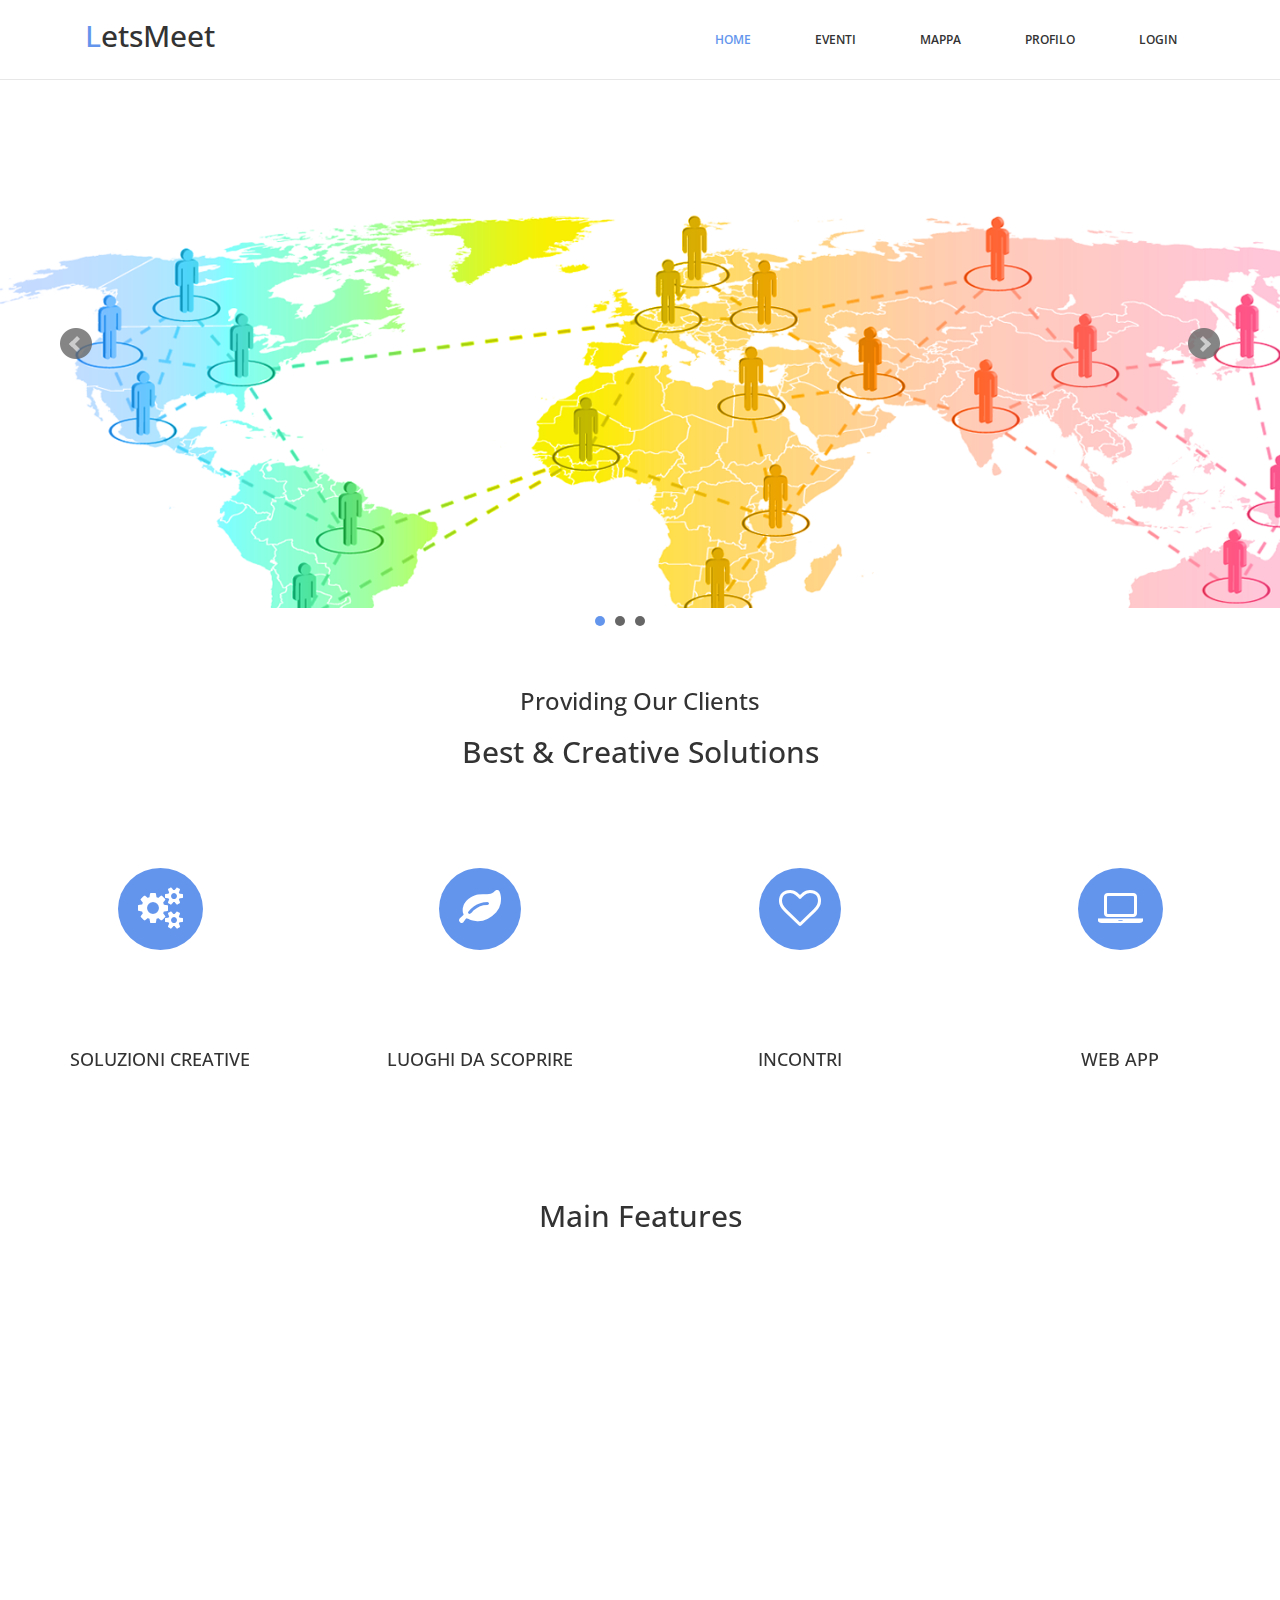
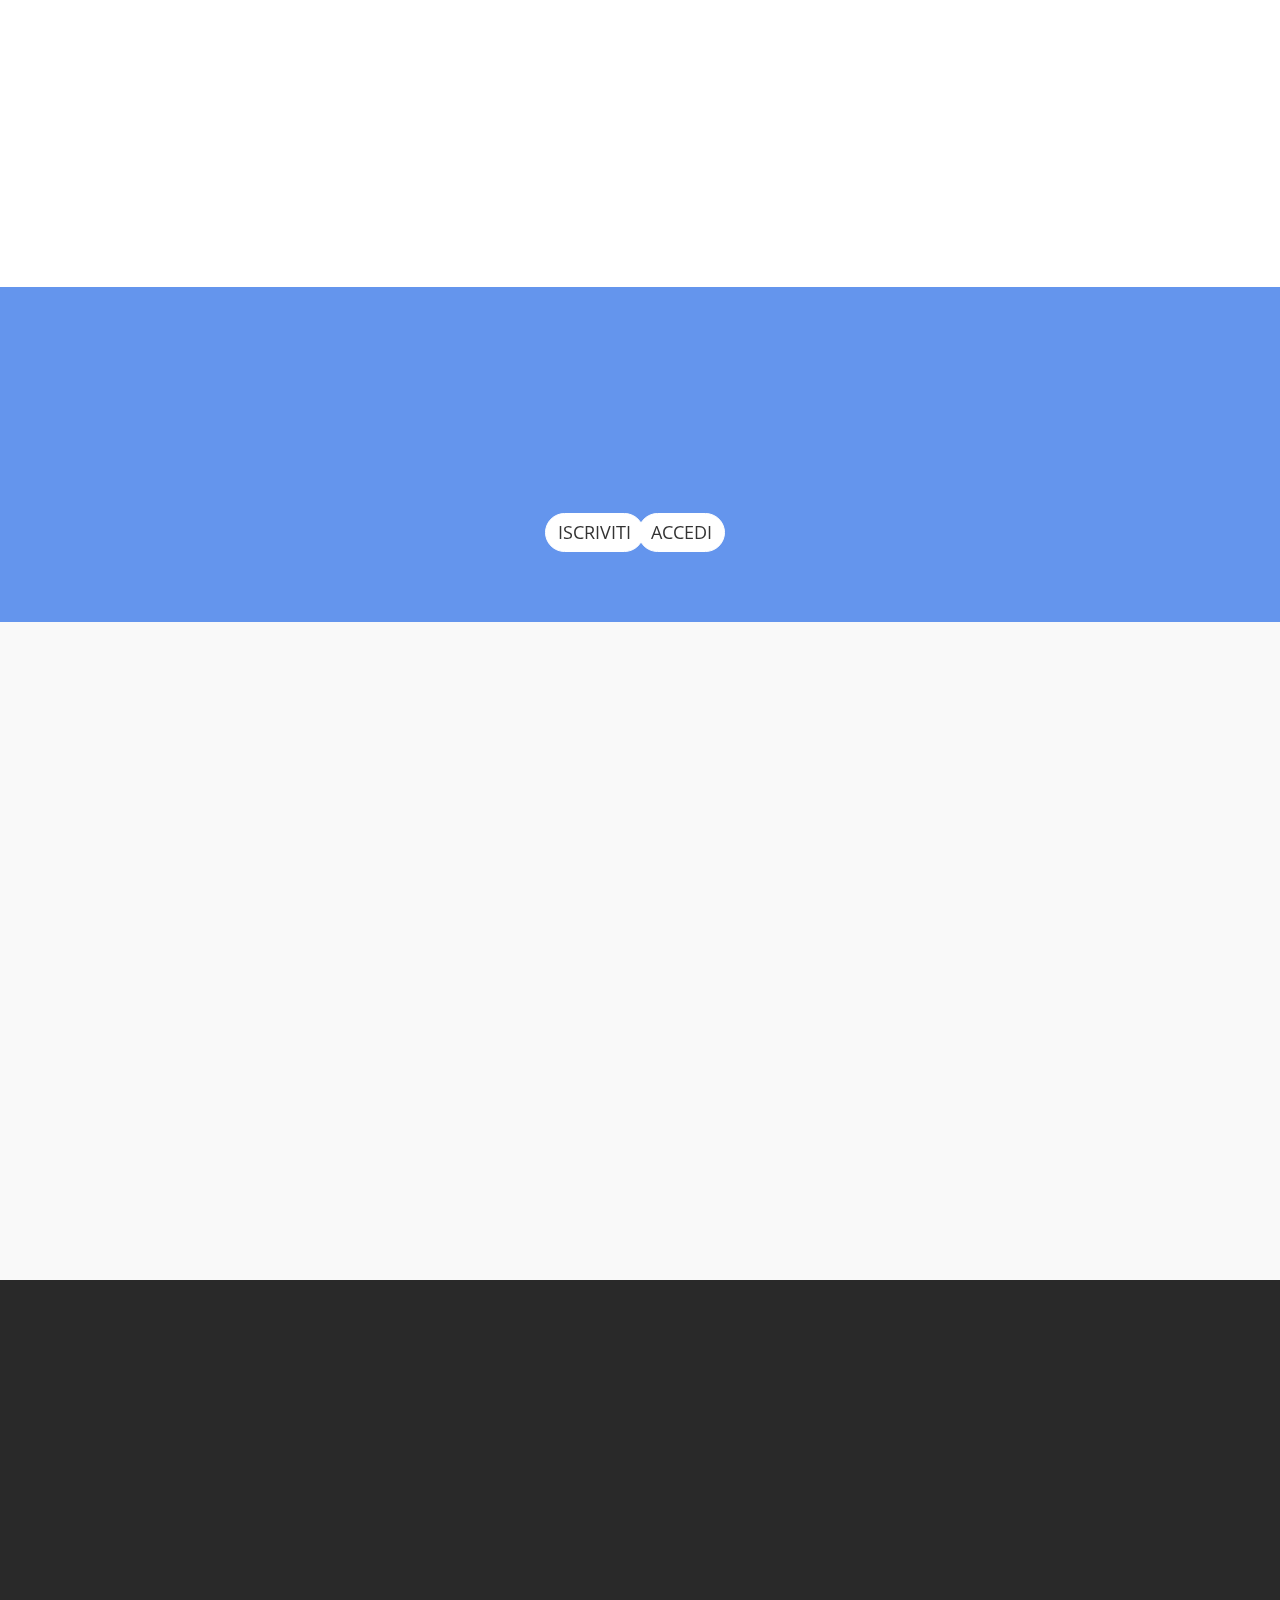
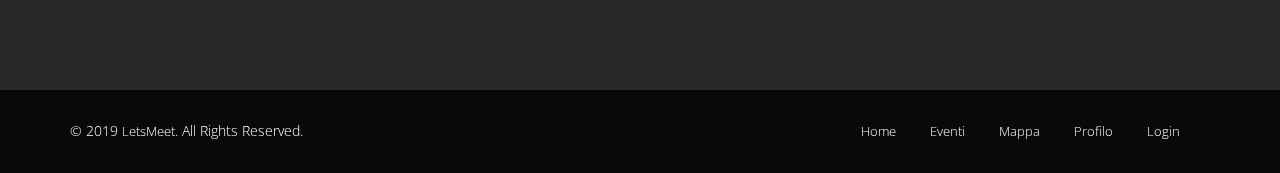
<file: workspace/LetsMeetWeb/WebContent/index.html>
<!DOCTYPE html>
<html lang="it">
  <head>
    <meta charset="utf-8">
    <meta http-equiv="X-UA-Compatible" content="IE=edge">
    <meta name="viewport" content="width=device-width, initial-scale=1">
    <title>LetsMeet - WebSite</title>

    <!-- Bootstrap -->
    <link href="css/bootstrap.min.css" rel="stylesheet">
	<link rel="stylesheet" href="css/font-awesome.min.css">
	<link rel="stylesheet" href="css/jquery.bxslider.css">
	<link rel="stylesheet" type="text/css" href="css/isotope.css" media="screen" />	
	<link rel="stylesheet" href="css/animate.css">
	<link rel="stylesheet" href="js/fancybox/jquery.fancybox.css" type="text/css" media="screen" />
	<link href="css/prettyPhoto.css" rel="stylesheet" />
	<link href="css/style.css" rel="stylesheet" />	
    <!-- HTML5 shim and Respond.js for IE8 support of HTML5 elements and media queries -->
    <!-- WARNING: Respond.js doesn't work if you view the page via file:// -->
    <!--[if lt IE 9]>
      <script src="https://oss.maxcdn.com/html5shiv/3.7.2/html5shiv.min.js"></script>
      <script src="https://oss.maxcdn.com/respond/1.4.2/respond.min.js"></script>
    <![endif]-->
  </head>
  <body>
	<header>		
		<nav class="navbar navbar-default navbar-static-top" role="navigation">
			<div class="navigation">
				<div class="container">					
					<div class="navbar-header">
						<button type="button" class="navbar-toggle collapsed" data-toggle="collapse" data-target=".navbar-collapse.collapse">
							<span class="sr-only">Toggle navigation</span>
							<span class="icon-bar"></span>
							<span class="icon-bar"></span>
							<span class="icon-bar"></span>
						</button>
						<div class="navbar-brand">
							<a href="index.html"><h1><span>L</span>etsMeet</h1></a>
						</div>
					</div>
					
					<div class="navbar-collapse collapse">							
						<div class="menu">
							<ul class="nav nav-tabs" role="tablist">
								<li role="presentation"><a href="index.html" class="active">Home</a></li>
								<li role="presentation"><a href="eventi.html">Eventi</a></li>
								<li role="presentation"><a href="blog.html">Mappa</a></li>
								<li role="presentation"><a href="userPage.html">Profilo</a></li>
								<li role="presentation"><a href="login.html">LogIn</a></li>						
							</ul>
						</div>
					</div>						
				</div>
			</div>	
		</nav>		
	</header>
   
	<div class="slider">
		<div class="img-responsive">
			<ul class="bxslider">				
				<li><img src="images/slider/1.png" alt=""/></li>								
				<li><img src="images/slider/2.jpg" alt=""/></li>	
				<li><img src="images/slider/3.jpg" alt=""/></li>			
			</ul>
		</div>	
    </div>
	
	<div class="container">
		<div class="text-center">
			<div class="wow bounceInDown" data-wow-offset="0" data-wow-delay="0.3s">
				<h3>Providing Our Clients</h3>
			</div>
			<div class="wow bounceInDown" data-wow-offset="0" data-wow-delay="0.6s">
				<h2>Best & Creative Solutions</h2>
			</div>
		</div>
	</div>
	
		<div class="box">
			<div class="wow fadeInLeft" data-wow-offset="0" data-wow-delay="0.4s">
				<div class="col-sm-3">
					<i class="fa fa-cogs fa-3x"></i>
					<h4>Soluzioni Creative</h4>
				</div>
			</div>
			<div class="wow fadeInLeft" data-wow-offset="0" data-wow-delay="0.8s">
				<div class="col-sm-3">
					<i class="fa fa-leaf fa-3x"></i>
					<h4>Luoghi da Scoprire</h4>
				</div>
			</div>
			<div class="wow fadeInRight" data-wow-offset="0" data-wow-delay="1.2s">
				<div class="col-sm-3">
					<i class="fa fa-heart-o fa-3x"></i>
					<h4>Incontri</h4>
				</div>
			</div>
			<div class="wow fadeInRight" data-wow-offset="0" data-wow-delay="1.6s">
				<div class="col-sm-3">
					<i class="fa fa-laptop fa-3x"></i>
					<h4>Web App</h4>
				</div>
			</div>
		</div>
	
	<div class="features">
		<div class="container">
			<div class="text-center">
				<div class="wow bounceInDown" data-wow-offset="0" data-wow-delay="0.3s">
					<h2>Main Features</h2>
				</div>
				<div class="wow bounceInDown" data-wow-offset="0" data-wow-delay="0.6s">
					
				</div>
			</div>
		</div>
	</div>
	
	<div class="container">
		<div class="col-lg-6 wow fadeInRight" data-wow-offset="0" data-wow-delay="0.5s">
			<img src="images/6.jpg" class="img-responsive" >
		</div>
		
		<div id="testo_mappa" class="col-lg-6 wow fadeInLeft" data-wow-offset="0" data-wow-delay="0.5s">
			<p>Crea, organizza e scopri gli eventi intorno a te attraverso la mappa di LetsMeet,
			   con la quale sarai sempre aggiornato sulle attività nella tua zona.<br></p>
			   
			   <ul class="index_category">
			   
			   		<li><a href="#">Mappa <span class="badge"></span></a></li>
			   
			   </ul>
		</div>
	</div>
	
	<div class="main-feature">
		<div class="container">
			<div class="col-md-4 wow fadeInUp" data-wow-offset="0" data-wow-delay="0.3s">
				<div class="media">
					<div class="media-left">					
						<i class="fa fa-rocket fa-3x"></i>
					</div>
					
					<div class="media-body">
						<h4 class="media-heading">Ottimizzazione</h4>
						<p>LetsMeet è ottimizzato per offrire le migliori prestazioni all'utente, in fluidità, responsività e fluidità.</p>
					</div>
				</div>
			</div>
			
			<div class="col-md-4 wow fadeInUp" data-wow-offset="0" data-wow-delay="0.6s">
				<div class="media">
					<div class="media-left">					
						<i class="fa fa-camera fa-3x"></i>
					</div>
					
					<div class="media-body">
						<h4 class="media-heading">Facile da Usare</h4>
						<p>LetsMeet è una piattaforma improntata sull'intuitività dei comandi, caratteristica che la rende piacevole da utilizzare.</p>
					</div>
				</div>
			</div>
			
			<div class="col-md-4 wow fadeInUp" data-wow-offset="0" data-wow-delay="0.9s">
				<div class="media">
					<div class="media-left">					
						<i class="fa fa-heart-o fa-3x"></i>
					</div>
					
					<div class="media-body">
						<h4 class="media-heading">Infinite Possibilità</h4>
						<p>Con LetsMeet è possibile creare qualsivoglia evento per incontrare persone, visitare posti in compagnia o semplicemente conoscersi.</p>
					</div>
				</div>
			</div>
		</div>
		
		<div class="text-center">
			<div class="wow bounceInDown" data-wow-offset="0" data-wow-delay="0.3s">
				<h2>Facilità & Supporto </h2>
			</div>
			<div class="wow bounceInUp" data-wow-offset="0" data-wow-delay="0.6s">
				<p>Organizzare eventi non è mai stato così semplice.</p>
			</div>
			
			<a href="registration.html"><button type="button" class="btn btn-default">Iscriviti</button></a>
			<a href="login.html"><button type="button" class="btn btn-default">Accedi</button></a>
		</div>	
		
	</div>
	
	<div class="about-us">
		<div class="container">
			<div class="text-center">
				<div class="wow bounceInDown" data-wow-offset="0" data-wow-delay="0.3s">
					<h3>Che Persone Siamo</h3>
				</div>
				<div class="wow bounceInDown" data-wow-offset="0" data-wow-delay="0.6s">
					<h2>Info su di Noi</h2>
				</div>
				<div class="wow fadeInRight" data-wow-offset="0" data-wow-delay="0.3s">
					<div class="col-md-3">
						<img src="images/about/man4.jpg" alt="" >
						<h3>Aiello Vittorio</h3>
						<p>Lorem ipsum dolor sit amet consectetur adipisicing eil sed deiusmod tempor</p>
					</div>
				</div>
				
				<div class="wow fadeInRight" data-wow-offset="0" data-wow-delay="0.6s">
					<div class="col-md-3">
						<img src="images/about/man2.jpg" alt="" >
						<h3>Gerardo Benevento</h3>
						<p>Lorem ipsum dolor sit amet consectetur adipisicing eil sed deiusmod tempor</p>
					</div>
				</div>
				
				<div class="wow fadeInLeft" data-wow-offset="0" data-wow-delay="0.3s">
					<div class="col-md-3">
						<img src="images/about/man3.jpg" alt="" >
						<h3>Raffaele Sansone</h3>
						<p>Lorem ipsum dolor sit amet consectetur adipisicing eil sed deiusmod tempor</p>
					</div>
				</div>
				
				<div class="wow fadeInLeft" data-wow-offset="0" data-wow-delay="0.6s">
					<div class="col-md-3">
						<img src="images/about/man4.jpg" alt="" >
						<h3>A Puttan Eva</h3>
						<p>Lorem ipsum dolor sit amet consectetur adipisicing eil sed deiusmod tempor</p>
					</div>
				</div>
			</div>	
		</div>
	</div>
	
	<footer>
		<div class="footer">
			<div class="container">
				<div class="col-md-4 wow fadeInUp" data-wow-offset="0" data-wow-delay="0.2s">
					<h2>LetsMeet</h2>
					<p>Piattaforma per la creazione di eventi
					   tramite l'utilizzo di una mappa interattiva,
					   la quale ottiene la massima precisione grazie all'utilizzo
					   di Google Maps.</p>
					
					<ul class="social-network">
						<li><a href="#" data-placement="top" title="Facebook"><i class="fa fa-facebook fa-1x"></i></a></li>
						<li><a href="#" data-placement="top" title="Twitter"><i class="fa fa-twitter fa-1x"></i></a></li>
						<li><a href="#" data-placement="top" title="Linkedin"><i class="fa fa-linkedin fa-1x"></i></a></li>
						<li><a href="#" data-placement="top" title="Pinterest"><i class="fa fa-pinterest fa-1x"></i></a></li>
						<li><a href="#" data-placement="top" title="Google plus"><i class="fa fa-google-plus fa-1x"></i></a></li>
					</ul>
				</div>
				
				<div class="col-md-4 wow fadeInUp" data-wow-offset="0" data-wow-delay="0.4s">
					<h3>EVENTI RECENTI</h3>
					<ul>
						<li>Incontro al Parco</li><hr>
						<li>Play-off Serie A2 </li><hr>
						<li>Colazione in Spiaggia </li><hr>
						<li>Gruppo di Studio</li>
					</ul>
				</div>
				
				<div class="col-md-4 wow fadeInUp" data-wow-offset="0" data-wow-delay="0.6s">
					<h3>INFO</h3>
					<ul>
						<li><i class="fa fa-home fa-2x"></i> Office # 38, Suite 254 Campus Universitario, Fisciano, SA 80053</li><hr>
						<li><i class="fa fa-phone fa-2x"></i> +38 000 129900</li><hr>
						<li><i class="fa fa-envelope fa-2x"></i> info@letsmeet.net</li>
					</ul>
				</div>
				
			</div>
		</div>
		
		<div class="sub-footer">
			<div class="container">
				<div class="row">
					<div class="col-md-6">
						&copy; 2019 <a target="_blank" href="http://LetsMeet.com/" title="LetsMeet - SiteWeb">LetsMeet</a>. All Rights Reserved.
					</div>
                    <!-- 
                        All links in the footer should remain intact. 
                        Licenseing information is available at: http://bootstraptaste.com/license/
                        You can buy this theme without footer links online at: http://bootstraptaste.com/buy/?theme=Multi
                    -->
					<div class="col-md-6">
						<ul class="pull-right">
							<li><a href="index.html">Home</a></li>
							<li><a href="eventi.html">Eventi</a></li>
							<li><a href="blog.html">Mappa</a></li>
							<li><a href="userPage.html">Profilo</a></li>
							<li><a href="login.html">Login</a></li>
						</ul>
					</div>
				</div>
				<div class="pull-right">
					<a href="#home" class="scrollup"><i class="fa fa-angle-up fa-3x"></i></a>
				</div>
			</div>
		</div>		
	</footer>
   
	
    <!-- jQuery (necessary for Bootstrap's JavaScript plugins) -->	
    <script src="js/jquery-2.1.1.min.js"></script>	
    <!-- Include all compiled plugins (below), or include individual files as needed -->
    <script src="js/bootstrap.min.js"></script>
	<script src="js/wow.min.js"></script>
	<script src="js/fancybox/jquery.fancybox.pack.js"></script>
	<script src="js/jquery.easing.1.3.js"></script>
	<script src="js/jquery.bxslider.min.js"></script>
	<script src="js/jquery.prettyPhoto.js"></script>
	<script src="js/jquery.isotope.min.js"></script> 
	<script src="js/functions.js"></script>
	<script>
	wow = new WOW(
	 {
	
		}	) 
		.init();
	</script>
	
  </body>
</html>
</file>
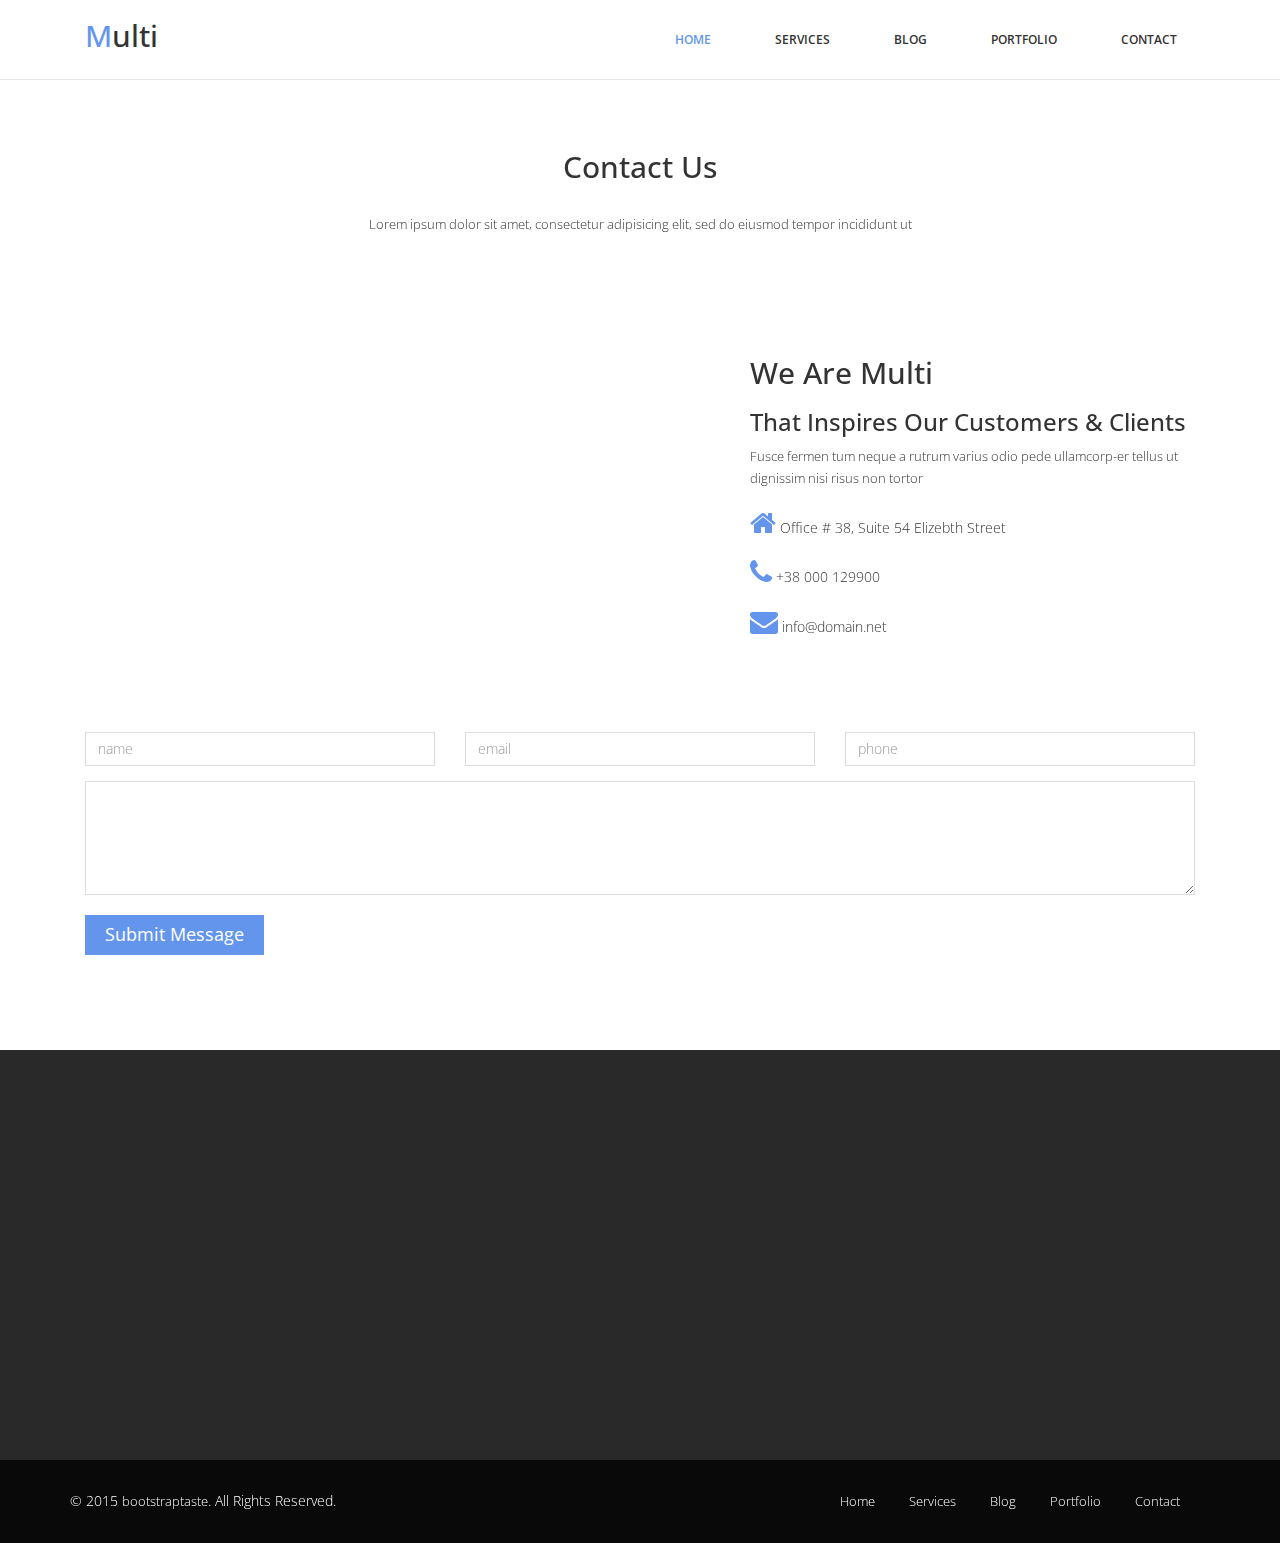
<file: workspace/LetsMeetWeb/WebContent/contact.html>
<!DOCTYPE html>
<html lang="en">
  <head>
    <meta charset="utf-8">
    <meta http-equiv="X-UA-Compatible" content="IE=edge">
    <meta name="viewport" content="width=device-width, initial-scale=1">
    <title>Multi-purpose theme</title>

    <!-- Bootstrap -->
    <link href="css/bootstrap.min.css" rel="stylesheet">
	<link rel="stylesheet" href="css/font-awesome.min.css">
	<link rel="stylesheet" href="css/jquery.bxslider.css">
	<link rel="stylesheet" type="text/css" href="css/isotope.css" media="screen" />	
	<link rel="stylesheet" href="css/animate.css">
	<link rel="stylesheet" href="js/fancybox/jquery.fancybox.css" type="text/css" media="screen" />
	<link href="css/prettyPhoto.css" rel="stylesheet">
	<link href="css/style.css" rel="stylesheet">	
    <!-- HTML5 shim and Respond.js for IE8 support of HTML5 elements and media queries -->
    <!-- WARNING: Respond.js doesn't work if you view the page via file:// -->
    <!--[if lt IE 9]>
      <script src="https://oss.maxcdn.com/html5shiv/3.7.2/html5shiv.min.js"></script>
      <script src="https://oss.maxcdn.com/respond/1.4.2/respond.min.js"></script>
    <![endif]-->
  </head>
  <body>
	<header>		
		<nav class="navbar navbar-default navbar-static-top" role="navigation">
			<div class="navigation">
				<div class="container">					
					<div class="navbar-header">
						<button type="button" class="navbar-toggle collapsed" data-toggle="collapse" data-target=".navbar-collapse.collapse">
							<span class="sr-only">Toggle navigation</span>
							<span class="icon-bar"></span>
							<span class="icon-bar"></span>
							<span class="icon-bar"></span>
						</button>
						<div class="navbar-brand">
							<a href="index.html"><h1><span>M</span>ulti</h1></a>
						</div>
					</div>
					
					<div class="navbar-collapse collapse">							
						<div class="menu">
							<ul class="nav nav-tabs" role="tablist">
								<li role="presentation"><a href="index.html" class="active">Home</a></li>
								<li role="presentation"><a href="services.html">Services</a></li>
								<li role="presentation"><a href="blog.html">Blog</a></li>
								<li role="presentation"><a href="portfolio.html">Portfolio</a></li>
								<li role="presentation"><a href="contact.html">Contact</a></li>						
							</ul>
						</div>
					</div>						
				</div>
			</div>	
		</nav>		
	</header>
	
	<div class="contact">
		<div class="container">
			<div class="text-center">
				<div class="wow bounceInDown" data-wow-offset="0" data-wow-delay="0.3s">
					<h2>Contact Us</h2>					
				</div>
				<div class="wow bounceInDown" data-wow-offset="0" data-wow-delay="0.6s">
					<p>Lorem ipsum dolor sit amet, consectetur adipisicing elit, sed do eiusmod tempor incididunt ut</p>
				</div>
			</div>
		</div>
	</div>
	
	<div class="container">
		<div class="col-md-7">
			<div class="map">				
				<iframe src="https://maps.google.com/maps?f=q&amp;source=s_q&amp;hl=en&amp;geocode=&amp;q=Kuningan,+Jakarta+Capital+Region,+Indonesia&amp;aq=3&amp;oq=kuningan+&amp;sll=37.0625,-95.677068&amp;sspn=37.410045,86.572266&amp;ie=UTF8&amp;hq=&amp;hnear=Kuningan&amp;t=m&amp;z=14&amp;ll=-6.238824,106.830177&amp;output=embed">
				</iframe>	
			</div>
		</div>
		
		<div class="contact-info">
			<div class="col-md-5">
				<h2>We Are Multi</h2>
				<h3>That Inspires Our Customers & Clients</h3>
				<p>Fusce fermen tum neque a rutrum varius odio pede 
				ullamcorp-er tellus ut dignissim nisi risus non tortor</p>
				<ul>
					<li><i class="fa fa-home fa-2x"></i> Office # 38, Suite 54 Elizebth Street</li>
					<li><i class="fa fa-phone fa-2x"></i> +38 000 129900</li>
					<li><i class="fa fa-envelope fa-2x"></i> info@domain.net</li>
				</ul>
			</div>
		</div>
	</div>
	
	<div class="contact-form">
		<div class="container">
			<div class="col-md-4">
				<div class="form-group">
					<input type="email" class="form-control" id="exampleInputName" placeholder="name">
				</div>
			</div>
			<div class="col-md-4">
				<div class="form-group">
					<input type="email" class="form-control" id="exampleInputEmail1" placeholder="email">
				</div>
			</div>
			<div class="col-md-4">
				<div class="form-group">
					<input type="email" class="form-control" id="exampleInputPhone" placeholder="phone">
				</div>
			</div>
		</div>
		
		<div class="container">
			<div class="col-lg-12">				
				<textarea class="form-control" rows="5"></textarea>			
				<div class="form-group">
					<button type="submit" name="submit" class="btn btn-primary btn-lg" required="required">Submit Message</button>
				</div>
			</div>
		</div>
		
	</div>
	
	<footer>
		<div class="footer">
			<div class="container">
				<div class="col-md-4 wow fadeInUp" data-wow-offset="0" data-wow-delay="0.2s">
					<h2>Multi</h2>
					<p>In a elit in lorem congue varius. Sed nec arcu.
					Etiam sit amet augue.
					Fusce fermen tum neque a rutrum varius odio pede 
					ullamcorp-er tellus ut dignissim nisi risus non tortor.
					Aliquam mollis neque.</p>
					
					<ul class="social-network">
						<li><a href="#" data-placement="top" title="Facebook"><i class="fa fa-facebook fa-1x"></i></a></li>
						<li><a href="#" data-placement="top" title="Twitter"><i class="fa fa-twitter fa-1x"></i></a></li>
						<li><a href="#" data-placement="top" title="Linkedin"><i class="fa fa-linkedin fa-1x"></i></a></li>
						<li><a href="#" data-placement="top" title="Pinterest"><i class="fa fa-pinterest fa-1x"></i></a></li>
						<li><a href="#" data-placement="top" title="Google plus"><i class="fa fa-google-plus fa-1x"></i></a></li>
					</ul>
				</div>
				
				<div class="col-md-4 wow fadeInUp" data-wow-offset="0" data-wow-delay="0.4s">
					<h3>RECENT POSTS</h3>
					<ul>
						<li>Awesome Design with Overviews</li><hr>
						<li>Great Design with Features </li><hr>
						<li>Limitless functions & Works </li><hr>
						<li>Multi is simple and clean design</li>
					</ul>
				</div>
				
				<div class="col-md-4 wow fadeInUp" data-wow-offset="0" data-wow-delay="0.6s">
					<h3>CONTACT INFO</h3>
					<ul>
						<li><i class="fa fa-home fa-2x"></i> Office # 38, Suite 54 Elizebth Street, Victoria State Newyork, USA 33026</li><hr>
						<li><i class="fa fa-phone fa-2x"></i> +38 000 129900</li><hr>
						<li><i class="fa fa-envelope fa-2x"></i> info@domain.net</li>
					</ul>
				</div>
				
			</div>
		</div>
		
		<div class="sub-footer">
			<div class="container">
				<div class="row">
					<div class="col-md-6">
						&copy; 2015 <a target="_blank" href="http://bootstraptaste.com/" title="Free Twitter Bootstrap WordPress Themes and HTML templates">bootstraptaste</a>. All Rights Reserved.
					</div>
                    <!-- 
                        All links in the footer should remain intact. 
                        Licenseing information is available at: http://bootstraptaste.com/license/
                        You can buy this theme without footer links online at: http://bootstraptaste.com/buy/?theme=Multi
                    -->
					<div class="col-md-6">
						<ul class="pull-right">
							<li><a href="#">Home</a></li>
							<li><a href="#">Services</a></li>
							<li><a href="#">Blog</a></li>
							<li><a href="#">Portfolio</a></li>
							<li><a href="#">Contact</a></li>
						</ul>
					</div>
				</div>
				<div class="pull-right">
					<a href="#home" class="scrollup"><i class="fa fa-angle-up fa-3x"></i></a>
				</div>
			</div>
		</div>
	</footer>
   
	
    <!-- jQuery (necessary for Bootstrap's JavaScript plugins) -->	
    <script src="js/jquery-2.1.1.min.js"></script>	
    <!-- Include all compiled plugins (below), or include individual files as needed -->
    <script src="js/bootstrap.min.js"></script>
	<script src="js/wow.min.js"></script>
	<script src="js/fancybox/jquery.fancybox.pack.js"></script>
	<script src="js/jquery.easing.1.3.js"></script>
	<script src="js/jquery.bxslider.min.js"></script>
	<script src="js/jquery.prettyPhoto.js"></script>
	<script src="js/jquery.isotope.min.js"></script> 
	<script src="js/functions.js"></script>
	<script>
	wow = new WOW(
	 {
	
		}	) 
		.init();
	</script>
	
  </body>
</html>
</file>
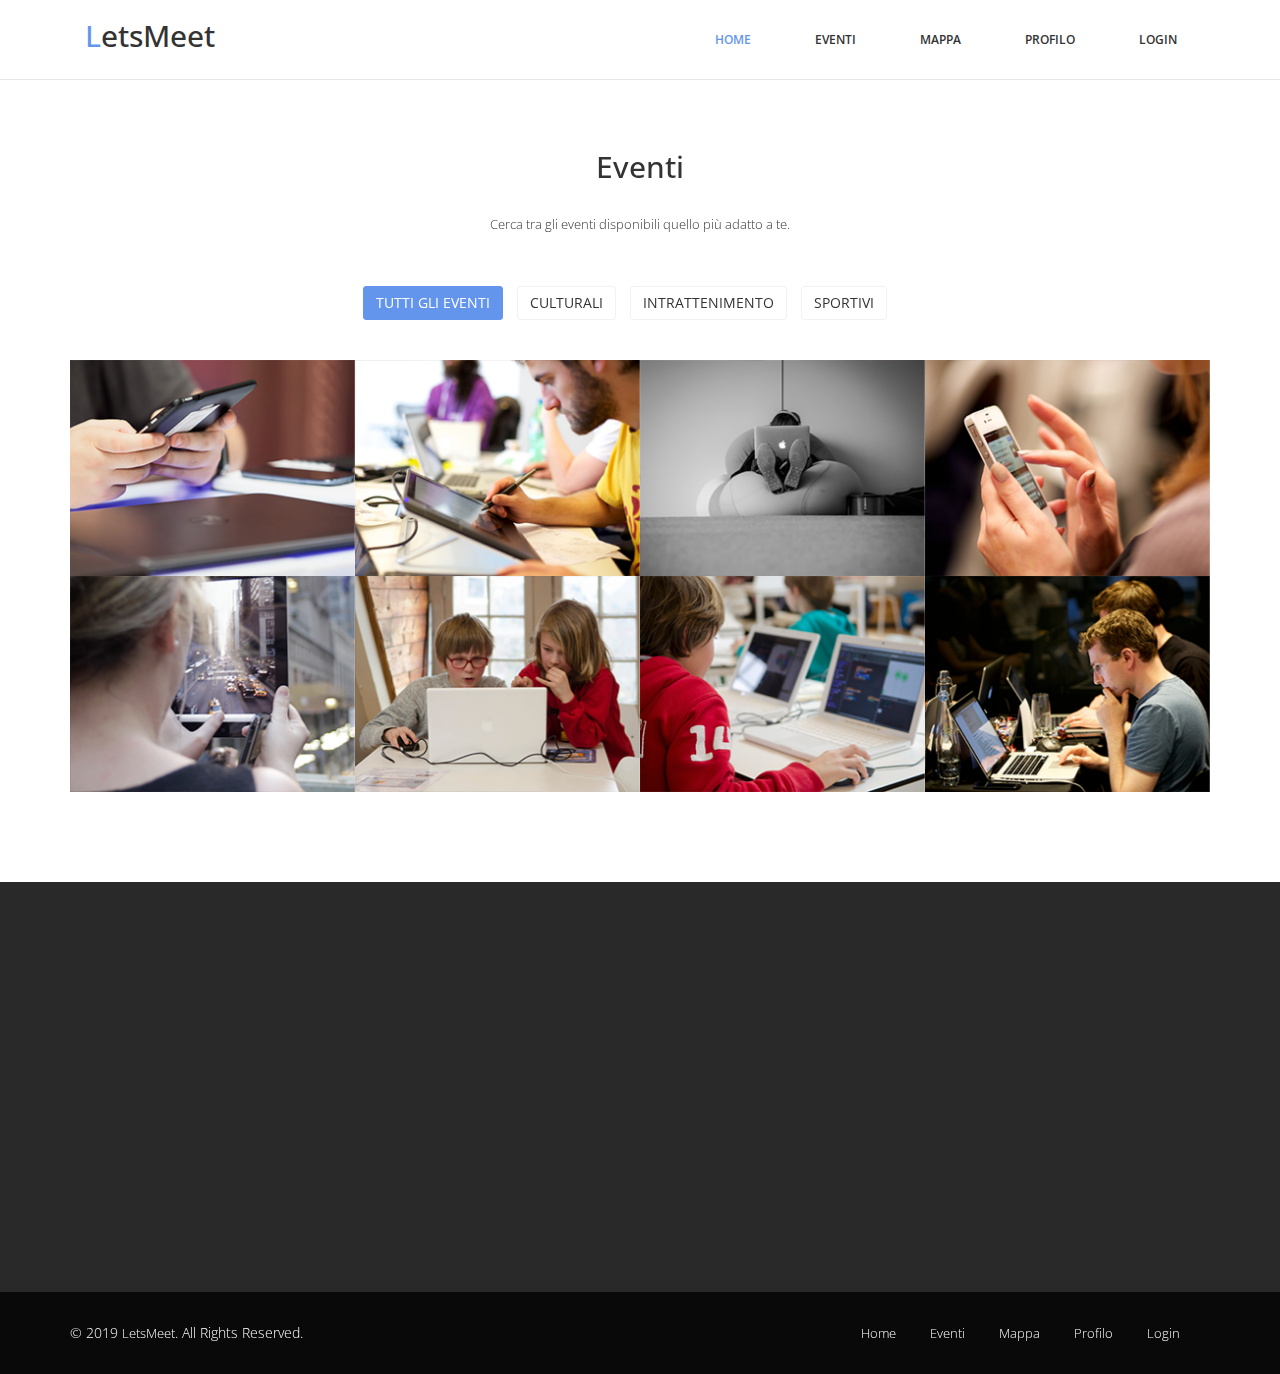
<file: workspace/LetsMeetWeb/WebContent/eventi.html>
<!DOCTYPE html>
<html lang="it">
  <head>
    <meta charset="utf-8">
    <meta http-equiv="X-UA-Compatible" content="IE=edge">
    <meta name="viewport" content="width=device-width, initial-scale=1">
    <title>LetsMeet - Eventi</title>

    <!-- Bootstrap -->
    <link href="css/bootstrap.min.css" rel="stylesheet">
	<link rel="stylesheet" href="css/font-awesome.min.css">
	<link rel="stylesheet" href="css/jquery.bxslider.css">
	<link rel="stylesheet" type="text/css" href="css/isotope.css" media="screen" />	
	<link rel="stylesheet" href="css/animate.css">
	<link rel="stylesheet" href="js/fancybox/jquery.fancybox.css" type="text/css" media="screen" />
	<link href="css/prettyPhoto.css" rel="stylesheet">
	<link href="css/style.css" rel="stylesheet">	
    <!-- HTML5 shim and Respond.js for IE8 support of HTML5 elements and media queries -->
    <!-- WARNING: Respond.js doesn't work if you view the page via file:// -->
    <!--[if lt IE 9]>
      <script src="https://oss.maxcdn.com/html5shiv/3.7.2/html5shiv.min.js"></script>
      <script src="https://oss.maxcdn.com/respond/1.4.2/respond.min.js"></script>
    <![endif]-->
  </head>
  <body>
	<header>		
		<nav class="navbar navbar-default navbar-static-top" role="navigation">
			<div class="navigation">
				<div class="container">					
					<div class="navbar-header">
						<button type="button" class="navbar-toggle collapsed" data-toggle="collapse" data-target=".navbar-collapse.collapse">
							<span class="sr-only">Toggle navigation</span>
							<span class="icon-bar"></span>
							<span class="icon-bar"></span>
							<span class="icon-bar"></span>
						</button>
						<div class="navbar-brand">
							<a href="index.html"><h1><span>L</span>etsMeet</h1></a>
						</div>
					</div>
					
					<div class="navbar-collapse collapse">							
						<div class="menu">
							<ul class="nav nav-tabs" role="tablist">
								<li role="presentation"><a href="index.html" class="active">Home</a></li>
								<li role="presentation"><a href="eventi.html">Eventi</a></li>
								<li role="presentation"><a href="blog.html">Mappa</a></li>
								<li role="presentation"><a href="userPage.html">Profilo</a></li>
								<li role="presentation"><a href="login.html">Login</a></li>						
							</ul>
						</div>
					</div>						
				</div>
			</div>	
		</nav>		
	</header>
   
	<section id="portfolio">
        <div class="container">
			<div class="col-lg-12">
				<div class="text-center">
					<div class="wow bounceInDown" data-wow-offset="0" data-wow-delay="0.3s">
						<h2>Eventi</h2>					
					</div>
					<div class="wow bounceInDown" data-wow-offset="0" data-wow-delay="0.6s">
						<p>Cerca tra gli eventi disponibili quello più adatto a te.</p>
					</div>
				</div>
			

				<ul class="portfolio-filter text-center">
					<li><a class="btn btn-default active" href="#" data-filter="*">Tutti gli Eventi</a></li>
					<li><a class="btn btn-default" href="#" data-filter=".bootstrap">Culturali</a></li>
					<li><a class="btn btn-default" href="#" data-filter=".html">Intrattenimento</a></li>
					<li><a class="btn btn-default" href="#" data-filter=".wordpress">Sportivi</a></li>
				</ul><!--/#portfolio-filter-->

				<div class="row">
					<div class="portfolio-items">
						<div class="portfolio-item apps col-xs-12 col-sm-4 col-md-3">
							<div class="recent-work-wrap">
								<img class="img-responsive" src="images/portfolio/recent/item1.png" alt="">
								<div class="overlay">
									<div class="recent-work-inner">
										<h3><a href="#">Gruppo di Studio</a></h3>
										<p>Cercasi ragazzi per prepare esami universitari del terzo anni di Informatica.</p>
										<a class="preview" href="images/portfolio/full/item1.png" rel="prettyPhoto"><i class="fa fa-eye"></i> Visualizza</a>
									</div> 
								</div>
							</div>
						</div><!--/.portfolio-item-->

						<div class="portfolio-item joomla bootstrap col-xs-12 col-sm-4 col-md-3">
							<div class="recent-work-wrap">
								<img class="img-responsive" src="images/portfolio/recent/item2.png" alt="">
								<div class="overlay">
									<div class="recent-work-inner">
										<h3><a href="#">Museo Gratis!</a></h3>
										<p>Museo arte moderna di Napoli. Ingresso gratuito la prima Domenica del mese.</p>
										<a class="preview" href="images/portfolio/full/item2.png" rel="prettyPhoto"><i class="fa fa-eye"></i> Visualizza</a>
									</div> 
								</div>
							</div>          
						</div><!--/.portfolio-item-->

						<div class="portfolio-item bootstrap wordpress col-xs-12 col-sm-4 col-md-3">
							<div class="recent-work-wrap">
								<img class="img-responsive" src="images/portfolio/recent/item3.png" alt="">
								<div class="overlay">
									<div class="recent-work-inner">
										<h3><a href="#">Pompei di Notte</a></h3>
										<p>Scavi Pompeani aperti al pubblico di notte.</p>
										<a class="preview" href="images/portfolio/full/item3.png" rel="prettyPhoto"><i class="fa fa-eye"></i> Visualizza</a>
									</div> 
								</div>
							</div>        
						</div><!--/.portfolio-item-->

						<div class="portfolio-item joomla wordpress apps col-xs-12 col-sm-4 col-md-3">
							<div class="recent-work-wrap">
								<img class="img-responsive" src="images/portfolio/recent/item4.png" alt="">
								<div class="overlay">
									<div class="recent-work-inner">
										<h3><a href="#">Play-off Serie A2</a></h3>
										<p>Match di pallavolo valido per il passaggio di categoria.</p>
										<a class="preview" href="images/portfolio/full/item4.png" rel="prettyPhoto"><i class="fa fa-eye"></i> Visualizza</a>
									</div> 
								</div>
							</div>           
						</div><!--/.portfolio-item-->
			  
						<div class="portfolio-item joomla html bootstrap col-xs-12 col-sm-4 col-md-3">
							<div class="recent-work-wrap">
								<img class="img-responsive" src="images/portfolio/recent/item5.png" alt="">
								<div class="overlay">
									<div class="recent-work-inner">
										<h3><a href="#">Napoli Sotterranea</a></h3>
										<p>Visita guidata alla Napoli sotterranea.</p>
										<a class="preview" href="images/portfolio/full/item5.png" rel="prettyPhoto"><i class="fa fa-eye"></i> Visualizza</a>
									</div> 
								</div>
							</div>      
						</div><!--/.portfolio-item-->

						<div class="portfolio-item wordpress html apps col-xs-12 col-sm-4 col-md-3">
							<div class="recent-work-wrap">
								<img class="img-responsive" src="images/portfolio/recent/item6.png" alt="">
								<div class="overlay">
									<div class="recent-work-inner">
										<h3><a href="#">Colazione in Spiaggia</a></h3>
										<p>Colazione organizzata in spiaggia sul lungomare di Salerno.</p>
										<a class="preview" href="images/portfolio/full/item6.png" rel="prettyPhoto"><i class="fa fa-eye"></i> Visualizza</a>
									</div> 
								</div>
							</div>         
						</div><!--/.portfolio-item-->

						<div class="portfolio-item wordpress html col-xs-12 col-sm-4 col-md-3">
							<div class="recent-work-wrap">
								<img class="img-responsive" src="images/portfolio/recent/item7.png" alt="">
								<div class="overlay">
									<div class="recent-work-inner">
										<h3><a href="#">Torneo Calcio a 5</a></h3>
										<p>Cercasi squadre per partecipare ad un torneo di calcio a 5 con ricchi premi finali.</p>
										<a class="preview" href="images/portfolio/full/item7.png" rel="prettyPhoto"><i class="fa fa-eye"></i> Visualizza</a>
									</div> 
								</div>
							</div>          
						</div><!--/.portfolio-item-->

						<div class="portfolio-item wordpress html bootstrap col-xs-12 col-sm-4 col-md-3">
							<div class="recent-work-wrap">
								<img class="img-responsive" src="images/portfolio/recent/item8.png" alt="">
								<div class="overlay">
									<div class="recent-work-inner">
										<h3><a href="#">EA Sports</a></h3>
										<p>Torneo di Fifa19 con ricchi premi finali.</p>
										<a class="preview" href="images/portfolio/full/item8.png" rel="prettyPhoto"><i class="fa fa-eye"></i> Visualizza</a>
									</div> 
								</div>
							</div>          
						</div><!--/.portfolio-item-->
					</div>
				</div>
			</div>
        </div>
    </section><!--/#portfolio-item-->
		
	<footer>
		<div class="footer">
			<div class="container">
				<div class="col-md-4 wow fadeInUp" data-wow-offset="0" data-wow-delay="0.2s">
					<h2>LetsMeet</h2>
					<p>Piattaforma per la creazione di eventi
					   tramite l'utilizzo di una mappa interattiva,
					   la quale ottiene la massima precisione grazie all'utilizzo
					   di Google Maps.</p>
					
					<ul class="social-network">
						<li><a href="#" data-placement="top" title="Facebook"><i class="fa fa-facebook fa-1x"></i></a></li>
						<li><a href="#" data-placement="top" title="Twitter"><i class="fa fa-twitter fa-1x"></i></a></li>
						<li><a href="#" data-placement="top" title="Linkedin"><i class="fa fa-linkedin fa-1x"></i></a></li>
						<li><a href="#" data-placement="top" title="Pinterest"><i class="fa fa-pinterest fa-1x"></i></a></li>
						<li><a href="#" data-placement="top" title="Google plus"><i class="fa fa-google-plus fa-1x"></i></a></li>
					</ul>
				</div>
				
				<div class="col-md-4 wow fadeInUp" data-wow-offset="0" data-wow-delay="0.4s">
					<h3>EVENTI RECENTI</h3>
					<ul>
						<li>Incontro al Parco</li><hr>
						<li>Play-off Serie A2 </li><hr>
						<li>Colazione in Spiaggia </li><hr>
						<li>Gruppo di Studio</li>
					</ul>
				</div>
				
				<div class="col-md-4 wow fadeInUp" data-wow-offset="0" data-wow-delay="0.6s">
					<h3>INFO</h3>
					<ul>
						<li><i class="fa fa-home fa-2x"></i>  Office # 38, Suite 254 Campus Universitario, Fisciano, SA 80053</li><hr>
						<li><i class="fa fa-phone fa-2x"></i> +38 000 129900</li><hr>
						<li><i class="fa fa-envelope fa-2x"></i> info@letsmeet.net</li>
					</ul>
				</div>
				
			</div>
		</div>
		
		<div class="sub-footer">
			<div class="container">
				<div class="row">
					<div class="col-md-6">
						&copy; 2019 <a target="_blank" href="http://letsmeet.com/" title="LetsMeet">LetsMeet</a>. All Rights Reserved.
					</div>
                    <!-- 
                        All links in the footer should remain intact. 
                        Licenseing information is available at: http://bootstraptaste.com/license/
                        You can buy this theme without footer links online at: http://bootstraptaste.com/buy/?theme=Multi
                    -->
					<div class="col-md-6">
						<ul class="pull-right">
							<li><a href="index.html">Home</a></li>
							<li><a href="eventi.html">Eventi</a></li>
							<li><a href="blog.html">Mappa</a></li>
							<li><a href="userPage.html">Profilo</a></li>
							<li><a href="login.html">Login</a></li>
						</ul>
					</div>
				</div>
				<div class="pull-right">
					<a href="#home" class="scrollup"><i class="fa fa-angle-up fa-3x"></i></a>
				</div>
			</div>
		</div>
	</footer>
   
	
    <!-- jQuery (necessary for Bootstrap's JavaScript plugins) -->	
    <script src="js/jquery-2.1.1.min.js"></script>	
    <!-- Include all compiled plugins (below), or include individual files as needed -->
    <script src="js/bootstrap.min.js"></script>
	<script src="js/wow.min.js"></script>
	<script src="js/fancybox/jquery.fancybox.pack.js"></script>
	<script src="js/jquery.easing.1.3.js"></script>
	<script src="js/jquery.bxslider.min.js"></script>
	<script src="js/jquery.prettyPhoto.js"></script>
	<script src="js/jquery.isotope.min.js"></script> 
	<script src="js/functions.js"></script>
	<script>
	wow = new WOW(
	 {
	
		}	) 
		.init();
	</script>
	
  </body>
</html>
</file>
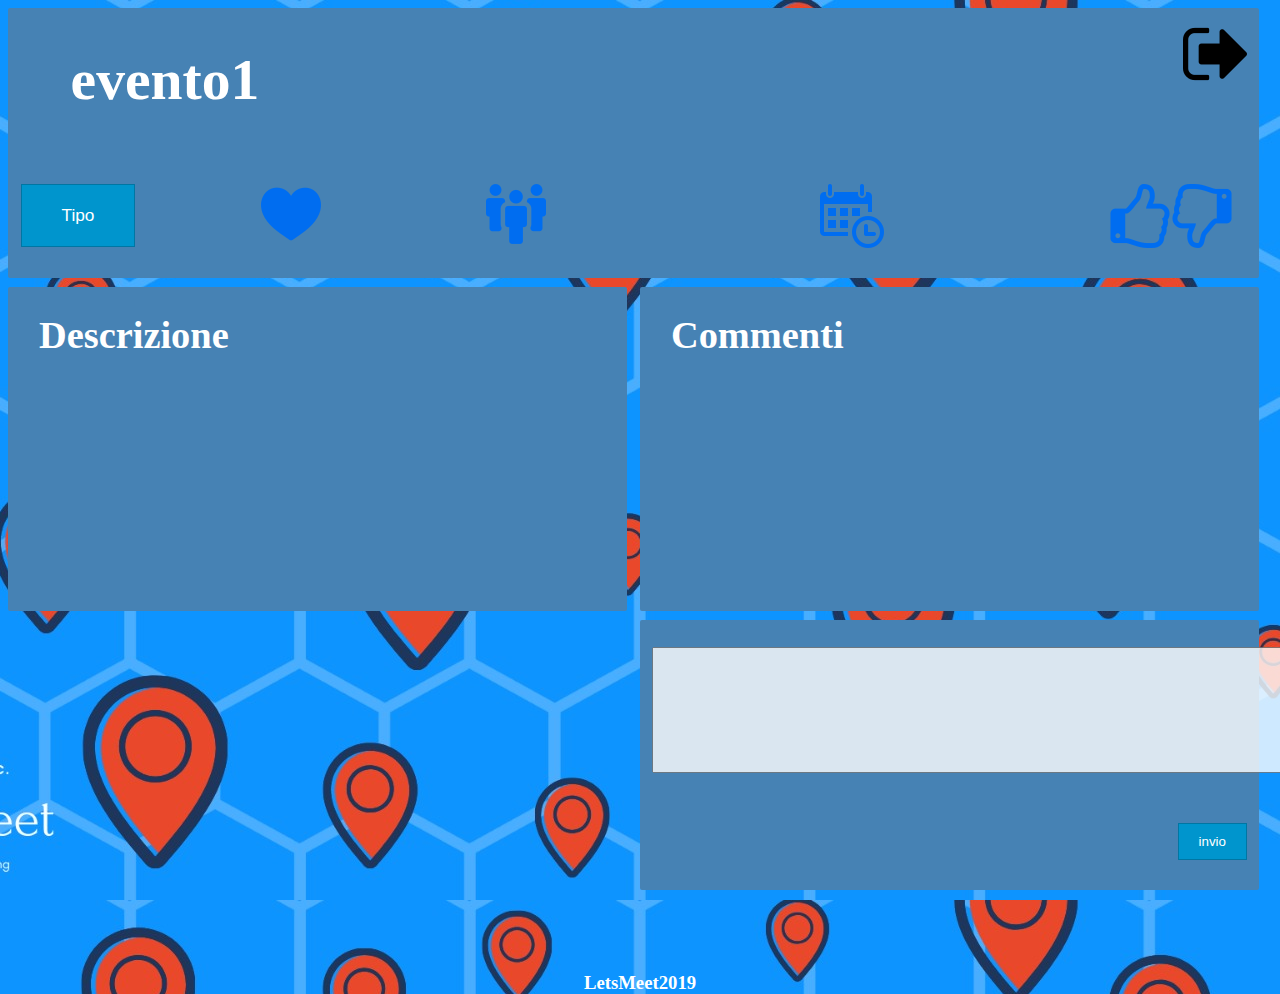
<file: workspace/LetsMeetWeb/WebContent/infoEvento.html>
<!DOCTYPE html>
<html>

	<head>
		<meta charset="	UTF-8">
		<link href="css/infoEvento.css" rel="stylesheet" type="text/css">
		<title>Info</title>
	</head>
	
		<body>
			
			<div id="container">
			
					<div id="container_event1">
					
						<h1>evento1</h1>
						
						<button id="tipo">Tipo</button>
						
						<a href="event.html"><img id="back" alt="freccia" src="images/sign-out-option.png"></a>
						
						<img id="calendar" alt="calendario" src="images/calendar-with-a-clock-time-tools.png">
						
						<img id="like" alt="pollice" src="images/thumbs-up.png">
						
						<img id="dislike" class="ruota180" alt="pollice" src="images/thumbs-up.png">
						
						<img id="heart"alt="cuore" src="images/like-of-filled-heart.png">
						
						<img id="partecipanti"alt="people" src="images/team.png">
				
				</div>
				
				<div id="descrizione">
						
						<h1>Descrizione</h1>
				
				</div>
				
				<div id="visualizza_commenti">
					
						<h1>Commenti</h1>
				</div>
				
				<div id="scrivi_commento">
				
						<button id="pulsante1">invio</button>
				
						<form name="casellaTesto">
						
								<input type="text" name="comment" size="107" maxlength="100">
						
						</form>
				
				</div>
				
				<footer>
				
					<h3>LetsMeet2019</h3>
				
				</footer>
			
			</div>
			
		</body>
</html>
</file>
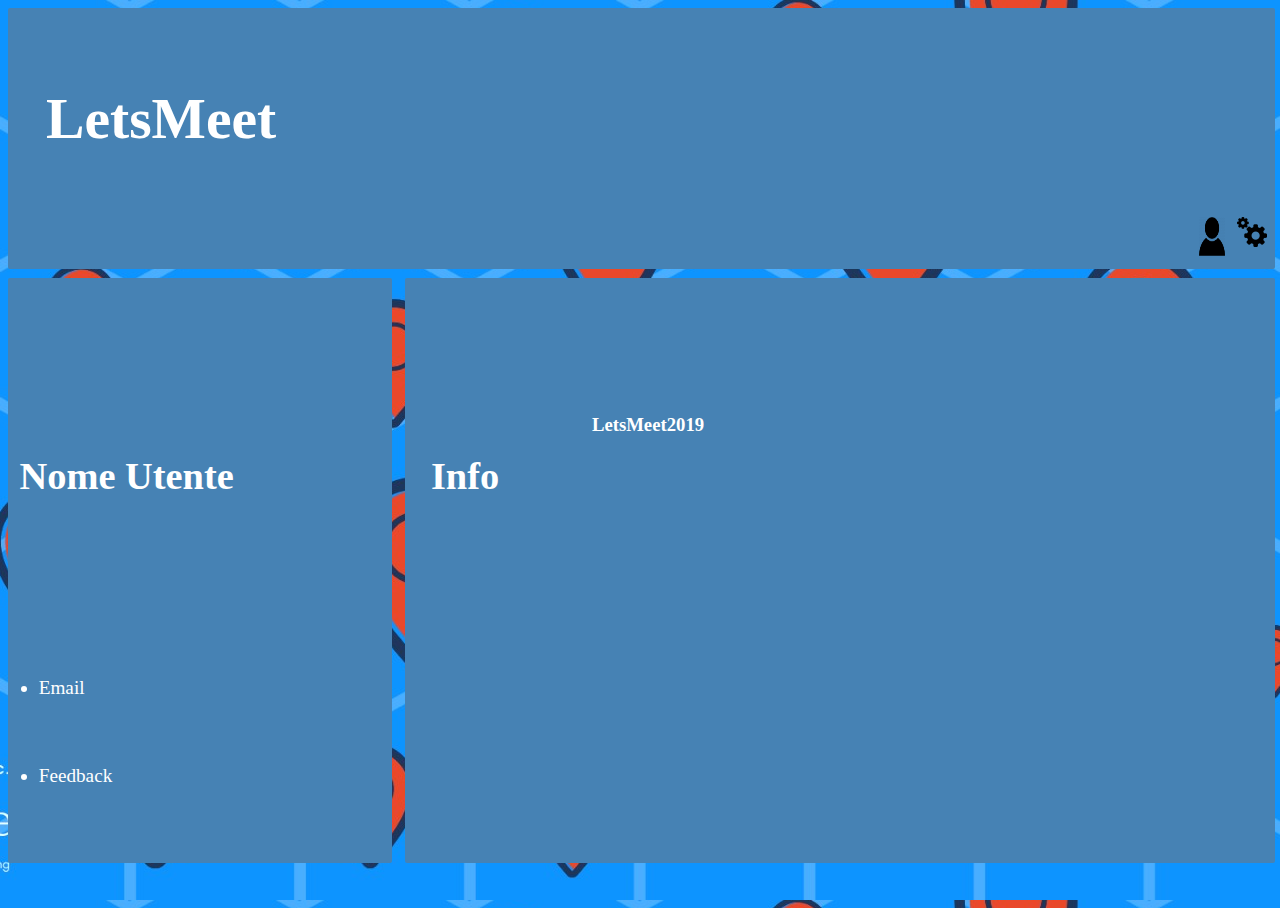
<file: workspace/LetsMeetWeb/WebContent/profilo.html>
<!DOCTYPE html>

<html>

		<head>
		
			<meta charset="UTF-8">
			<link href="css/profilo.css" rel="stylesheet" type="text/css">
			<title>Insert title here</title>
			
		</head>
		
			<body>
			
				<div id="container">
			
						<div id="header">
					
							<h1><a href="homePage.html">LetsMeet</a></h1> 
							
							<a href="profilo.html"><img id="profilo" alt="profilo" src="images/profilo.png"></a> 
							
							<a href="impostazioni.html"><img id="settings" alt="settings" src="images/two-cogwheels-configuration-interface-symbol.png"></a>
							
				
						</div>
						
						<div id="container_profilo">
						
								<h1>Nome Utente</h1>
								
								<ul>
									<li id="list1">
									
										<p>Feedback</p>
										
											<li id="list2">
											
												<p>Email</p>
												
											</li>
									
								</ul>
						
						</div>
						
						<div id="container_info">
						
								<h1>Info</h1>
						
						</div>
						
						<footer>
				
							<h3>LetsMeet2019</h3>
				
						</footer>
						
				</div>

			</body>
</html>
</file>
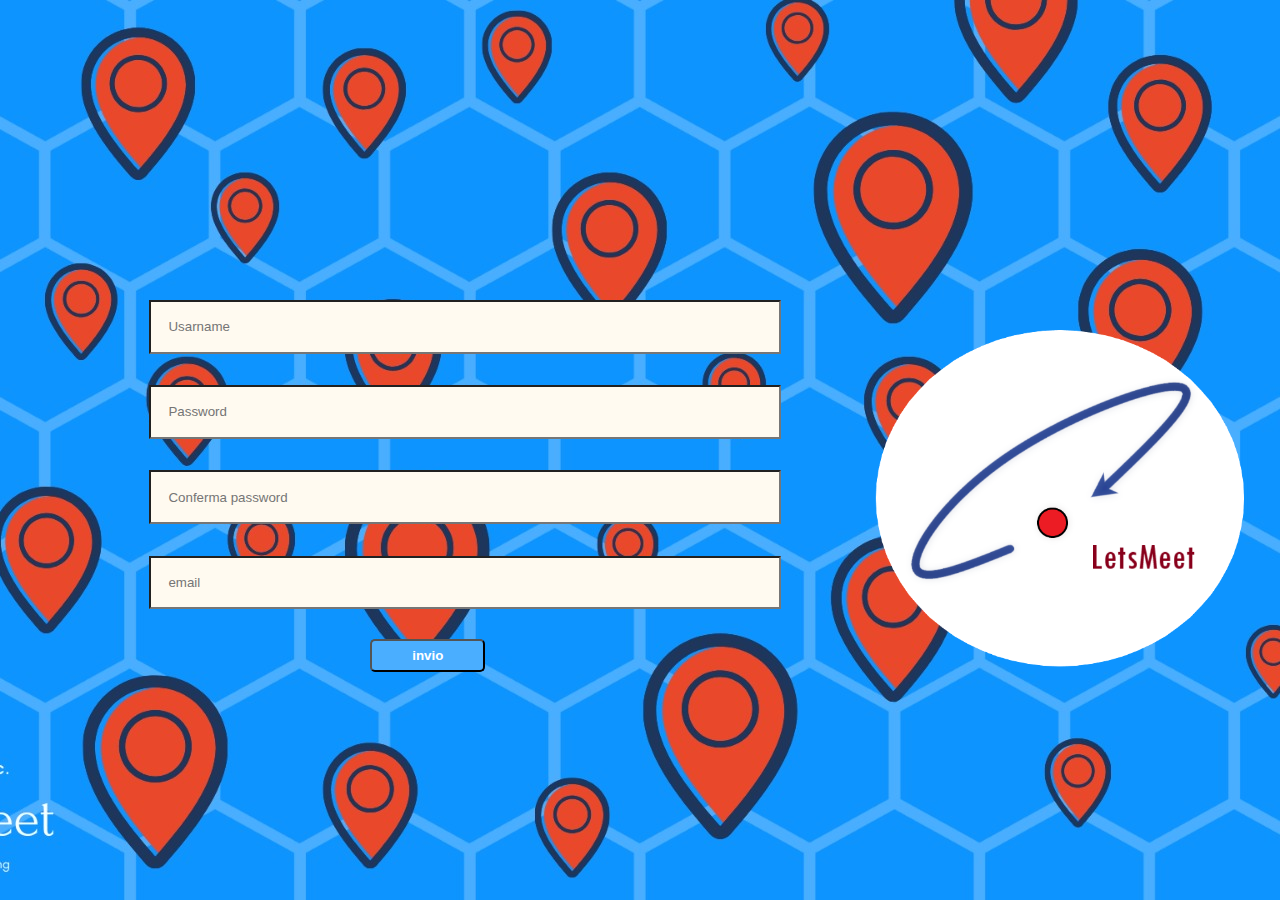
<file: workspace/LetsMeetWeb/WebContent/registration.html>
<!DOCTYPE html>
<html>
	<head>
		<meta charset="ISO-8859-1">
		<link href="css/registration.css" rel="stylesheet" type="text/css">
		<title>Registration</title>
		<script type="text/javascript" src="js/validationReg.js"></script>
   	  <script src="https://ajax.googleapis.com/ajax/libs/jquery/3.3.1/jquery.min.js"></script>
		
	</head>
	
		<body>
			
			<div id="login">
			
					<form id="registration">
					<ul>
					<li>
							<input type="text" id="username" name="username" placeholder="Usarname" size="72">
					</li>
				
					<li>
							<input type="password" id="password" name="password" placeholder="Password" size="72">
					</li>
					<li>
							<input type="password" id="confermapsw" placeholder="Conferma password" size="72">
					</li>
					<li>
							<input type="text" id="email" name="email" placeholder="email" size="72">
					</li>
					<li>
					
					
							<input type="button" id="bottone" name="invio" value="invio" size="36" onclick="validateRegistration(this.form)">
					</li>
					</ul>
					</form>
					
							
			
			</div>
			
			<img id="logo" alt="logo" src="images/logo-LetsMeet.png">
		

		</body>
</html>
</file>
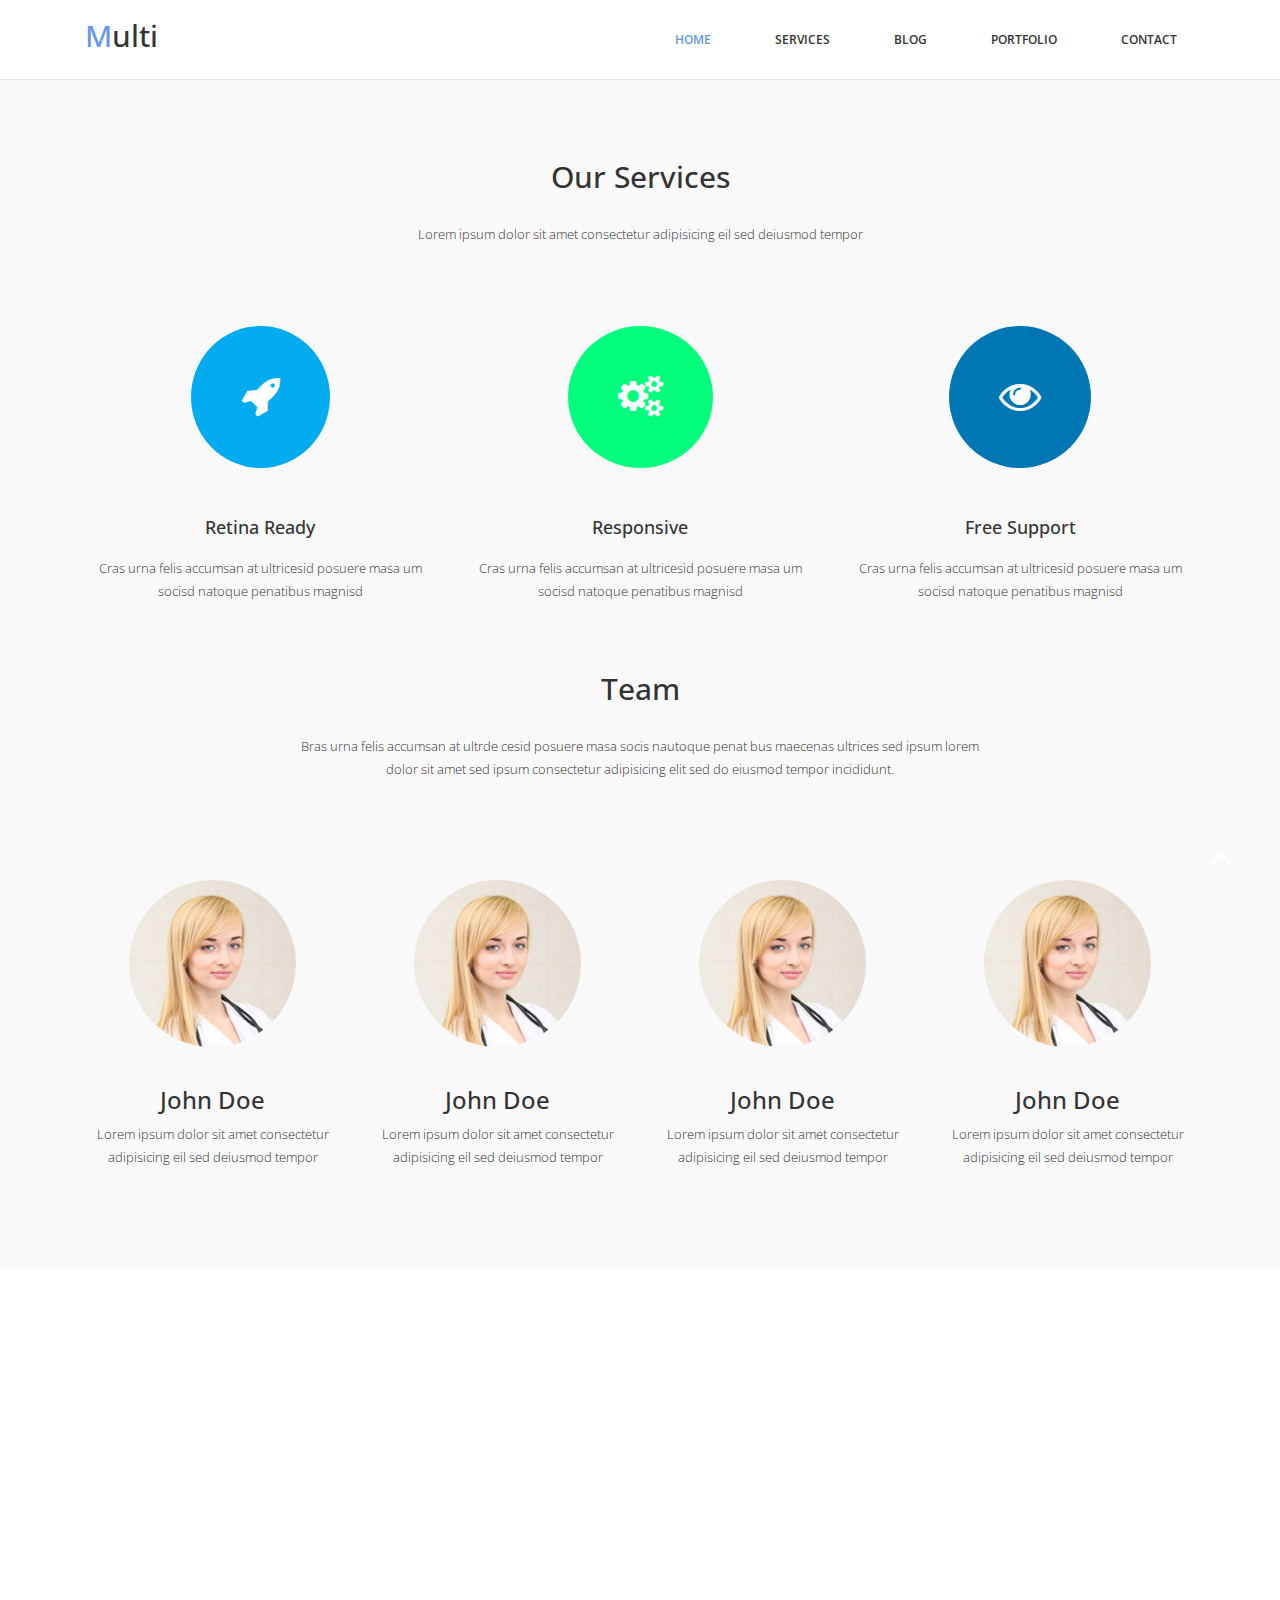
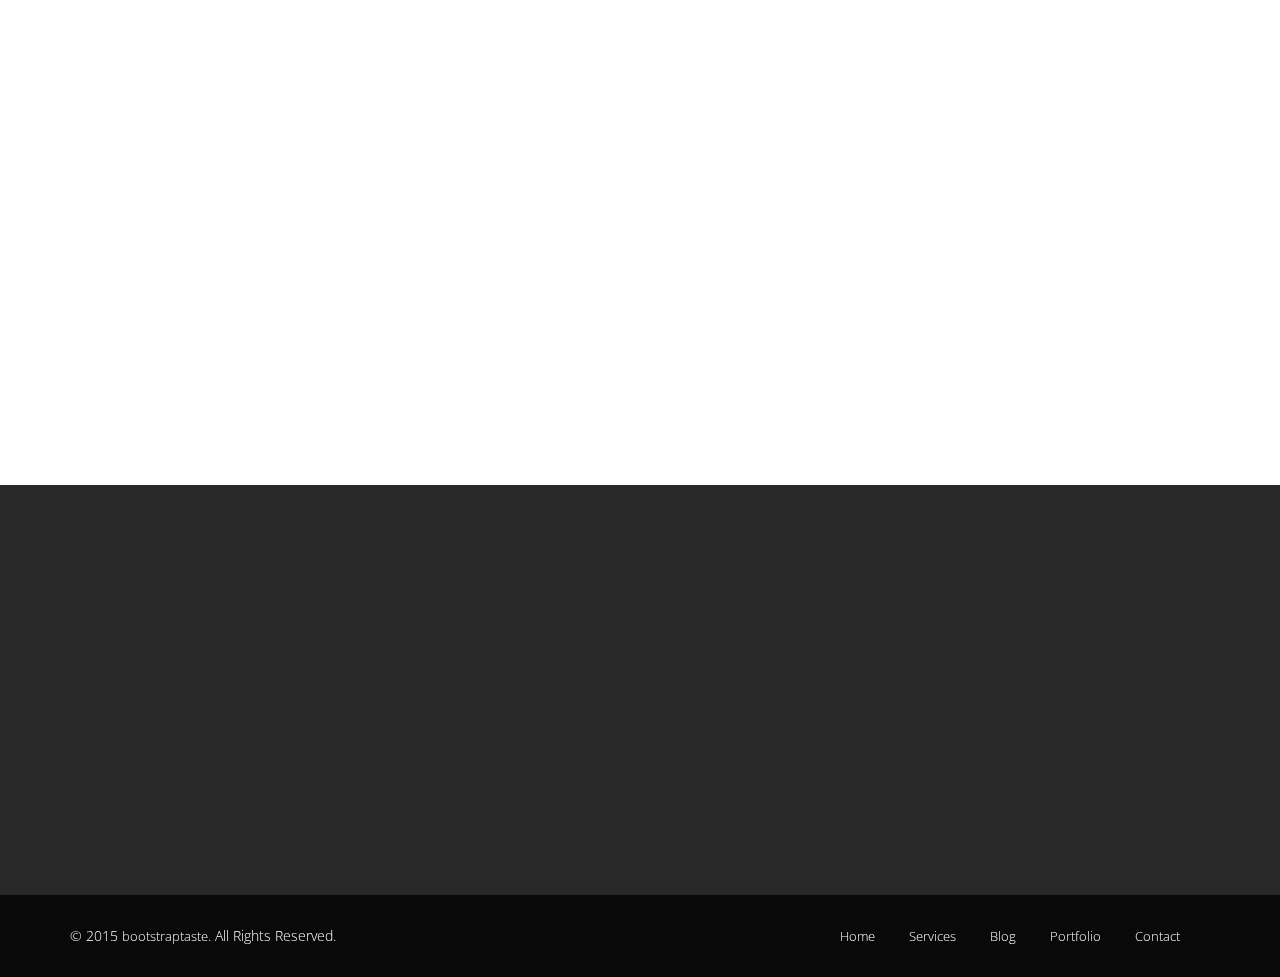
<file: workspace/LetsMeetWeb/WebContent/services.html>
<!DOCTYPE html>
<html lang="en">
  <head>
    <meta charset="utf-8">
    <meta http-equiv="X-UA-Compatible" content="IE=edge">
    <meta name="viewport" content="width=device-width, initial-scale=1">
    <title>Multi-purpose theme</title>

    <!-- Bootstrap -->
    <link href="css/bootstrap.min.css" rel="stylesheet">
	<link rel="stylesheet" href="css/font-awesome.min.css">
	<link rel="stylesheet" href="css/jquery.bxslider.css">
	<link rel="stylesheet" type="text/css" href="css/isotope.css" media="screen" />	
	<link rel="stylesheet" href="css/animate.css">
	<link rel="stylesheet" href="js/fancybox/jquery.fancybox.css" type="text/css" media="screen" />
	<link href="css/prettyPhoto.css" rel="stylesheet">
	<link href="css/style.css" rel="stylesheet">	
    <!-- HTML5 shim and Respond.js for IE8 support of HTML5 elements and media queries -->
    <!-- WARNING: Respond.js doesn't work if you view the page via file:// -->
    <!--[if lt IE 9]>
      <script src="https://oss.maxcdn.com/html5shiv/3.7.2/html5shiv.min.js"></script>
      <script src="https://oss.maxcdn.com/respond/1.4.2/respond.min.js"></script>
    <![endif]-->
  </head>
  <body>
	<header>		
		<nav class="navbar navbar-default navbar-static-top" role="navigation">
			<div class="navigation">
				<div class="container">					
					<div class="navbar-header">
						<button type="button" class="navbar-toggle collapsed" data-toggle="collapse" data-target=".navbar-collapse.collapse">
							<span class="sr-only">Toggle navigation</span>
							<span class="icon-bar"></span>
							<span class="icon-bar"></span>
							<span class="icon-bar"></span>
						</button>
						<div class="navbar-brand">
							<a href="index.html"><h1><span>M</span>ulti</h1></a>
						</div>
					</div>
					
					<div class="navbar-collapse collapse">							
						<div class="menu">
							<ul class="nav nav-tabs" role="tablist">
								<li role="presentation"><a href="index.html" class="active">Home</a></li>
								<li role="presentation"><a href="services.html">Services</a></li>
								<li role="presentation"><a href="blog.html">Blog</a></li>
								<li role="presentation"><a href="portfolio.html">Portfolio</a></li>
								<li role="presentation"><a href="contact.html">Contact</a></li>						
							</ul>
						</div>
					</div>						
				</div>
			</div>	
		</nav>		
	</header>
   
	<div class="services">
		<div class="container">
			<div class="text-center">
				<div class="services-box">
					<div class="wow bounceInDown" data-wow-offset="0" data-wow-delay="0.3s">
						<h2>Our Services</h2>					
					</div>
					<div class="wow bounceInDown" data-wow-offset="0" data-wow-delay="0.6s">	
						<p>Lorem ipsum dolor sit amet consectetur adipisicing eil sed deiusmod tempor</p>
					</div>
					
					<div class="col-md-4">
						<div class="wow fadeInDown" data-wow-offset="0" data-wow-delay="0.3s">
							<i class="fa fa-rocket fa-3x"></i>	
						</div>
						<div class="wow fadeInUp" data-wow-offset="0" data-wow-delay="0.3s">
							<h4>Retina Ready</h4>
							<p>Cras urna felis accumsan at ultricesid posuere masa um socisd natoque penatibus magnisd</p>
						</div>
					</div>
					
					<div class="col-md-4">
						<div class="wow fadeInDown" data-wow-offset="0" data-wow-delay="0.9s">
							<i class="fa fa-cogs fa-3x"></i>
						</div>
						<div class="wow fadeInUp" data-wow-offset="0" data-wow-delay="0.9s">
							<h4>Responsive</h4>
							<p>Cras urna felis accumsan at ultricesid posuere masa um socisd natoque penatibus magnisd</p>
						</div>
					</div>
					
					<div class="col-md-4">
						<div class="wow fadeInDown" data-wow-offset="0" data-wow-delay="1.5s">
							<i class="fa fa-eye fa-3x"></i>
						</div>
						<div class="wow fadeInUp" data-wow-offset="0" data-wow-delay="1.5s">
							<h4>Free Support</h4>
							<p>Cras urna felis accumsan at ultricesid posuere masa um socisd natoque penatibus magnisd</p>
						</div>
					</div>
				</div>
			</div>
		</div>
		
		<div class="container">
			<div class="text-center">
				<div class="wow bounceInDown" data-wow-offset="0" data-wow-delay="0.3s">
					<h2>Team</h2>					
				</div>
				<div class="wow bounceInDown" data-wow-offset="0" data-wow-delay="0.6s">	
					<p>Bras urna felis accumsan at ultrde cesid posuere masa socis nautoque penat bus maecenas ultrices sed ipsum lorem<br>
					dolor sit amet sed ipsum consectetur adipisicing elit sed do eiusmod tempor incididunt.</p>
				</div>
				<div class="wow fadeInRight" data-wow-offset="0" data-wow-delay="0.3s">
					<div class="col-md-3">
						<img src="images/services/1.jpg" alt="" >
						<h3>John Doe</h3>
						<p>Lorem ipsum dolor sit amet consectetur adipisicing eil sed deiusmod tempor</p>
					</div>
				</div>
				
				<div class="wow fadeInRight" data-wow-offset="0" data-wow-delay="0.6s">
					<div class="col-md-3">
						<img src="images/services/1.jpg" alt="" >
						<h3>John Doe</h3>
						<p>Lorem ipsum dolor sit amet consectetur adipisicing eil sed deiusmod tempor</p>
					</div>
				</div>
				
				<div class="wow fadeInLeft" data-wow-offset="0" data-wow-delay="0.3s">
					<div class="col-md-3">
						<img src="images/services/1.jpg" alt="" >
						<h3>John Doe</h3>
						<p>Lorem ipsum dolor sit amet consectetur adipisicing eil sed deiusmod tempor</p>
					</div>
				</div>
				
				<div class="wow fadeInLeft" data-wow-offset="0" data-wow-delay="0.6s">
					<div class="col-md-3">
						<img src="images/services/1.jpg" alt="" >
						<h3>John Doe</h3>
						<p>Lorem ipsum dolor sit amet consectetur adipisicing eil sed deiusmod tempor</p>
					</div>
				</div>
			</div>	
		</div>
	</div>
	
	<div class="skills">
		<div class="container">
			<div class="text-center">
				<div class="wow bounceInDown" data-wow-offset="0" data-wow-delay="0.3s">
					<h2>Our Skills</h2>
				</div>
				<div class="wow bounceInDown" data-wow-offset="0" data-wow-delay="0.6s">
					<p>Lorem ipsum dolor sit amet, consectetur adipisicing elit, sed do eiusmod <br>tempor incididunt ut labore et dolore magna aliqua.</p>
				</div>
			</div>
		</div>
	</div>
	
	<div class="skill">
		<div class="container">
			<div class="text-center">
				<div class="col-md-6 wow fadeInRight" data-wow-offset="0" data-wow-delay="0.3s">									
					<div class="progress-wrap">
						<h4>Graphic Design</h4>
						<div class="progress">
						  <div class="progress-bar  color1" role="progressbar" aria-valuenow="40" aria-valuemin="0" aria-valuemax="100" style="width: 85%">
							<span class="bar-width">85%</span>
						  </div>

						</div>
					</div>

					<div class="progress-wrap">
						<h4>HTML</h4>
						<div class="progress">
						  <div class="progress-bar color2" role="progressbar" aria-valuenow="20" aria-valuemin="0" aria-valuemax="100" style="width: 95%">
						   <span class="bar-width">95%</span>
						  </div>
						</div>
					</div>

					<div class="progress-wrap">
						<h4>CSS</h4>
						<div class="progress">
						  <div class="progress-bar color3" role="progressbar" aria-valuenow="60" aria-valuemin="0" aria-valuemax="100" style="width: 80%">
							<span class="bar-width">80%</span>
						  </div>
						</div>
					</div>

					<div class="progress-wrap">
						<h4>Wordpress</h4>
						<div class="progress">
						  <div class="progress-bar color4" role="progressbar" aria-valuenow="80" aria-valuemin="0" aria-valuemax="100" style="width: 90%">
							<span class="bar-width">90%</span>
						  </div>
						</div>
					</div>
				</div>
			</div><!--/.col-sm-6-->
			
			<div class="services-skill">	
				<div class="text-center">
					<div class="col-md-6 wow fadeInLeft" data-wow-offset="0" data-wow-delay="0.6s">
						<div class="media">
							<div class="media-left">					
								<img src="images/services/2.png" alt="" >
							</div>
							
							<div class="media-body">
								<h4 class="media-heading">Bobbh DOE</h4>
								<p>Cras urna felis accumsan at ultricesid posuere masa um socisd natoque penatibus magnisd Lorem ipsum dolor sit ame onsectea dipe.</p>
							</div>
						</div>										
						
						<div class="media">
							<div class="media-left">					
								<img src="images/services/3.png" alt="" >
							</div>
							
							<div class="media-body">
								<h4 class="media-heading">John Doe</h4>
								<p>Cras urna felis accumsan at ultricesid posuere masa um socisd natoque penatibus magnisd Lorem ipsum dolor sit ame onsectea dipe.</p>
							</div>
						</div>					
						
						<div class="media">
							<div class="media-left">					
								<img src="images/services/4.png" alt="" >
							</div>
							
							<div class="media-body">
								<h4 class="media-heading">Hendrick</h4>
								<p>Cras urna felis accumsan at ultricesid posuere masa um socisd natoque penatibus magnisd Lorem ipsum dolor sit ame onsectea dipe.</p>
							</div>
						</div>	
					</div>
				</div>
			</div>
		</div>	
	</div>	

	<footer>
		<div class="footer">
			<div class="container">
				<div class="col-md-4 wow fadeInUp" data-wow-offset="0" data-wow-delay="0.2s">
					<h2>Multi</h2>
					<p>In a elit in lorem congue varius. Sed nec arcu.
					Etiam sit amet augue.
					Fusce fermen tum neque a rutrum varius odio pede 
					ullamcorp-er tellus ut dignissim nisi risus non tortor.
					Aliquam mollis neque.</p>
					
					<ul class="social-network">
						<li><a href="#" data-placement="top" title="Facebook"><i class="fa fa-facebook fa-1x"></i></a></li>
						<li><a href="#" data-placement="top" title="Twitter"><i class="fa fa-twitter fa-1x"></i></a></li>
						<li><a href="#" data-placement="top" title="Linkedin"><i class="fa fa-linkedin fa-1x"></i></a></li>
						<li><a href="#" data-placement="top" title="Pinterest"><i class="fa fa-pinterest fa-1x"></i></a></li>
						<li><a href="#" data-placement="top" title="Google plus"><i class="fa fa-google-plus fa-1x"></i></a></li>
					</ul>
				</div>
				
				<div class="col-md-4 wow fadeInUp" data-wow-offset="0" data-wow-delay="0.4s">
					<h3>RECENT POSTS</h3>
					<ul>
						<li>Awesome Design with Overviews</li><hr>
						<li>Great Design with Features </li><hr>
						<li>Limitless functions & Works </li><hr>
						<li>Multi is simple and clean design</li>
					</ul>
				</div>
				
				<div class="col-md-4 wow fadeInUp" data-wow-offset="0" data-wow-delay="0.6s">
					<h3>CONTACT INFO</h3>
					<ul>
						<li><i class="fa fa-home fa-2x"></i> Office # 38, Suite 54 Elizebth Street, Victoria State Newyork, USA 33026</li><hr>
						<li><i class="fa fa-phone fa-2x"></i> +38 000 129900</li><hr>
						<li><i class="fa fa-envelope fa-2x"></i> info@domain.net</li>
					</ul>
				</div>
				
			</div>
		</div>
		
		<div class="sub-footer">
			<div class="container">
				<div class="row">
					<div class="col-md-6">
						&copy; 2015 <a target="_blank" href="http://bootstraptaste.com/" title="Free Twitter Bootstrap WordPress Themes and HTML templates">bootstraptaste</a>. All Rights Reserved.
					</div>
                    <!-- 
                        All links in the footer should remain intact. 
                        Licenseing information is available at: http://bootstraptaste.com/license/
                        You can buy this theme without footer links online at: http://bootstraptaste.com/buy/?theme=Multi
                    -->
					<div class="col-md-6">
						<ul class="pull-right">
							<li><a href="#">Home</a></li>
							<li><a href="#">Services</a></li>
							<li><a href="#">Blog</a></li>
							<li><a href="#">Portfolio</a></li>
							<li><a href="#">Contact</a></li>
						</ul>
					</div>
				</div>
				<div class="pull-right">
					<a href="#home" class="scrollup"><i class="fa fa-angle-up fa-3x"></i></a>
				</div>
			</div>
		</div>
	</footer>
   
	
    <!-- jQuery (necessary for Bootstrap's JavaScript plugins) -->	
    <script src="js/jquery-2.1.1.min.js"></script>	
    <!-- Include all compiled plugins (below), or include individual files as needed -->
    <script src="js/bootstrap.min.js"></script>
	<script src="js/wow.min.js"></script>
	<script src="js/fancybox/jquery.fancybox.pack.js"></script>
	<script src="js/jquery.easing.1.3.js"></script>
	<script src="js/jquery.bxslider.min.js"></script>
	<script src="js/jquery.prettyPhoto.js"></script>
	<script src="js/jquery.isotope.min.js"></script> 
	<script src="js/functions.js"></script>
	<script>
	wow = new WOW(
	 {
	
		}	) 
		.init();
	</script>
	
  </body>
</html>
</file>
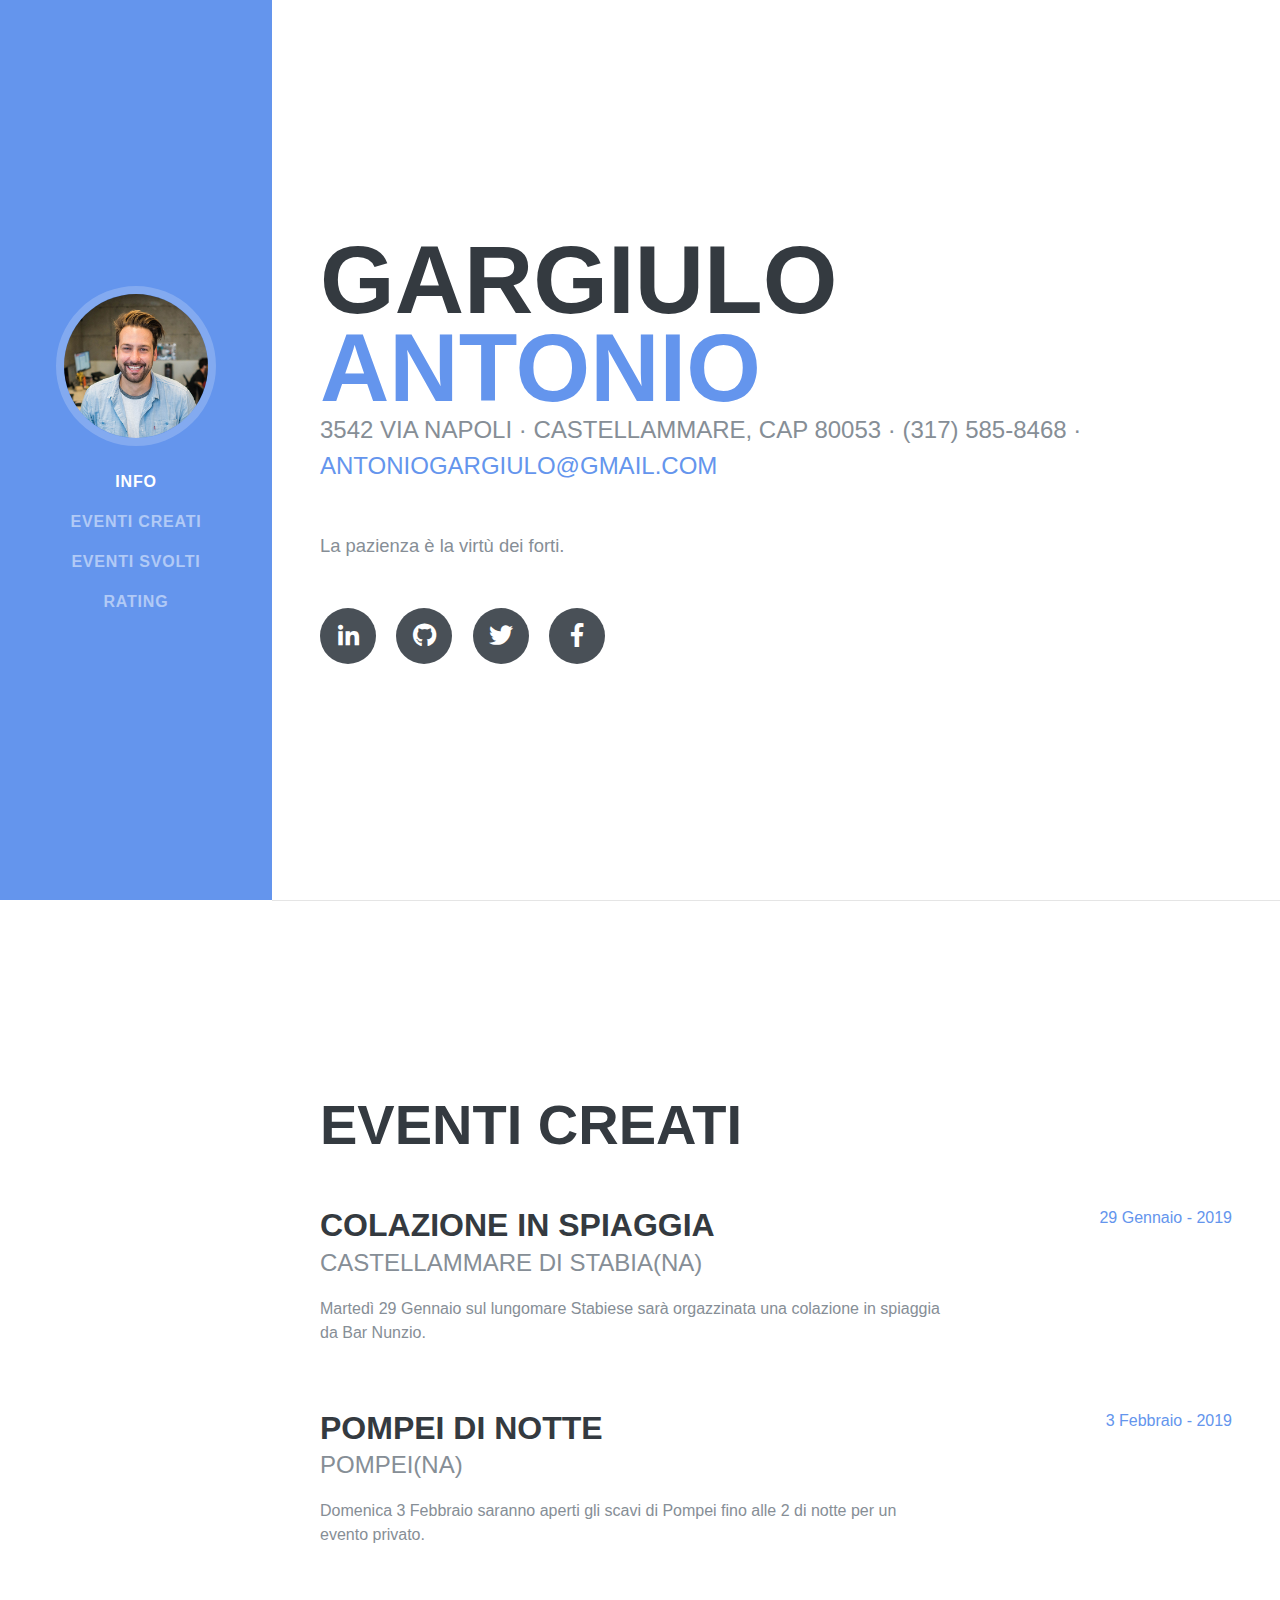
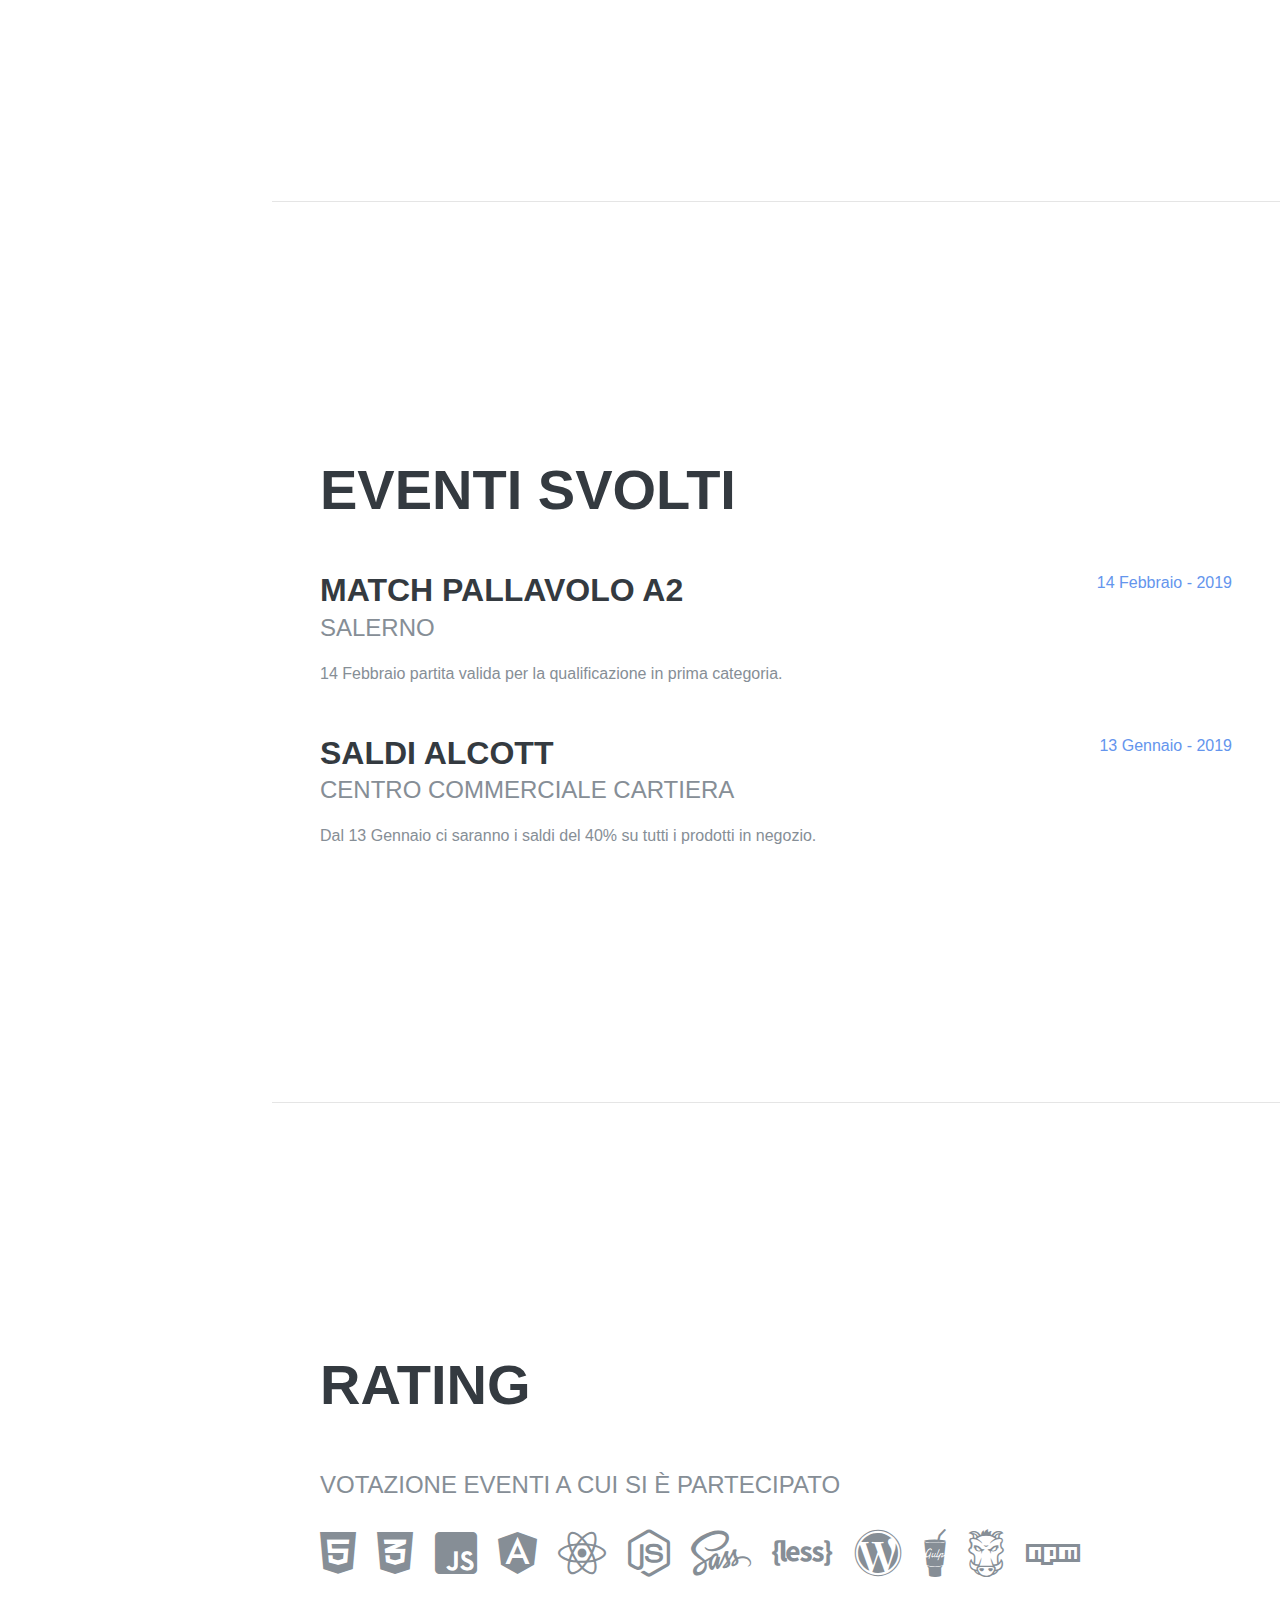
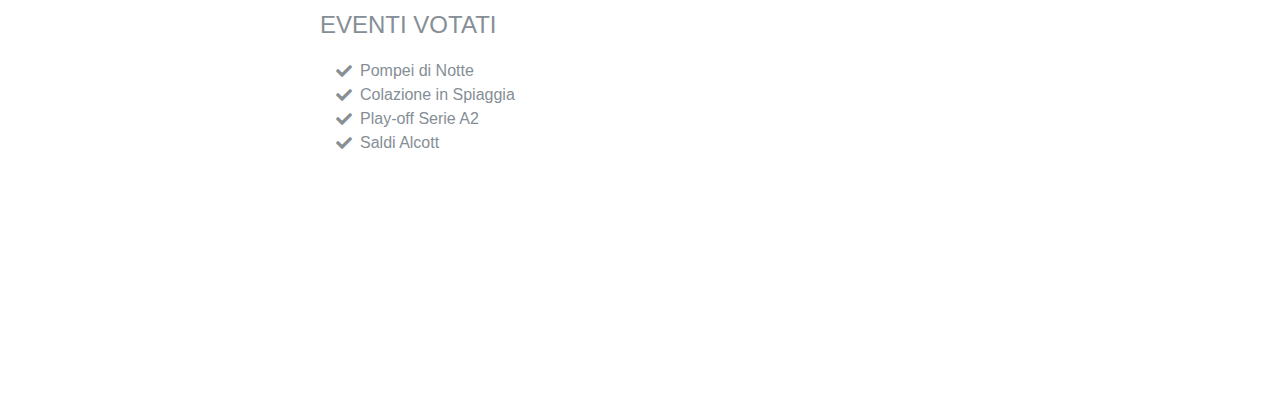
<file: workspace/LetsMeetWeb/WebContent/userPage.html>
<!DOCTYPE html>
<html lang="it">

  <head>

    <meta charset="utf-8">
    <meta name="viewport" content="width=device-width, initial-scale=1, shrink-to-fit=no">
    <meta name="description" content="">
    <meta name="author" content="">

    <title>LetsMeet - UserPage</title>

    <!-- Bootstrap core CSS -->
    <link href="vendor_userPage/bootstrap/css/bootstrap.min.css" rel="stylesheet">

    <!-- Custom fonts for this template -->
    <link href="https://fonts.googleapis.com/css?family=Saira+Extra+Condensed:500,700" rel="stylesheet">
    <link href="https://fonts.googleapis.com/css?family=Muli:400,400i,800,800i" rel="stylesheet">
    <link href="vendor_userPage/fontawesome-free/css/all.min.css" rel="stylesheet">

    <!-- Custom styles for this template -->
    <link href="css/resume.css" rel="stylesheet">

  </head>

  <body id="page-top">

    <nav class="navbar navbar-expand-lg navbar-dark bg-primary fixed-top" id="sideNav">
      <a class="navbar-brand js-scroll-trigger" href="#page-top">
        <span class="d-block d-lg-none">Antonio Gargiulo</span>
        <span class="d-none d-lg-block">
          <img class="img-fluid img-profile rounded-circle mx-auto mb-2" src="img_userPage/profile.jpg" alt="">
        </span>
      </a>
      <button class="navbar-toggler" type="button" data-toggle="collapse" data-target="#navbarSupportedContent" aria-controls="navbarSupportedContent" aria-expanded="false" aria-label="Toggle navigation">
        <span class="navbar-toggler-icon"></span>
      </button>
      <div class="collapse navbar-collapse" id="navbarSupportedContent">
        <ul class="navbar-nav">
          <li class="nav-item">
            <a class="nav-link js-scroll-trigger" href="#about">Info</a>
          </li>
          <li class="nav-item">
            <a class="nav-link js-scroll-trigger" href="#experience">Eventi Creati</a>
          </li>
          <li class="nav-item">
            <a class="nav-link js-scroll-trigger" href="#education">Eventi Svolti</a>
          </li>
          <li class="nav-item">
            <a class="nav-link js-scroll-trigger" href="#skills">Rating</a>
          </li>
        </ul>
      </div>
    </nav>

    <div class="container-fluid p-0">

      <section class="resume-section p-3 p-lg-5 d-flex d-column" id="about">
        <div class="my-auto">
          <h1 class="mb-0">Gargiulo
            <span class="text-primary">Antonio</span>
          </h1>
          <div class="subheading mb-5">3542 Via Napoli · Castellammare, Cap 80053 · (317) 585-8468 ·
            <a href="mailto:name@email.com">antonioGargiulo@gmail.com</a>
          </div>
          <p class="lead mb-5">La pazienza è la virtù dei forti.</p>
          <div class="social-icons">
            <a href="#">
              <i class="fab fa-linkedin-in"></i>
            </a>
            <a href="#">
              <i class="fab fa-github"></i>
            </a>
            <a href="#">
              <i class="fab fa-twitter"></i>
            </a>
            <a href="#">
              <i class="fab fa-facebook-f"></i>
            </a>
          </div>
        </div>
      </section>

      <hr class="m-0">

      <section class="resume-section p-3 p-lg-5 d-flex flex-column" id="experience">
        <div class="my-auto">
          <h2 class="mb-5">Eventi Creati</h2>

          <div class="resume-item d-flex flex-column flex-md-row mb-5">
            <div class="resume-content mr-auto">
              <h3 class="mb-0">Colazione in Spiaggia</h3>
              <div class="subheading mb-3">Castellammare di Stabia(NA)</div>
              <p>Martedì 29 Gennaio sul lungomare Stabiese sarà orgazzinata una colazione in spiaggia da Bar Nunzio.</p>
            </div>
            <div class="resume-date text-md-right">
              <span class="text-primary">29 Gennaio - 2019</span>
            </div>
          </div>

          <div class="resume-item d-flex flex-column flex-md-row mb-5">
            <div class="resume-content mr-auto">
              <h3 class="mb-0">Pompei di Notte</h3>
              <div class="subheading mb-3">Pompei(NA)</div>
              <p>Domenica 3 Febbraio saranno aperti gli scavi di Pompei fino alle 2 di notte per un evento privato.</p>
            </div>
            <div class="resume-date text-md-right">
              <span class="text-primary">3 Febbraio - 2019</span>
            </div>
          </div>

        </div>

      </section>

      <hr class="m-0">

      <section class="resume-section p-3 p-lg-5 d-flex flex-column" id="education">
        <div class="my-auto">
          <h2 class="mb-5">Eventi Svolti</h2>

          <div class="resume-item d-flex flex-column flex-md-row mb-5">
            <div class="resume-content mr-auto">
              <h3 class="mb-0">Match Pallavolo A2</h3>
              <div class="subheading mb-3">Salerno</div>
              <div>14 Febbraio partita valida per la qualificazione in prima categoria.</div>
            </div>
            <div class="resume-date text-md-right">
              <span class="text-primary">14 Febbraio - 2019</span>
            </div>
          </div>

          <div class="resume-item d-flex flex-column flex-md-row">
            <div class="resume-content mr-auto">
              <h3 class="mb-0">Saldi Alcott</h3>
              <div class="subheading mb-3">Centro Commerciale Cartiera</div>
              <div>Dal 13 Gennaio ci saranno i saldi del 40% su tutti i prodotti in negozio.</div>
            </div>
            <div class="resume-date text-md-right">
              <span class="text-primary">13 Gennaio - 2019</span>
            </div>
          </div>

        </div>
      </section>

      <hr class="m-0">

      <section class="resume-section p-3 p-lg-5 d-flex flex-column" id="skills">
        <div class="my-auto">
          <h2 class="mb-5">Rating</h2>

          <div class="subheading mb-3">Votazione eventi a cui si è partecipato</div>
          <ul class="list-inline dev-icons">
            <li class="list-inline-item">
              <i class="fab fa-html5"></i>
            </li>
            <li class="list-inline-item">
              <i class="fab fa-css3-alt"></i>
            </li>
            <li class="list-inline-item">
              <i class="fab fa-js-square"></i>
            </li>
            <li class="list-inline-item">
              <i class="fab fa-angular"></i>
            </li>
            <li class="list-inline-item">
              <i class="fab fa-react"></i>
            </li>
            <li class="list-inline-item">
              <i class="fab fa-node-js"></i>
            </li>
            <li class="list-inline-item">
              <i class="fab fa-sass"></i>
            </li>
            <li class="list-inline-item">
              <i class="fab fa-less"></i>
            </li>
            <li class="list-inline-item">
              <i class="fab fa-wordpress"></i>
            </li>
            <li class="list-inline-item">
              <i class="fab fa-gulp"></i>
            </li>
            <li class="list-inline-item">
              <i class="fab fa-grunt"></i>
            </li>
            <li class="list-inline-item">
              <i class="fab fa-npm"></i>
            </li>
          </ul>

          <div class="subheading mb-3">Eventi Votati</div>
          <ul class="fa-ul mb-0">
            <li>
              <i class="fa-li fa fa-check"></i>
              Pompei di Notte</li>
            <li>
              <i class="fa-li fa fa-check"></i>
              Colazione in Spiaggia</li>
            <li>
              <i class="fa-li fa fa-check"></i>
              Play-off Serie A2</li>
            <li>
              <i class="fa-li fa fa-check"></i>
              Saldi Alcott</li>
          </ul>
        </div>
      </section>
    </div>

    <!-- Bootstrap core JavaScript -->
    <script src="vendor_userPage/jquery/jquery.min.js"></script>
    <script src="vendor_userPage/bootstrap/js/bootstrap.bundle.min.js"></script>

    <!-- Plugin JavaScript -->
    <script src="vendor_userPage/jquery-easing/jquery.easing.min.js"></script>

    <!-- Custom scripts for this template -->
    <script src="js/resume.min.js"></script>

  </body>

</html>
</file>
<file: workspace/LetsMeetWeb/WebContent/css/isotope.css>
/* Start: Recommended Isotope styles */

/**** Isotope Filtering ****/

.isotope-item {
  z-index: 2;
}

.isotope-hidden.isotope-item {
  pointer-events: none;
  z-index: 1;
}

/**** Isotope CSS3 transitions ****/

.isotope,
.isotope .isotope-item {
  -webkit-transition-duration: 0.8s;
     -moz-transition-duration: 0.8s;
      -ms-transition-duration: 0.8s;
       -o-transition-duration: 0.8s;
          transition-duration: 0.8s;
}

.isotope {
  -webkit-transition-property: height, width;
     -moz-transition-property: height, width;
      -ms-transition-property: height, width;
       -o-transition-property: height, width;
          transition-property: height, width;
}

.isotope .isotope-item {
  -webkit-transition-property: -webkit-transform, opacity;
     -moz-transition-property:    -moz-transform, opacity;
      -ms-transition-property:     -ms-transform, opacity;
       -o-transition-property:         top, left, opacity;
          transition-property:         transform, opacity;
}

/**** disabling Isotope CSS3 transitions ****/

.isotope.no-transition,
.isotope.no-transition .isotope-item,
.isotope .isotope-item.no-transition {
  -webkit-transition-duration: 0s;
     -moz-transition-duration: 0s;
      -ms-transition-duration: 0s;
       -o-transition-duration: 0s;
          transition-duration: 0s;
}

/* End: Recommended Isotope styles */



/* disable CSS transitions for containers with infinite scrolling*/
.isotope.infinite-scrolling {
  -webkit-transition: none;
     -moz-transition: none;
      -ms-transition: none;
       -o-transition: none;
          transition: none;
}



/**** Isotope styles ****/

/* required for containers to inherit vertical size from window */
/*html,
body {
  height: 100%;
}*/

#container {
  border: 1px solid #666;
  padding: 5px;
  margin-bottom: 20px;
}

.element {
  width: 110px;
  height: 110px;
  margin: 5px;
  float: left;
  overflow: hidden;
  position: relative;
  background: #888;
  color: #222;
  -webkit-border-top-right-radius: 1.2em;
      -moz-border-radius-topright: 1.2em;
          border-top-right-radius: 1.2em;
}

.element.alkali          { background: #F00; background: hsl(   0, 100%, 50%); }
.element.alkaline-earth  { background: #F80; background: hsl(  36, 100%, 50%); }
.element.lanthanoid      { background: #FF0; background: hsl(  72, 100%, 50%); }
.element.actinoid        { background: #0F0; background: hsl( 108, 100%, 50%); }
.element.transition      { background: #0F8; background: hsl( 144, 100%, 50%); }
.element.post-transition { background: #0FF; background: hsl( 180, 100%, 50%); }
.element.metalloid       { background: #08F; background: hsl( 216, 100%, 50%); }
.element.other.nonmetal  { background: #00F; background: hsl( 252, 100%, 50%); }
.element.halogen         { background: #F0F; background: hsl( 288, 100%, 50%); }
.element.noble-gas       { background: #F08; background: hsl( 324, 100%, 50%); }


.element * {
  position: absolute;
  margin: 0;
}

.element .symbol {
  left: 0.2em;
  top: 0.4em;
  font-size: 3.8em;
  line-height: 1.0em;
  color: #FFF;
}
.element.large .symbol {
  font-size: 4.5em;
}

.element.fake .symbol {
  color: #000;
}

.element .name {
  left: 0.5em;
  bottom: 1.6em;
  font-size: 1.05em;
}

.element .weight {
  font-size: 0.9em;
  left: 0.5em;
  bottom: 0.5em;
}

.element .number {
  font-size: 1.25em;
  font-weight: bold;
  color: hsla(0,0%,0%,.5);
  right: 0.5em;
  top: 0.5em;
}

.variable-sizes .element.width2 { width: 230px; }

.variable-sizes .element.height2 { height: 230px; }

.variable-sizes .element.width2.height2 {
  font-size: 2.0em;
}

.element.large,
.variable-sizes .element.large,
.variable-sizes .element.large.width2.height2 {
  font-size: 3.0em;
  width: 350px;
  height: 350px;
  z-index: 100;
}

.clickable .element:hover {
  cursor: pointer;
}

.clickable .element:hover h3 {
  text-shadow:
    0 0 10px white,
    0 0 10px white
  ;
}

.clickable .element:hover h2 {
  color: white;
}
</file>
<file: workspace/LetsMeetWeb/WebContent/css/prettyPhoto.css>
div.pp_default .pp_top,div.pp_default .pp_top .pp_middle,div.pp_default .pp_top .pp_left,div.pp_default .pp_top .pp_right,div.pp_default .pp_bottom,div.pp_default .pp_bottom .pp_left,div.pp_default .pp_bottom .pp_middle,div.pp_default .pp_bottom .pp_right{height:13px}
div.pp_default .pp_top .pp_left{background:url(../images/prettyPhoto/default/sprite.png) -78px -93px no-repeat}
div.pp_default .pp_top .pp_middle{background:url(../images/prettyPhoto/default/sprite_x.png) top left repeat-x}
div.pp_default .pp_top .pp_right{background:url(../images/prettyPhoto/default/sprite.png) -112px -93px no-repeat}
div.pp_default .pp_content .ppt{color:#f8f8f8}
div.pp_default .pp_content_container .pp_left{background:url(../images/prettyPhoto/default/sprite_y.png) -7px 0 repeat-y;padding-left:13px}
div.pp_default .pp_content_container .pp_right{background:url(../images/prettyPhoto/default/sprite_y.png) top right repeat-y;padding-right:13px}
div.pp_default .pp_next:hover{background:url(../images/prettyPhoto/default/sprite_next.png) center right no-repeat;cursor:pointer}
div.pp_default .pp_previous:hover{background:url(../images/prettyPhoto/default/sprite_prev.png) center left no-repeat;cursor:pointer}
div.pp_default .pp_expand{background:url(../images/prettyPhoto/default/sprite.png) 0 -29px no-repeat;cursor:pointer;width:28px;height:28px}
div.pp_default .pp_expand:hover{background:url(../images/prettyPhoto/default/sprite.png) 0 -56px no-repeat;cursor:pointer}
div.pp_default .pp_contract{background:url(../images/prettyPhoto/default/sprite.png) 0 -84px no-repeat;cursor:pointer;width:28px;height:28px}
div.pp_default .pp_contract:hover{background:url(../images/prettyPhoto/default/sprite.png) 0 -113px no-repeat;cursor:pointer}
div.pp_default .pp_close{width:30px;height:30px;background:url(../images/prettyPhoto/default/sprite.png) 2px 1px no-repeat;cursor:pointer}
div.pp_default .pp_gallery ul li a{background:url(../images/prettyPhoto/default/default_thumb.png) center center #f8f8f8;border:1px solid #aaa}
div.pp_default .pp_social{margin-top:7px}
div.pp_default .pp_gallery a.pp_arrow_previous,div.pp_default .pp_gallery a.pp_arrow_next{position:static;left:auto}
div.pp_default .pp_nav .pp_play,div.pp_default .pp_nav .pp_pause{background:url(../images/prettyPhoto/default/sprite.png) -51px 1px no-repeat;height:30px;width:30px}
div.pp_default .pp_nav .pp_pause{background-position:-51px -29px}
div.pp_default a.pp_arrow_previous,div.pp_default a.pp_arrow_next{background:url(../images/prettyPhoto/default/sprite.png) -31px -3px no-repeat;height:20px;width:20px;margin:4px 0 0}
div.pp_default a.pp_arrow_next{left:52px;background-position:-82px -3px}
div.pp_default .pp_content_container .pp_details{margin-top:5px}
div.pp_default .pp_nav{clear:none;height:30px;width:110px;position:relative}
div.pp_default .pp_nav .currentTextHolder{font-family:Georgia;font-style:italic;color:#999;font-size:11px;left:75px;line-height:25px;position:absolute;top:2px;margin:0;padding:0 0 0 10px}
div.pp_default .pp_close:hover,div.pp_default .pp_nav .pp_play:hover,div.pp_default .pp_nav .pp_pause:hover,div.pp_default .pp_arrow_next:hover,div.pp_default .pp_arrow_previous:hover{opacity:0.7}
div.pp_default .pp_description{font-size:11px;font-weight:700;line-height:14px;margin:5px 50px 5px 0}
div.pp_default .pp_bottom .pp_left{background:url(../images/prettyPhoto/default/sprite.png) -78px -127px no-repeat}
div.pp_default .pp_bottom .pp_middle{background:url(../images/prettyPhoto/default/sprite_x.png) bottom left repeat-x}
div.pp_default .pp_bottom .pp_right{background:url(../images/prettyPhoto/default/sprite.png) -112px -127px no-repeat}
div.pp_default .pp_loaderIcon{background:url(../images/prettyPhoto/default/loader.gif) center center no-repeat}
div.light_rounded .pp_top .pp_left{background:url(../images/prettyPhoto/light_rounded/sprite.png) -88px -53px no-repeat}
div.light_rounded .pp_top .pp_right{background:url(../images/prettyPhoto/light_rounded/sprite.png) -110px -53px no-repeat}
div.light_rounded .pp_next:hover{background:url(../images/prettyPhoto/light_rounded/btnNext.png) center right no-repeat;cursor:pointer}
div.light_rounded .pp_previous:hover{background:url(../images/prettyPhoto/light_rounded/btnPrevious.png) center left no-repeat;cursor:pointer}
div.light_rounded .pp_expand{background:url(../images/prettyPhoto/light_rounded/sprite.png) -31px -26px no-repeat;cursor:pointer}
div.light_rounded .pp_expand:hover{background:url(../images/prettyPhoto/light_rounded/sprite.png) -31px -47px no-repeat;cursor:pointer}
div.light_rounded .pp_contract{background:url(../images/prettyPhoto/light_rounded/sprite.png) 0 -26px no-repeat;cursor:pointer}
div.light_rounded .pp_contract:hover{background:url(../images/prettyPhoto/light_rounded/sprite.png) 0 -47px no-repeat;cursor:pointer}
div.light_rounded .pp_close{width:75px;height:22px;background:url(../images/prettyPhoto/light_rounded/sprite.png) -1px -1px no-repeat;cursor:pointer}
div.light_rounded .pp_nav .pp_play{background:url(../images/prettyPhoto/light_rounded/sprite.png) -1px -100px no-repeat;height:15px;width:14px}
div.light_rounded .pp_nav .pp_pause{background:url(../images/prettyPhoto/light_rounded/sprite.png) -24px -100px no-repeat;height:15px;width:14px}
div.light_rounded .pp_arrow_previous{background:url(../images/prettyPhoto/light_rounded/sprite.png) 0 -71px no-repeat}
div.light_rounded .pp_arrow_next{background:url(../images/prettyPhoto/light_rounded/sprite.png) -22px -71px no-repeat}
div.light_rounded .pp_bottom .pp_left{background:url(../images/prettyPhoto/light_rounded/sprite.png) -88px -80px no-repeat}
div.light_rounded .pp_bottom .pp_right{background:url(../images/prettyPhoto/light_rounded/sprite.png) -110px -80px no-repeat}
div.dark_rounded .pp_top .pp_left{background:url(../images/prettyPhoto/dark_rounded/sprite.png) -88px -53px no-repeat}
div.dark_rounded .pp_top .pp_right{background:url(../images/prettyPhoto/dark_rounded/sprite.png) -110px -53px no-repeat}
div.dark_rounded .pp_content_container .pp_left{background:url(../images/prettyPhoto/dark_rounded/contentPattern.png) top left repeat-y}
div.dark_rounded .pp_content_container .pp_right{background:url(../images/prettyPhoto/dark_rounded/contentPattern.png) top right repeat-y}
div.dark_rounded .pp_next:hover{background:url(../images/prettyPhoto/dark_rounded/btnNext.png) center right no-repeat;cursor:pointer}
div.dark_rounded .pp_previous:hover{background:url(../images/prettyPhoto/dark_rounded/btnPrevious.png) center left no-repeat;cursor:pointer}
div.dark_rounded .pp_expand{background:url(../images/prettyPhoto/dark_rounded/sprite.png) -31px -26px no-repeat;cursor:pointer}
div.dark_rounded .pp_expand:hover{background:url(../images/prettyPhoto/dark_rounded/sprite.png) -31px -47px no-repeat;cursor:pointer}
div.dark_rounded .pp_contract{background:url(../images/prettyPhoto/dark_rounded/sprite.png) 0 -26px no-repeat;cursor:pointer}
div.dark_rounded .pp_contract:hover{background:url(../images/prettyPhoto/dark_rounded/sprite.png) 0 -47px no-repeat;cursor:pointer}
div.dark_rounded .pp_close{width:75px;height:22px;background:url(../images/prettyPhoto/dark_rounded/sprite.png) -1px -1px no-repeat;cursor:pointer}
div.dark_rounded .pp_description{margin-right:85px;color:#fff}
div.dark_rounded .pp_nav .pp_play{background:url(../images/prettyPhoto/dark_rounded/sprite.png) -1px -100px no-repeat;height:15px;width:14px}
div.dark_rounded .pp_nav .pp_pause{background:url(../images/prettyPhoto/dark_rounded/sprite.png) -24px -100px no-repeat;height:15px;width:14px}
div.dark_rounded .pp_arrow_previous{background:url(../images/prettyPhoto/dark_rounded/sprite.png) 0 -71px no-repeat}
div.dark_rounded .pp_arrow_next{background:url(../images/prettyPhoto/dark_rounded/sprite.png) -22px -71px no-repeat}
div.dark_rounded .pp_bottom .pp_left{background:url(../images/prettyPhoto/dark_rounded/sprite.png) -88px -80px no-repeat}
div.dark_rounded .pp_bottom .pp_right{background:url(../images/prettyPhoto/dark_rounded/sprite.png) -110px -80px no-repeat}
div.dark_rounded .pp_loaderIcon{background:url(../images/prettyPhoto/dark_rounded/loader.gif) center center no-repeat}
div.dark_square .pp_left,div.dark_square .pp_middle,div.dark_square .pp_right,div.dark_square .pp_content{background:#000}
div.dark_square .pp_description{color:#fff;margin:0 85px 0 0}
div.dark_square .pp_loaderIcon{background:url(../images/prettyPhoto/dark_square/loader.gif) center center no-repeat}
div.dark_square .pp_expand{background:url(../images/prettyPhoto/dark_square/sprite.png) -31px -26px no-repeat;cursor:pointer}
div.dark_square .pp_expand:hover{background:url(../images/prettyPhoto/dark_square/sprite.png) -31px -47px no-repeat;cursor:pointer}
div.dark_square .pp_contract{background:url(../images/prettyPhoto/dark_square/sprite.png) 0 -26px no-repeat;cursor:pointer}
div.dark_square .pp_contract:hover{background:url(../images/prettyPhoto/dark_square/sprite.png) 0 -47px no-repeat;cursor:pointer}
div.dark_square .pp_close{width:75px;height:22px;background:url(../images/prettyPhoto/dark_square/sprite.png) -1px -1px no-repeat;cursor:pointer}
div.dark_square .pp_nav{clear:none}
div.dark_square .pp_nav .pp_play{background:url(../images/prettyPhoto/dark_square/sprite.png) -1px -100px no-repeat;height:15px;width:14px}
div.dark_square .pp_nav .pp_pause{background:url(../images/prettyPhoto/dark_square/sprite.png) -24px -100px no-repeat;height:15px;width:14px}
div.dark_square .pp_arrow_previous{background:url(../images/prettyPhoto/dark_square/sprite.png) 0 -71px no-repeat}
div.dark_square .pp_arrow_next{background:url(../images/prettyPhoto/dark_square/sprite.png) -22px -71px no-repeat}
div.dark_square .pp_next:hover{background:url(../images/prettyPhoto/dark_square/btnNext.png) center right no-repeat;cursor:pointer}
div.dark_square .pp_previous:hover{background:url(../images/prettyPhoto/dark_square/btnPrevious.png) center left no-repeat;cursor:pointer}
div.light_square .pp_expand{background:url(../images/prettyPhoto/light_square/sprite.png) -31px -26px no-repeat;cursor:pointer}
div.light_square .pp_expand:hover{background:url(../images/prettyPhoto/light_square/sprite.png) -31px -47px no-repeat;cursor:pointer}
div.light_square .pp_contract{background:url(../images/prettyPhoto/light_square/sprite.png) 0 -26px no-repeat;cursor:pointer}
div.light_square .pp_contract:hover{background:url(../images/prettyPhoto/light_square/sprite.png) 0 -47px no-repeat;cursor:pointer}
div.light_square .pp_close{width:75px;height:22px;background:url(../images/prettyPhoto/light_square/sprite.png) -1px -1px no-repeat;cursor:pointer}
div.light_square .pp_nav .pp_play{background:url(../images/prettyPhoto/light_square/sprite.png) -1px -100px no-repeat;height:15px;width:14px}
div.light_square .pp_nav .pp_pause{background:url(../images/prettyPhoto/light_square/sprite.png) -24px -100px no-repeat;height:15px;width:14px}
div.light_square .pp_arrow_previous{background:url(../images/prettyPhoto/light_square/sprite.png) 0 -71px no-repeat}
div.light_square .pp_arrow_next{background:url(../images/prettyPhoto/light_square/sprite.png) -22px -71px no-repeat}
div.light_square .pp_next:hover{background:url(../images/prettyPhoto/light_square/btnNext.png) center right no-repeat;cursor:pointer}
div.light_square .pp_previous:hover{background:url(../images/prettyPhoto/light_square/btnPrevious.png) center left no-repeat;cursor:pointer}
div.facebook .pp_top .pp_left{background:url(../images/prettyPhoto/facebook/sprite.png) -88px -53px no-repeat}
div.facebook .pp_top .pp_middle{background:url(../images/prettyPhoto/facebook/contentPatternTop.png) top left repeat-x}
div.facebook .pp_top .pp_right{background:url(../images/prettyPhoto/facebook/sprite.png) -110px -53px no-repeat}
div.facebook .pp_content_container .pp_left{background:url(../images/prettyPhoto/facebook/contentPatternLeft.png) top left repeat-y}
div.facebook .pp_content_container .pp_right{background:url(../images/prettyPhoto/facebook/contentPatternRight.png) top right repeat-y}
div.facebook .pp_expand{background:url(../images/prettyPhoto/facebook/sprite.png) -31px -26px no-repeat;cursor:pointer}
div.facebook .pp_expand:hover{background:url(../images/prettyPhoto/facebook/sprite.png) -31px -47px no-repeat;cursor:pointer}
div.facebook .pp_contract{background:url(../images/prettyPhoto/facebook/sprite.png) 0 -26px no-repeat;cursor:pointer}
div.facebook .pp_contract:hover{background:url(../images/prettyPhoto/facebook/sprite.png) 0 -47px no-repeat;cursor:pointer}
div.facebook .pp_close{width:22px;height:22px;background:url(../images/prettyPhoto/facebook/sprite.png) -1px -1px no-repeat;cursor:pointer}
div.facebook .pp_description{margin:0 37px 0 0}
div.facebook .pp_loaderIcon{background:url(../images/prettyPhoto/facebook/loader.gif) center center no-repeat}
div.facebook .pp_arrow_previous{background:url(../images/prettyPhoto/facebook/sprite.png) 0 -71px no-repeat;height:22px;margin-top:0;width:22px}
div.facebook .pp_arrow_previous.disabled{background-position:0 -96px;cursor:default}
div.facebook .pp_arrow_next{background:url(../images/prettyPhoto/facebook/sprite.png) -32px -71px no-repeat;height:22px;margin-top:0;width:22px}
div.facebook .pp_arrow_next.disabled{background-position:-32px -96px;cursor:default}
div.facebook .pp_nav{margin-top:0}
div.facebook .pp_nav p{font-size:15px;padding:0 3px 0 4px}
div.facebook .pp_nav .pp_play{background:url(../images/prettyPhoto/facebook/sprite.png) -1px -123px no-repeat;height:22px;width:22px}
div.facebook .pp_nav .pp_pause{background:url(../images/prettyPhoto/facebook/sprite.png) -32px -123px no-repeat;height:22px;width:22px}
div.facebook .pp_next:hover{background:url(../images/prettyPhoto/facebook/btnNext.png) center right no-repeat;cursor:pointer}
div.facebook .pp_previous:hover{background:url(../images/prettyPhoto/facebook/btnPrevious.png) center left no-repeat;cursor:pointer}
div.facebook .pp_bottom .pp_left{background:url(../images/prettyPhoto/facebook/sprite.png) -88px -80px no-repeat}
div.facebook .pp_bottom .pp_middle{background:url(../images/prettyPhoto/facebook/contentPatternBottom.png) top left repeat-x}
div.facebook .pp_bottom .pp_right{background:url(../images/prettyPhoto/facebook/sprite.png) -110px -80px no-repeat}
div.pp_pic_holder a:focus{outline:none}
div.pp_overlay{background:#000;display:none;left:0;position:absolute;top:0;width:100%;z-index:9500}
div.pp_pic_holder{display:none;position:absolute;width:100px;z-index:10000}
.pp_content{height:40px;min-width:40px}
* html .pp_content{width:40px}
.pp_content_container{position:relative;text-align:left;width:100%}
.pp_content_container .pp_left{padding-left:20px}
.pp_content_container .pp_right{padding-right:20px}
.pp_content_container .pp_details{float:left;margin:10px 0 2px}
.pp_description{display:none;margin:0}
.pp_social{float:left;margin:0}
.pp_social .facebook{float:left;margin-left:5px;width:55px;overflow:hidden}
.pp_social .twitter{float:left}
.pp_nav{clear:right;float:left;margin:3px 10px 0 0}
.pp_nav p{float:left;white-space:nowrap;margin:2px 4px}
.pp_nav .pp_play,.pp_nav .pp_pause{float:left;margin-right:4px;text-indent:-10000px}
a.pp_arrow_previous,a.pp_arrow_next{display:block;float:left;height:15px;margin-top:3px;overflow:hidden;text-indent:-10000px;width:14px}
.pp_hoverContainer{position:absolute;top:0;width:100%;z-index:2000}
.pp_gallery{display:none;left:50%;margin-top:-50px;position:absolute;z-index:10000}
.pp_gallery div{float:left;overflow:hidden;position:relative}
.pp_gallery ul{float:left;height:35px;position:relative;white-space:nowrap;margin:0 0 0 5px;padding:0}
.pp_gallery ul a{border:1px rgba(0,0,0,0.5) solid;display:block;float:left;height:33px;overflow:hidden}
.pp_gallery ul a img{border:0}
.pp_gallery li{display:block;float:left;margin:0 5px 0 0;padding:0}
.pp_gallery li.default a{background:url(../images/prettyPhoto/facebook/default_thumbnail.gif) 0 0 no-repeat;display:block;height:33px;width:50px}
.pp_gallery .pp_arrow_previous,.pp_gallery .pp_arrow_next{margin-top:7px!important}
a.pp_next{background:url(../images/prettyPhoto/light_rounded/btnNext.png) 10000px 10000px no-repeat;display:block;float:right;height:100%;text-indent:-10000px;width:49%}
a.pp_previous{background:url(../images/prettyPhoto/light_rounded/btnNext.png) 10000px 10000px no-repeat;display:block;float:left;height:100%;text-indent:-10000px;width:49%}
a.pp_expand,a.pp_contract{cursor:pointer;display:none;height:20px;position:absolute;right:30px;text-indent:-10000px;top:10px;width:20px;z-index:20000}
a.pp_close{position:absolute;right:0;top:0;display:block;line-height:22px;text-indent:-10000px}
.pp_loaderIcon{display:block;height:24px;left:50%;position:absolute;top:50%;width:24px;margin:-12px 0 0 -12px}
#pp_full_res{line-height:1!important}
#pp_full_res .pp_inline{text-align:left}
#pp_full_res .pp_inline p{margin:0 0 15px}
div.ppt{color:#fff;display:none;font-size:17px;z-index:9999;margin:0 0 5px 15px}
div.pp_default .pp_content,div.light_rounded .pp_content{background-color:#fff}
div.pp_default #pp_full_res .pp_inline,div.light_rounded .pp_content .ppt,div.light_rounded #pp_full_res .pp_inline,div.light_square .pp_content .ppt,div.light_square #pp_full_res .pp_inline,div.facebook .pp_content .ppt,div.facebook #pp_full_res .pp_inline{color:#000}
div.pp_default .pp_gallery ul li a:hover,div.pp_default .pp_gallery ul li.selected a,.pp_gallery ul a:hover,.pp_gallery li.selected a{border-color:#fff}
div.pp_default .pp_details,div.light_rounded .pp_details,div.dark_rounded .pp_details,div.dark_square .pp_details,div.light_square .pp_details,div.facebook .pp_details{position:relative}
div.light_rounded .pp_top .pp_middle,div.light_rounded .pp_content_container .pp_left,div.light_rounded .pp_content_container .pp_right,div.light_rounded .pp_bottom .pp_middle,div.light_square .pp_left,div.light_square .pp_middle,div.light_square .pp_right,div.light_square .pp_content,div.facebook .pp_content{background:#fff}
div.light_rounded .pp_description,div.light_square .pp_description{margin-right:85px}
div.light_rounded .pp_gallery a.pp_arrow_previous,div.light_rounded .pp_gallery a.pp_arrow_next,div.dark_rounded .pp_gallery a.pp_arrow_previous,div.dark_rounded .pp_gallery a.pp_arrow_next,div.dark_square .pp_gallery a.pp_arrow_previous,div.dark_square .pp_gallery a.pp_arrow_next,div.light_square .pp_gallery a.pp_arrow_previous,div.light_square .pp_gallery a.pp_arrow_next{margin-top:12px!important}
div.light_rounded .pp_arrow_previous.disabled,div.dark_rounded .pp_arrow_previous.disabled,div.dark_square .pp_arrow_previous.disabled,div.light_square .pp_arrow_previous.disabled{background-position:0 -87px;cursor:default}
div.light_rounded .pp_arrow_next.disabled,div.dark_rounded .pp_arrow_next.disabled,div.dark_square .pp_arrow_next.disabled,div.light_square .pp_arrow_next.disabled{background-position:-22px -87px;cursor:default}
div.light_rounded .pp_loaderIcon,div.light_square .pp_loaderIcon{background:url(../images/prettyPhoto/light_rounded/loader.gif) center center no-repeat}
div.dark_rounded .pp_top .pp_middle,div.dark_rounded .pp_content,div.dark_rounded .pp_bottom .pp_middle{background:url(../images/prettyPhoto/dark_rounded/contentPattern.png) top left repeat}
div.dark_rounded .currentTextHolder,div.dark_square .currentTextHolder{color:#c4c4c4}
div.dark_rounded #pp_full_res .pp_inline,div.dark_square #pp_full_res .pp_inline{color:#fff}
.pp_top,.pp_bottom{height:20px;position:relative}
* html .pp_top,* html .pp_bottom{padding:0 20px}
.pp_top .pp_left,.pp_bottom .pp_left{height:20px;left:0;position:absolute;width:20px}
.pp_top .pp_middle,.pp_bottom .pp_middle{height:20px;left:20px;position:absolute;right:20px}
* html .pp_top .pp_middle,* html .pp_bottom .pp_middle{left:0;position:static}
.pp_top .pp_right,.pp_bottom .pp_right{height:20px;left:auto;position:absolute;right:0;top:0;width:20px}
.pp_fade,.pp_gallery li.default a img{display:none}
</file>
<file: workspace/LetsMeetWeb/WebContent/css/infoEvento.css>
@charset "ISO-8859-1";

html{
	
	height: 100%;
}

body{
	
	font-family: Times New Roman;
	height:100%;
	background-image: url("../images/sfondo.jpeg");
	background-position: center;
	overflow-y: hidden;
	overflow-x: hidden;
	
}

#container{
	
	height: 100%;
	position: relative;
	
	
}

h1{
	
	padding-left: 5%;
	color: white;
}

a{
	
	color: white;
	text-decoration: none;
}

#back{
	
	position: absolute;
	top:5%;
	right:1%;
}

#like{
	
	right: 7%;
	top: 65%;
	position: absolute;
}

#like:hover{
	cursor: pointer;
}

#dislike{	
	right: 2%;
	top: 65%;
	position: absolute;
}

#dislike:hover{
	cursor: pointer;
}

.ruota180 {
   	 transform: rotate(180deg);
   	-webkit-transform: rotate(180deg);
    -moz-transform: rotate(180deg);
    -o-transform: rotate(180deg);
    filter: progid:DXImageTransform.Microsoft.BasicImage(rotation=2);
  }
  
#calendar{
	
	right: 30%;
	top: 65%;
	position: absolute;
}

#heart{
	
	right: 75%;
	position: absolute;
	top:65%; 
}

#partecipanti{
	
	right: 57%;
	position: absolute;
	top:65%;
}


#conferma_creazione{
	
	position: absolute;
    background-color: #6495ed;
    border-radius: 7px;
    height: 10%;
    left: 45%;
    text-align: center;
    color: white;
    border-style: solid;
    top: 40%;
    font-size:120%;
    z-index: 5;
    visibility: hidden;
	
}
	
#container_event1{
	
	position:relative;
	top:0%;
	left:0;
	font-family: Times New Roman;
	font-size:180%;
	background-color: #4682b4;
	border-radius: 2px;
	width: 99%;
	height: 30%;
	display: table;
	
}

#descrizione{
	
	position:absolute;
	top:31%;
	font-family: Times New Roman;
	font-size:120%;
	background-color: #4682b4;
	border-radius: 2px;
	width: 49%;
	height: 36%;
	display:block;
	overflow-y:scroll;
	overflow-x:hidden; 

}

#visualizza_commenti{
	
	position:absolute;
	top:31%;
	left:50%;
	font-family: Times New Roman;
	font-size:120%;
	background-color: #4682b4;
	border-radius: 2px;
	width: 49%;
	height: 36%;
	display: block;
	overflow-y: scroll;
	overflow-x: hidden;

	
}

#scrivi_commento{
	
	position:relative;
	top:38%;
	left:50%;
	font-family: Times New Roman;
	font-size:180%;
	background-color: #4682b4;
	border-radius: 2px;
	width: 49%;
	height: 30%;
	display: table;
	
}

textarea{
	
	width: 96.5%;
	height: 60%;
	margin-top: 10px;
	margin-left:10px;
	
	
}

form{
	
	position:absolute;
	top:10%;
	left:2%;
	font-family: Times New Roman;
	background-color: #4682b4;
	border-radius: 2px;
	display: table;
	opacity: 0.8;
}

input{
	
	height: 120px;
}

#pulsante1 {
	
	position: absolute;
	right:2%;
	top:75%;
 	outline: none;
 	cursor: pointer;
 	text-align: center;
 	text-decoration: none;
 	color: #fff;
 	padding: 10px 20px;
 	border: solid 1px #0076a3;
 	background: #0095cd;
}

#tipo{
	
	position: absolute;
	left:1%;
	top:65%;
 	outline: none;
 	text-align: center;
 	text-decoration: none;
 	color: #fff;
 	padding: 20px 40px;
 	border: solid 1px #0076a3;
 	background: #0095cd;
 	font-size: 60%;
	
}

#btn_part{
	
	position: absolute;
	left:27%;
	top:68%;
 	outline: none;
 	text-align: center;
 	text-decoration: none;
 	color: #fff;
 	padding: 20px 40px;
 	border: solid 1px #0076a3;
 	background: #0095cd;
 	font-size: 100%;
	
}

#btn_verf{
	
	position: absolute;
	left:40%;
	top:68%;
 	outline: none;
 	text-align: center;
 	text-decoration: none;
 	color: #fff;
 	padding: 20px 40px;
 	border: solid 1px #0076a3;
 	background: #0095cd;
 	font-size: 100%;
	
}


#verf-txt{
	
	padding-left: 30px;
	padding-top: 20px;
}


.break-word {
    word-wrap: break-word;
}

#desc-txt{
	
	
	padding-left: 40px;
	
	
}

#container_commenti{
	
	list-style: none;
	height: 66.5%;
	
}

li{
	
	border-style:solid;
	border-color: black;
	margin-bottom: 5px;
	border-radius: 3px;
	
}

.commento-username{
	
	font-weight: bold;
}

.commento-contenuto{
	
	font-style: italic;
	padding: 5px 5px 5px 5px;
	
}

footer{

	position:relative;
	top: 45%;
  	left: 0;
  	bottom: 0;
  	width: 100%;
  	color: white;
  	text-align: center;
}
	
button{
	cursor: pointer;
}



button:disabled {
	cursor: default;
	background: gray !important; 
}

img.disabled{
	cursor: default !important;	
}

button.gia{
	background: green !important;
}


@media (max-width: 1500px){
	
	
	
#btn_part{
	
	position: absolute;
	left:40%;
	top:68%;
 	outline: none;
	text-align: center;
 	text-decoration: none;
 	color: #fff;
 	padding: 20px 40px;
 	border: solid 1px #0076a3;
 	background: #0095cd;
 	font-size: 90%;
 	width: 134px;
 	text-indent: -30%;
	
}

#btn_verf{
	
	position: absolute;
	left:40%;
	top:80%;
 	outline: none;
 	text-align: center;
 	text-decoration: none;
 	color: #fff;
 	padding: 20px 40px;
 	border: solid 1px #0076a3;
 	background: #0095cd;
 	font-size: 100%;
	
}
		
button{
	cursor: pointer;
}



button:disabled {
	cursor: default;
	background: gray !important; 
}

img.disabled{
	cursor: default !important;	
}

button.gia{
	background: green !important;
}
	
	
	
	
	
}
</file>
<file: workspace/LetsMeetWeb/WebContent/css/profilo.css>
@charset "ISO-8859-1";

html{
	
	height: 100%;
}


 body{
	
	font-family: Times New Roman;
	height: 100%;
	width: 100%;
	background-image: url("../images/sfondo.jpeg");
	background-position: center;
	overflow: hidden;
}

a{
	
	color: white;
	text-decoration: none;
}

#container{
	
	height: 100%;
	position: relative;
	
	
}

#header{
	
	position:relative;
	font-family: Times New Roman;
	color:white;
	font-size:180%;
	background-color: #4682b4;
	width: 99%;
	border-radius: 2px;
	height: 29%;
	display: table;
}

#container_profilo{
	
	position:absolute;
	top:30%;
	font-family: Times New Roman;
	font-size:120%;
	background-color: #4682b4;
	border-radius: 2px;
	width: 30%;
	height: 65%;
	display: table;
	
}

#logo_container{
	
	margin-right: 13%;
}

#logo{
	
	height: 50%;
	width: 35%;
}


#container_info{
	
	position:absolute;
	top:30%;
	left:31%;
	font-family: Times New Roman;
	font-size:120%;
	background-color: #4682b4;
	border-radius: 2px;
	width: 68%;
	height: 65%;
	display: table;
}

h1{
	
	position: relative;
	top:30%;
	left: 3%;
	color: white;
	margin-bottom: 0px;
	margin-top: 0px;
}

#list1{
	
	position: absolute;
	top:80%;
	left: 8%;
	color: white;
	
}

#list2{
	
	position: absolute;
	top:65%;
	left: 8%;
	color: white;
}

#profilo{
	
	width: 2%;
	height: 15%;
	position:absolute;
	top:80%;
	left:94%;
}

#settings{
	
	position:absolute;
	top:80%;
	left:97%;
}

footer{

	position:relative;
	top: 14%;
  	left: 0;
  	bottom: 0;
  	width: 100%;
  	color: white;
  	text-align: center;
}

#header ul{
	position: relative;
	top: 50%;
	left: 20%;
	display: inline;
}

#header li{
	display: inline-block;
	margin-left: 30px;	
}

h2{
	position: relative;
	left: 3%;
	display: inline;
}


table a{
	color: black;
}
</file>
<file: workspace/LetsMeetWeb/WebContent/css/registration.css>
@charset "ISO-8859-1";

html{
	height: 100%;
	
}

body{
	
	font-family: Times New Roman;
	
	background-image: url("../images/sfondo.jpeg");
	background-size: cover;
	background-position: center;


}

ul{
	list-style: none;
	margin-top: 35%;
}

#username{
	padding:1.3em;
	background-color: #fffaf0;
	margin-top: 9%;	
	}
	
#password,#confermapsw{
	
	margin-top: 5%;
	padding:1.3em;
	background-color: #fffaf0;
}
	
#email{
	
	margin-top: 5%;
	padding:1.3em;
	background-color: #fffaf0;
}

#bottone{
	
		position: relative;
		top:30px;
		color: white;
		font-weight: 800;
		padding: .5em 3em;
		border-radius: 5px;
		transition: 0.2s;
		background: #4aaeff;
		margin-left: 35%;
}

#logo{
	
	top:30%;
	position: absolute;
	left:60%;
	width: auto;
	height: 50%;
}

#login{
	
	top:33%;
	left: 8%;
	display: table;
	position: relative;
}
</file>
<file: workspace/LetsMeetWeb/WebContent/css/style.css>
/* ==== Google font ==== */
@import url(http://fonts.googleapis.com/css?family=Open+Sans:400,300,700,600);

@import url('font-awesome.css');
/* ==== overwrite bootstrap standard ==== */
@import url('overwrite.css');
@import url('animate.css');



body {
	font-family:'Open Sans', Arial, sans-serif;
	font-size:14px;
	font-weight:300;
	line-height:1.6em;
	color:#fff;
	background-color:#fff;
	overflow-x:hidden;
}

hi,h2,h3,h4,h5,h6 {
	color:#333;
	line-height:1.1em;
}

p {
	color:#333;
	font-size:13px;
}
a {
    text-decoration:none;
    transition: all 0.1s ease-in-out;
    -moz-transition: all 0.1s ease-in-out;
    -webkit-transition: all 0.1s ease-in-out;
    -o-transition: all 0.1s ease-in-out;
    outline: none;
	color:#333;
}
a:hover {
	text-decoration: none;
	color:#eee;	
	}

.btn-primary {
	padding: 8px 20px;
	background: #6495ed;
	color: #fff;
	border:none;
	margin-top: 20px;
}	

.btn-primary:hover, 
.btn-primary:focus{
  background: #6495ed;
  outline: none;
  box-shadow: none;
} 

.text-center h2 {
	margin-bottom:30px;
}

.text-center p {
	margin-bottom:50px;
	color:#333;
}

.btn-default {
  color: #333;
  background-color: #fff;
  border-color: #fff;
  text-transform:uppercase;
  font-size:18px;
  border-radius:30px;
  margin-left:-10px;
}

.btn-default:hover {
	background-color:#f9f9f9;
	color:#6495ed;
	border-color: #fff;	
}

/*===========================
  Menu and Navigation
============================ */
.navigation  {
	background-color:#fff;
	padding:0;
}

.navbar-brand h1 {
	margin-top:-1px;
	padding-top:5px;
	float: left;	
	font-size: 30px;	
	color:#333;		
}
.navbar-brand h1 span {
	color: #6495ed	;
}

.menu {
	font-size:12px;
	float:right;
	text-transform:uppercase;
	font-weight:600;	
}

.menu ul.nav-tabs li {
	color:#000;	
}

.nav-tabs {
	border-bottom: 0;
}
.nav-tabs > li {
	float: left;
	margin-bottom: 0;
}
.nav-tabs > li > a {	
	border-radius:0;
	color:#333;
	padding:30px;
}

.nav-tabs > li > a:hover {	
	color: #6495ed;
	border-color: #fff #fff #fff;
	border-radius:0;
	background-color:#fff; 
	transition: all 0.3s ease-in-out;
	-moz-transition: all 0.3s ease-in-out;
	-webkit-transition: all 0.3s ease-in-out;
	-o-transition: all 0.3s ease-in-out;
}
.nav-tabs > li > a.active {
	color: #6495ed;
	border-radius:0;
	transition: all 0.3s ease-in-out;
	-moz-transition: all 0.3s ease-in-out;
	-webkit-transition: all 0.3s ease-in-out;
	-o-transition: all 0.3s ease-in-out;
}

.slider {
	margin-top:-20px;
	margin-right:0px;
	margin-left:-40px;
}


.box {
	margin-top:70px;
	text-align:center;	
	background:#f9f9f9;
}
.box h4 {
	text-transform:uppercase;
	margin-top:50px;
	margin-bottom:80px;
	padding:50px;
}
.box i {
	color:#fff;
	border-radius:50%;
	padding:20px;
	background:#6495ed;
}
.box i:hover {
	color:#6495ed;
	background:#fff;
}

/*===========================
 Feature
============================ */
.features p {
	margin-bottom:70px;
	color:#333;
}

.main-feature {
	padding-bottom:50px;
	padding-top:80px;
}

.main-feature .media {
	margin-top:30px;
	margin-bottom:30px;
}

.main-feature .media p {
	margin-top:20px;
	margin-bottom:30px;
	color:#333;
}

.main-feature .media i {
	border-radius:50%;
	padding:20px;
	background:#6495ed;
	color:#fff;
}

.main-feature .text-center {
	background:#6495ed;
	padding:70px;
	margin-top:30px;
}

.main-feature .text-center h2,p{
	color:#fff;
	
}


.main-feature .text-center p {
	color:#fff;
}

#testo_mappa p {
	
	color:black;
	
}

.index_category{
  list-style:none;
  margin:0;
  padding:0;
}

.index_category li{
  float:none;
  margin-bottom:20px;
}

.index_category li a {
  background:#f5f5f5;
  border-radius: 4px;
  color: #888;
  display: inline-block;
  padding: 5px 15px;
}

.index_category li a{
  background:#6495ed;
  color:#fff;
}
  
/*===========================
	about-us
============================ */

.about-us {
	background:#f9f9f9;
	margin-top:-50px;
	padding-top:90px;
	padding-bottom:80px;
}

.about-us img {
	margin-top:50px;
	border-radius:20%;
	margin-bottom:20px;
}

/*===========================
	services
============================ */
.services {
	background:#f9f9f9;
	margin-top:-50px;
	padding-top:90px;
	padding-bottom:50px;
}

.services img {
	margin-top:50px;
	border-radius:50%;
	margin-bottom:20px;
}

.services-box i {
	padding:50px;
	margin-top:30px;
	margin-bottom:40px;
	border-radius:50%;
}
.services-box i.fa-rocket {
	background-color: #00abf0;	
}
.services-box i.fa-cogs {
	background-color: #02FE7C;	
}
.services-box i.fa-eye {
	background-color: #0077b5;	
}

.services-box h4 {
	margin-bottom:20px;
}

.skills {
	margin-top:60px;
}

.skill {
	margin-top:60px;
	margin-bottom:50px;
	padding-bottom:50px;
}

.skill h2{
  margin-bottom: 25px;
}

.progress-wrap{
  position: relative;
}

.progress .color1,
.progress .color1 .bar-width{
  background: #2d7da4;
}

.progress .color2,
.progress .color2 .bar-width{
  background: #6aa42f;
}

.progress .color3,
.progress .color3 .bar-width{
  background: #ffcc33;
}

.progress .color4,
.progress .color4 .bar-width{
  background: #db3615;
}

.progress, 
.progress-bar {
  height: 50px;
  line-height: 20px;
  background: #e6e6e6;
  -webkit-box-shadow: none;
  -moz-box-shadow: none;
  box-shadow: none;
  border-radius: 0;
  overflow: visible;
  text-align: right;
}

.progress{
  position: relative;
}

.progress .bar-width{
  position: absolute;
  width: 40px;
  height: 20px;
  line-height: 20px;
  text-align: center;
  font-size: 12px;
  font-weight: 700;
  top: -30px;
  border-radius: 2px;
  margin-left: -30px;
}

.progress span{
  position: relative;
}

.progress span:before{
  content: " ";
  position: absolute;
  width: auto;
  height: auto;
  border-width: 8px 5px;
  border-style: solid;
  bottom: -15px;
  right: 8px;
}

.progress .color1 span:before{
  border-color: #2d7da4 transparent transparent transparent;
}

.progress .color2 span:before{
  border-color: #6aa42f transparent transparent transparent;
}

.progress .color3 span:before{
  border-color: #ffcc33 transparent transparent transparent;
}

.progress .color4 span:before{
  border-color: #db3615 transparent transparent transparent;
}

.services-skill {
	margin-top:30px;
	margin-bottom:50px;
	padding-bottom:50px;
}

/*===========================
	blog
============================ */
#blog {
	margin-top:50px;
}

.widget {
  margin-bottom: 60px;
  padding-left: 0;
}



.widget .entry-meta span {
  display: inline-block;
  margin-right: 10px;
}

.widget h3 {
  color: #000;
  text-transform: uppercase;
  margin-bottom: 20px;
}


.blog_category{
  list-style:none;
  margin:0;
  padding:0;
}

.blog_category li{
  float:none;
  margin-bottom:20px;
}

.blog_category li a {
  background:#f5f5f5;
  border-radius: 4px;
  color: #888;
  display: inline-block;
  padding: 5px 15px;
}

.blog_category li a:hover{
  background:#6495ed;
  color: #fff;
}

 .badge:before {
  border-color: transparent transparent transparent #6495ed;
  border-style: solid;
  border-width: 10px;
  bottom: -8px;
  content: "";
  height: 0;
  left: 5px;
  position: absolute;
  z-index: -99999;
}

.badge {
  background-color: #6495ed;
  border-radius: 5px;
  color: #fff;
  padding: 8px;
  position: relative;
  left: 60px;
  top: -18px;
  font-weight: normal;
}

.blog_archieve {
  list-style: none outside none;
  margin: 0;
  padding: 0;
}

.blog_archieve li {
  padding: 10px 0;
  border-bottom: 1px solid #f5f5f5;
}

.blog_archieve li:first-child {
  padding-top: 0;
}





ul.faq {
  list-style: none;
  margin: 0;
}

ul.faq li {
  margin-top: 30px;
}

ul.faq li:first-child {
  margin-top: 0;
}

ul.faq li span.number {
  display: block;
  float: left;
  width: 50px;
  height: 50px;
  line-height: 50px;
  text-align: center;
  background: #34495e;
  color: #fff;
  font-size: 24px;
}

ul.faq li > div {
  margin-left: 70px;
}

ul.faq li > div h3 {
  margin-top: 0;
}


.embed-container {
  position: relative;
  padding-bottom: 56.25%;
  padding-top: 30px;
  height: 0;
  overflow: hidden;
}

.embed-container iframe,
.embed-container object,
.embed-container embed {
  position: absolute;
  top: 0;
  left: 0;
  width: 100%;
  height: 100%;
}

.blog-item {
  border-radius: 0;
  overflow: hidden;
  margin-bottom: 50px;
}

.blog .blog-item .img-blog {
  border-radius: 5px;
  margin-bottom: 45px;
}

.blog .blog-item .blog-content {
  padding-bottom: 25px;
}

.blog .blog-item .blog-content h2 {
  margin-top: 0;
  font-size: 30px;
}

.readmore{
  margin-top: 0;
}

.blog .blog-item .blog-content h4 {
  color: #858586;
  margin-bottom: 40px;
  /* font-weight: 300 */}

.blog .blog-item .blog-content p {
  font-size: 13px;
  color:#858586;
}

.blog .blog-item .entry-meta {
  border-radius: 5px;
  overflow: hidden;
}

.blog .blog-item .entry-meta > span {
  background: #f5f5f5;
  border-top: 1px solid #fff;
  display: block;
  font-size: 12px;
  overflow: hidden;
  padding: 5px;
  text-align: left;
}

#publish_date {
  background: #ED502E;
  border-bottom: 5px solid #4e4e4e;
  color: #fff;
  padding: 5px 0;
  text-align: center;
}

.blog .blog-item .entry-meta > span {
  color: #ccc;
}

.blog .blog-item .entry-meta > span a {
  font-size: 12px;
  margin-left: 3px;
  font-weight: 300;
  color: #888;
}

ul.pagination > li > a {
  border: 1px solid #F1F1F1;
  margin-right:5px;
  border-radius: 5px;
  font-size: 16px;
  padding: 5px 14px;
}

ul.pagination > li > a i{
  margin-left:5px;
  margin-right:5px;
}

ul.pagination > li.active > a, 
ul.pagination > li:hover > a {
  background-color: #ED502E !important;
  border-color: #ED502E !important;
  color: #fff;
}

.search_box {
  background-image: url("../images/search_icon.png");
  background-position: 314px 15px;
  background-repeat: no-repeat;
  border-color: #DEDEDE;
  height: 48px;
  outline: medium none;
  box-shadow: none;
}




/*===========================
	portfolio
============================ */
.recent-work-wrap {
  position: relative;
}

.recent-work-wrap img{
  width: 100%;
}

.recent-work-wrap .recent-work-inner{
  top: 0;
  background: transparent;
  opacity: .8;
  width: 100%;
  border-radius: 0;
  margin-bottom: 0;
}

.recent-work-wrap .recent-work-inner h3{
  margin: 10px 0;
}

.recent-work-wrap .recent-work-inner h3 a{
  font-size: 24px;
  color: #fff;
}

.recent-work-wrap .overlay {
  position: absolute;
  top: 0;
  left: 0;
  width: 100%;
  height: 100%;
  opacity: 0;
  border-radius: 0;
  background: #6495ed;
  color: #fff;
  vertical-align: middle;
  -webkit-transition: opacity 500ms;
  -moz-transition: opacity 500ms;
  -o-transition: opacity 500ms;
  transition: opacity 500ms;  
  padding: 30px;
}

.recent-work-wrap .overlay .preview {
  bottom: 0;
  display: inline-block;
  height: 35px;
  line-height: 35px;
  border-radius: 0;
  background: transparent;
  text-align: center;
  color: #fff;
}

.recent-work-wrap:hover .overlay {
  opacity: 1;
}

#portfolio {
  margin-top: 50px;
  margin-bottom:50px;
}

.portfolio-items, 
.portfolio-filter {
  list-style: none outside none;
  margin: 0 0 40px 0;
  padding: 0;
}

.portfolio-filter > li {
  display: inline-block;
}

.portfolio-filter > li a {
  background: none repeat scroll 0 0 #FFFFFF;
  font-size: 14px;
  font-weight: 400;
  margin-right: 20px;
  text-transform: uppercase;
  transition: all 0.9s ease 0s;
  -moz-transition: all 0.9s ease 0s;
  -webkit-transition: all 0.9s ease 0s;
  -o-transition: all 0.9s ease 0s;
  border: 1px solid #F2F2F2;
  outline: none;
  border-radius: 3px;
}

.portfolio-filter > li a:hover,
.portfolio-filter > li a.active{
  color:#fff;
  background: #6495ed;
  border: 1px solid #6495ed;
  box-shadow: none;
  -webkit-box-shadow: none;
}

.portfolio-items > li {
  float: left;
  padding: 0;
  -webkit-box-sizing: border-box;
  -moz-box-sizing: border-box;
  box-sizing: border-box;
}

.portfolio-item {
  margin: 0;
  padding:0;
}

/* Start: Recommended Isotope styles */
/**** Isotope Filtering ****/
.isotope-item {
  z-index: 2;
}

.isotope-hidden.isotope-item {
  pointer-events: none;
  z-index: 1;
}

/**** Isotope CSS3 transitions ****/
.isotope,
.isotope .isotope-item {
  -webkit-transition-duration: 0.8s;
  -moz-transition-duration: 0.8s;
  -ms-transition-duration: 0.8s;
  -o-transition-duration: 0.8s;
  transition-duration: 0.8s;
}

.isotope {
  -webkit-transition-property: height, width;
  -moz-transition-property: height, width;
  -ms-transition-property: height, width;
  -o-transition-property: height, width;
  transition-property: height, width;
}

.isotope .isotope-item {
  -webkit-transition-property: -webkit-transform, opacity;
  -moz-transition-property: -moz-transform, opacity;
  -ms-transition-property: -ms-transform, opacity;
  -o-transition-property: -o-transform, opacity;
  transition-property: transform, opacity;
}

/**** disabling Isotope CSS3 transitions ****/
.isotope.no-transition,
.isotope.no-transition .isotope-item,
.isotope .isotope-item.no-transition {
  -webkit-transition-duration: 0s;
  -moz-transition-duration: 0s;
  -ms-transition-duration: 0s;
  -o-transition-duration: 0s;
  transition-duration: 0s;
}

/* End: Recommended Isotope styles */
/* disable CSS transitions for containers with infinite scrolling*/
.isotope.infinite-scrolling {
  -webkit-transition: none;
  -moz-transition: none;
  -ms-transition: none;
  -o-transition: none;
  transition: none;
}

/*===========================
	contact
============================ */
/* --- Map --- */
.map{
	position:relative;
	margin-top:50px;
	margin-bottom:40px;
}

.map iframe{
	width:100%;
	height:350px;
	border:none;
}
.contact {
	margin-top:50px;
}

.contact-info {
	margin-top:50px;
}

.contact-info p {
	color:#333;
}

.contact-info ul {
	color:#333;
	list-style:none;
	margin-left:-40px;
}

.contact-info ul li {
	margin-top:20px;
	margin-bottom:20px;
}

.contact-info i {
	color:#6495ed;	
}

.contact-form {
	margin-bottom:80px;
}

.form-group .form-control {
  padding: 7px 12px;
  border-color:#ddd;
  box-shadow: none;
}

textarea.form-control {
	box-shadow: none;
	border-color:#ddd;
	border-radius:0;
}

/*===========================
	footer
============================ */

.footer {
	background:#292929;
	padding:50px;	
}

.footer p {
	margin-top:-8px;
	font-size:13px;
	line-height:30px;
}

.footer h2 {
	color:#fff;
	margin-bottom:50px;
	font-size:20px;
}

ul.social-network {
	margin-top:30px;
	transition: all 0.3s ease-in-out;
  -moz-transition: all 0.3s ease-in-out;
  -webkit-transition: all 0.3s ease-in-out;
  -o-transition: all 0.3s ease-in-out;
}

ul.social-network li {
	display:inline;
	font-size: 14px;
	margin-right:10px;
	
}
ul.social-network li a {	
	color:#d0d0d0;
	padding:5px 10px;
	background:#000;
	border-radius:50%;
}

.social-network li:hover .fa-twitter {	
	color: #00abf0;	
}

.social-network li:hover .fa-facebook {
  color: #39579a;
}
.social-network li:hover .fa-google-plus {
  color: #eb8984;
}
.social-network li:hover .fa-pinterest {
  color: #c9171e;
  
}
.social-network li:hover .fa-linkedin {
  color: #0077b5;
  
}
.footer h3 {
	color:#fff;
	margin-bottom:50px;
	font-size:16px;
}
.footer ul {
	text-decoration:none;
	list-style:none;
	margin-left:-40px;
	font-size:13px;
}
.footer ul li:hover {
	color:#6495ed;
	cursor:pointer;	
}

.sub-footer a {
	color: #fff;
	font-size:13px;	
}

.sub-footer a:hover {
  color: #6495ed;
}

.sub-footer {
	background:#090909;
	padding:30px;
}
.sub-footer ul {
	list-style: none;
	padding: 0;
	margin: 0;
}

.sub-footer ul > li {
  display: inline-block;
  color:#fff;
  font-size:13px;
  margin-right:30px;
}

a.scrollup{
    color:#fff;
	height:40px;
	width:40px;
	font-size:12px;
	line-height:30px;
	text-align:center;
	text-decoration:none;
	position:fixed;
	bottom:20px;
	right:40px;	
	opacity:0,5;
	border-radius:50%;
	z-index:999;
}
a.scrollup:hover{
	opacity:1;
	background-color:#6495ed;
	color:#fff;;	
}
</file>
<file: workspace/LetsMeetWeb/WebContent/vendor_userPage/fontawesome-free/css/all.min.css>
/*!
 * Font Awesome Free 5.3.1 by @fontawesome - https://fontawesome.com
 * License - https://fontawesome.com/license/free (Icons: CC BY 4.0, Fonts: SIL OFL 1.1, Code: MIT License)
 */
.fa,.fab,.fal,.far,.fas{-moz-osx-font-smoothing:grayscale;-webkit-font-smoothing:antialiased;display:inline-block;font-style:normal;font-variant:normal;text-rendering:auto;line-height:1}.fa-lg{font-size:1.33333em;line-height:.75em;vertical-align:-.0667em}.fa-xs{font-size:.75em}.fa-sm{font-size:.875em}.fa-1x{font-size:1em}.fa-2x{font-size:2em}.fa-3x{font-size:3em}.fa-4x{font-size:4em}.fa-5x{font-size:5em}.fa-6x{font-size:6em}.fa-7x{font-size:7em}.fa-8x{font-size:8em}.fa-9x{font-size:9em}.fa-10x{font-size:10em}.fa-fw{text-align:center;width:1.25em}.fa-ul{list-style-type:none;margin-left:2.5em;padding-left:0}.fa-ul>li{position:relative}.fa-li{left:-2em;position:absolute;text-align:center;width:2em;line-height:inherit}.fa-border{border:.08em solid #eee;border-radius:.1em;padding:.2em .25em .15em}.fa-pull-left{float:left}.fa-pull-right{float:right}.fa.fa-pull-left,.fab.fa-pull-left,.fal.fa-pull-left,.far.fa-pull-left,.fas.fa-pull-left{margin-right:.3em}.fa.fa-pull-right,.fab.fa-pull-right,.fal.fa-pull-right,.far.fa-pull-right,.fas.fa-pull-right{margin-left:.3em}.fa-spin{animation:fa-spin 2s infinite linear}.fa-pulse{animation:fa-spin 1s infinite steps(8)}@keyframes fa-spin{0%{transform:rotate(0deg)}to{transform:rotate(1turn)}}.fa-rotate-90{-ms-filter:"progid:DXImageTransform.Microsoft.BasicImage(rotation=1)";transform:rotate(90deg)}.fa-rotate-180{-ms-filter:"progid:DXImageTransform.Microsoft.BasicImage(rotation=2)";transform:rotate(180deg)}.fa-rotate-270{-ms-filter:"progid:DXImageTransform.Microsoft.BasicImage(rotation=3)";transform:rotate(270deg)}.fa-flip-horizontal{-ms-filter:"progid:DXImageTransform.Microsoft.BasicImage(rotation=0, mirror=1)";transform:scaleX(-1)}.fa-flip-vertical{transform:scaleY(-1)}.fa-flip-horizontal.fa-flip-vertical,.fa-flip-vertical{-ms-filter:"progid:DXImageTransform.Microsoft.BasicImage(rotation=2, mirror=1)"}.fa-flip-horizontal.fa-flip-vertical{transform:scale(-1)}:root .fa-flip-horizontal,:root .fa-flip-vertical,:root .fa-rotate-90,:root .fa-rotate-180,:root .fa-rotate-270{-webkit-filter:none;filter:none}.fa-stack{display:inline-block;height:2em;line-height:2em;position:relative;vertical-align:middle;width:2em}.fa-stack-1x,.fa-stack-2x{left:0;position:absolute;text-align:center;width:100%}.fa-stack-1x{line-height:inherit}.fa-stack-2x{font-size:2em}.fa-inverse{color:#fff}.fa-500px:before{content:"\f26e"}.fa-accessible-icon:before{content:"\f368"}.fa-accusoft:before{content:"\f369"}.fa-ad:before{content:"\f641"}.fa-address-book:before{content:"\f2b9"}.fa-address-card:before{content:"\f2bb"}.fa-adjust:before{content:"\f042"}.fa-adn:before{content:"\f170"}.fa-adversal:before{content:"\f36a"}.fa-affiliatetheme:before{content:"\f36b"}.fa-air-freshener:before{content:"\f5d0"}.fa-algolia:before{content:"\f36c"}.fa-align-center:before{content:"\f037"}.fa-align-justify:before{content:"\f039"}.fa-align-left:before{content:"\f036"}.fa-align-right:before{content:"\f038"}.fa-alipay:before{content:"\f642"}.fa-allergies:before{content:"\f461"}.fa-amazon:before{content:"\f270"}.fa-amazon-pay:before{content:"\f42c"}.fa-ambulance:before{content:"\f0f9"}.fa-american-sign-language-interpreting:before{content:"\f2a3"}.fa-amilia:before{content:"\f36d"}.fa-anchor:before{content:"\f13d"}.fa-android:before{content:"\f17b"}.fa-angellist:before{content:"\f209"}.fa-angle-double-down:before{content:"\f103"}.fa-angle-double-left:before{content:"\f100"}.fa-angle-double-right:before{content:"\f101"}.fa-angle-double-up:before{content:"\f102"}.fa-angle-down:before{content:"\f107"}.fa-angle-left:before{content:"\f104"}.fa-angle-right:before{content:"\f105"}.fa-angle-up:before{content:"\f106"}.fa-angry:before{content:"\f556"}.fa-angrycreative:before{content:"\f36e"}.fa-angular:before{content:"\f420"}.fa-ankh:before{content:"\f644"}.fa-app-store:before{content:"\f36f"}.fa-app-store-ios:before{content:"\f370"}.fa-apper:before{content:"\f371"}.fa-apple:before{content:"\f179"}.fa-apple-alt:before{content:"\f5d1"}.fa-apple-pay:before{content:"\f415"}.fa-archive:before{content:"\f187"}.fa-archway:before{content:"\f557"}.fa-arrow-alt-circle-down:before{content:"\f358"}.fa-arrow-alt-circle-left:before{content:"\f359"}.fa-arrow-alt-circle-right:before{content:"\f35a"}.fa-arrow-alt-circle-up:before{content:"\f35b"}.fa-arrow-circle-down:before{content:"\f0ab"}.fa-arrow-circle-left:before{content:"\f0a8"}.fa-arrow-circle-right:before{content:"\f0a9"}.fa-arrow-circle-up:before{content:"\f0aa"}.fa-arrow-down:before{content:"\f063"}.fa-arrow-left:before{content:"\f060"}.fa-arrow-right:before{content:"\f061"}.fa-arrow-up:before{content:"\f062"}.fa-arrows-alt:before{content:"\f0b2"}.fa-arrows-alt-h:before{content:"\f337"}.fa-arrows-alt-v:before{content:"\f338"}.fa-assistive-listening-systems:before{content:"\f2a2"}.fa-asterisk:before{content:"\f069"}.fa-asymmetrik:before{content:"\f372"}.fa-at:before{content:"\f1fa"}.fa-atlas:before{content:"\f558"}.fa-atom:before{content:"\f5d2"}.fa-audible:before{content:"\f373"}.fa-audio-description:before{content:"\f29e"}.fa-autoprefixer:before{content:"\f41c"}.fa-avianex:before{content:"\f374"}.fa-aviato:before{content:"\f421"}.fa-award:before{content:"\f559"}.fa-aws:before{content:"\f375"}.fa-backspace:before{content:"\f55a"}.fa-backward:before{content:"\f04a"}.fa-balance-scale:before{content:"\f24e"}.fa-ban:before{content:"\f05e"}.fa-band-aid:before{content:"\f462"}.fa-bandcamp:before{content:"\f2d5"}.fa-barcode:before{content:"\f02a"}.fa-bars:before{content:"\f0c9"}.fa-baseball-ball:before{content:"\f433"}.fa-basketball-ball:before{content:"\f434"}.fa-bath:before{content:"\f2cd"}.fa-battery-empty:before{content:"\f244"}.fa-battery-full:before{content:"\f240"}.fa-battery-half:before{content:"\f242"}.fa-battery-quarter:before{content:"\f243"}.fa-battery-three-quarters:before{content:"\f241"}.fa-bed:before{content:"\f236"}.fa-beer:before{content:"\f0fc"}.fa-behance:before{content:"\f1b4"}.fa-behance-square:before{content:"\f1b5"}.fa-bell:before{content:"\f0f3"}.fa-bell-slash:before{content:"\f1f6"}.fa-bezier-curve:before{content:"\f55b"}.fa-bible:before{content:"\f647"}.fa-bicycle:before{content:"\f206"}.fa-bimobject:before{content:"\f378"}.fa-binoculars:before{content:"\f1e5"}.fa-birthday-cake:before{content:"\f1fd"}.fa-bitbucket:before{content:"\f171"}.fa-bitcoin:before{content:"\f379"}.fa-bity:before{content:"\f37a"}.fa-black-tie:before{content:"\f27e"}.fa-blackberry:before{content:"\f37b"}.fa-blender:before{content:"\f517"}.fa-blind:before{content:"\f29d"}.fa-blogger:before{content:"\f37c"}.fa-blogger-b:before{content:"\f37d"}.fa-bluetooth:before{content:"\f293"}.fa-bluetooth-b:before{content:"\f294"}.fa-bold:before{content:"\f032"}.fa-bolt:before{content:"\f0e7"}.fa-bomb:before{content:"\f1e2"}.fa-bone:before{content:"\f5d7"}.fa-bong:before{content:"\f55c"}.fa-book:before{content:"\f02d"}.fa-book-open:before{content:"\f518"}.fa-book-reader:before{content:"\f5da"}.fa-bookmark:before{content:"\f02e"}.fa-bowling-ball:before{content:"\f436"}.fa-box:before{content:"\f466"}.fa-box-open:before{content:"\f49e"}.fa-boxes:before{content:"\f468"}.fa-braille:before{content:"\f2a1"}.fa-brain:before{content:"\f5dc"}.fa-briefcase:before{content:"\f0b1"}.fa-briefcase-medical:before{content:"\f469"}.fa-broadcast-tower:before{content:"\f519"}.fa-broom:before{content:"\f51a"}.fa-brush:before{content:"\f55d"}.fa-btc:before{content:"\f15a"}.fa-bug:before{content:"\f188"}.fa-building:before{content:"\f1ad"}.fa-bullhorn:before{content:"\f0a1"}.fa-bullseye:before{content:"\f140"}.fa-burn:before{content:"\f46a"}.fa-buromobelexperte:before{content:"\f37f"}.fa-bus:before{content:"\f207"}.fa-bus-alt:before{content:"\f55e"}.fa-business-time:before{content:"\f64a"}.fa-buysellads:before{content:"\f20d"}.fa-calculator:before{content:"\f1ec"}.fa-calendar:before{content:"\f133"}.fa-calendar-alt:before{content:"\f073"}.fa-calendar-check:before{content:"\f274"}.fa-calendar-minus:before{content:"\f272"}.fa-calendar-plus:before{content:"\f271"}.fa-calendar-times:before{content:"\f273"}.fa-camera:before{content:"\f030"}.fa-camera-retro:before{content:"\f083"}.fa-cannabis:before{content:"\f55f"}.fa-capsules:before{content:"\f46b"}.fa-car:before{content:"\f1b9"}.fa-car-alt:before{content:"\f5de"}.fa-car-battery:before{content:"\f5df"}.fa-car-crash:before{content:"\f5e1"}.fa-car-side:before{content:"\f5e4"}.fa-caret-down:before{content:"\f0d7"}.fa-caret-left:before{content:"\f0d9"}.fa-caret-right:before{content:"\f0da"}.fa-caret-square-down:before{content:"\f150"}.fa-caret-square-left:before{content:"\f191"}.fa-caret-square-right:before{content:"\f152"}.fa-caret-square-up:before{content:"\f151"}.fa-caret-up:before{content:"\f0d8"}.fa-cart-arrow-down:before{content:"\f218"}.fa-cart-plus:before{content:"\f217"}.fa-cc-amazon-pay:before{content:"\f42d"}.fa-cc-amex:before{content:"\f1f3"}.fa-cc-apple-pay:before{content:"\f416"}.fa-cc-diners-club:before{content:"\f24c"}.fa-cc-discover:before{content:"\f1f2"}.fa-cc-jcb:before{content:"\f24b"}.fa-cc-mastercard:before{content:"\f1f1"}.fa-cc-paypal:before{content:"\f1f4"}.fa-cc-stripe:before{content:"\f1f5"}.fa-cc-visa:before{content:"\f1f0"}.fa-centercode:before{content:"\f380"}.fa-certificate:before{content:"\f0a3"}.fa-chalkboard:before{content:"\f51b"}.fa-chalkboard-teacher:before{content:"\f51c"}.fa-charging-station:before{content:"\f5e7"}.fa-chart-area:before{content:"\f1fe"}.fa-chart-bar:before{content:"\f080"}.fa-chart-line:before{content:"\f201"}.fa-chart-pie:before{content:"\f200"}.fa-check:before{content:"\f00c"}.fa-check-circle:before{content:"\f058"}.fa-check-double:before{content:"\f560"}.fa-check-square:before{content:"\f14a"}.fa-chess:before{content:"\f439"}.fa-chess-bishop:before{content:"\f43a"}.fa-chess-board:before{content:"\f43c"}.fa-chess-king:before{content:"\f43f"}.fa-chess-knight:before{content:"\f441"}.fa-chess-pawn:before{content:"\f443"}.fa-chess-queen:before{content:"\f445"}.fa-chess-rook:before{content:"\f447"}.fa-chevron-circle-down:before{content:"\f13a"}.fa-chevron-circle-left:before{content:"\f137"}.fa-chevron-circle-right:before{content:"\f138"}.fa-chevron-circle-up:before{content:"\f139"}.fa-chevron-down:before{content:"\f078"}.fa-chevron-left:before{content:"\f053"}.fa-chevron-right:before{content:"\f054"}.fa-chevron-up:before{content:"\f077"}.fa-child:before{content:"\f1ae"}.fa-chrome:before{content:"\f268"}.fa-church:before{content:"\f51d"}.fa-circle:before{content:"\f111"}.fa-circle-notch:before{content:"\f1ce"}.fa-city:before{content:"\f64f"}.fa-clipboard:before{content:"\f328"}.fa-clipboard-check:before{content:"\f46c"}.fa-clipboard-list:before{content:"\f46d"}.fa-clock:before{content:"\f017"}.fa-clone:before{content:"\f24d"}.fa-closed-captioning:before{content:"\f20a"}.fa-cloud:before{content:"\f0c2"}.fa-cloud-download-alt:before{content:"\f381"}.fa-cloud-upload-alt:before{content:"\f382"}.fa-cloudscale:before{content:"\f383"}.fa-cloudsmith:before{content:"\f384"}.fa-cloudversify:before{content:"\f385"}.fa-cocktail:before{content:"\f561"}.fa-code:before{content:"\f121"}.fa-code-branch:before{content:"\f126"}.fa-codepen:before{content:"\f1cb"}.fa-codiepie:before{content:"\f284"}.fa-coffee:before{content:"\f0f4"}.fa-cog:before{content:"\f013"}.fa-cogs:before{content:"\f085"}.fa-coins:before{content:"\f51e"}.fa-columns:before{content:"\f0db"}.fa-comment:before{content:"\f075"}.fa-comment-alt:before{content:"\f27a"}.fa-comment-dollar:before{content:"\f651"}.fa-comment-dots:before{content:"\f4ad"}.fa-comment-slash:before{content:"\f4b3"}.fa-comments:before{content:"\f086"}.fa-comments-dollar:before{content:"\f653"}.fa-compact-disc:before{content:"\f51f"}.fa-compass:before{content:"\f14e"}.fa-compress:before{content:"\f066"}.fa-concierge-bell:before{content:"\f562"}.fa-connectdevelop:before{content:"\f20e"}.fa-contao:before{content:"\f26d"}.fa-cookie:before{content:"\f563"}.fa-cookie-bite:before{content:"\f564"}.fa-copy:before{content:"\f0c5"}.fa-copyright:before{content:"\f1f9"}.fa-couch:before{content:"\f4b8"}.fa-cpanel:before{content:"\f388"}.fa-creative-commons:before{content:"\f25e"}.fa-creative-commons-by:before{content:"\f4e7"}.fa-creative-commons-nc:before{content:"\f4e8"}.fa-creative-commons-nc-eu:before{content:"\f4e9"}.fa-creative-commons-nc-jp:before{content:"\f4ea"}.fa-creative-commons-nd:before{content:"\f4eb"}.fa-creative-commons-pd:before{content:"\f4ec"}.fa-creative-commons-pd-alt:before{content:"\f4ed"}.fa-creative-commons-remix:before{content:"\f4ee"}.fa-creative-commons-sa:before{content:"\f4ef"}.fa-creative-commons-sampling:before{content:"\f4f0"}.fa-creative-commons-sampling-plus:before{content:"\f4f1"}.fa-creative-commons-share:before{content:"\f4f2"}.fa-credit-card:before{content:"\f09d"}.fa-crop:before{content:"\f125"}.fa-crop-alt:before{content:"\f565"}.fa-cross:before{content:"\f654"}.fa-crosshairs:before{content:"\f05b"}.fa-crow:before{content:"\f520"}.fa-crown:before{content:"\f521"}.fa-css3:before{content:"\f13c"}.fa-css3-alt:before{content:"\f38b"}.fa-cube:before{content:"\f1b2"}.fa-cubes:before{content:"\f1b3"}.fa-cut:before{content:"\f0c4"}.fa-cuttlefish:before{content:"\f38c"}.fa-d-and-d:before{content:"\f38d"}.fa-dashcube:before{content:"\f210"}.fa-database:before{content:"\f1c0"}.fa-deaf:before{content:"\f2a4"}.fa-delicious:before{content:"\f1a5"}.fa-deploydog:before{content:"\f38e"}.fa-deskpro:before{content:"\f38f"}.fa-desktop:before{content:"\f108"}.fa-deviantart:before{content:"\f1bd"}.fa-dharmachakra:before{content:"\f655"}.fa-diagnoses:before{content:"\f470"}.fa-dice:before{content:"\f522"}.fa-dice-five:before{content:"\f523"}.fa-dice-four:before{content:"\f524"}.fa-dice-one:before{content:"\f525"}.fa-dice-six:before{content:"\f526"}.fa-dice-three:before{content:"\f527"}.fa-dice-two:before{content:"\f528"}.fa-digg:before{content:"\f1a6"}.fa-digital-ocean:before{content:"\f391"}.fa-digital-tachograph:before{content:"\f566"}.fa-directions:before{content:"\f5eb"}.fa-discord:before{content:"\f392"}.fa-discourse:before{content:"\f393"}.fa-divide:before{content:"\f529"}.fa-dizzy:before{content:"\f567"}.fa-dna:before{content:"\f471"}.fa-dochub:before{content:"\f394"}.fa-docker:before{content:"\f395"}.fa-dollar-sign:before{content:"\f155"}.fa-dolly:before{content:"\f472"}.fa-dolly-flatbed:before{content:"\f474"}.fa-donate:before{content:"\f4b9"}.fa-door-closed:before{content:"\f52a"}.fa-door-open:before{content:"\f52b"}.fa-dot-circle:before{content:"\f192"}.fa-dove:before{content:"\f4ba"}.fa-download:before{content:"\f019"}.fa-draft2digital:before{content:"\f396"}.fa-drafting-compass:before{content:"\f568"}.fa-draw-polygon:before{content:"\f5ee"}.fa-dribbble:before{content:"\f17d"}.fa-dribbble-square:before{content:"\f397"}.fa-dropbox:before{content:"\f16b"}.fa-drum:before{content:"\f569"}.fa-drum-steelpan:before{content:"\f56a"}.fa-drupal:before{content:"\f1a9"}.fa-dumbbell:before{content:"\f44b"}.fa-dyalog:before{content:"\f399"}.fa-earlybirds:before{content:"\f39a"}.fa-ebay:before{content:"\f4f4"}.fa-edge:before{content:"\f282"}.fa-edit:before{content:"\f044"}.fa-eject:before{content:"\f052"}.fa-elementor:before{content:"\f430"}.fa-ellipsis-h:before{content:"\f141"}.fa-ellipsis-v:before{content:"\f142"}.fa-ello:before{content:"\f5f1"}.fa-ember:before{content:"\f423"}.fa-empire:before{content:"\f1d1"}.fa-envelope:before{content:"\f0e0"}.fa-envelope-open:before{content:"\f2b6"}.fa-envelope-open-text:before{content:"\f658"}.fa-envelope-square:before{content:"\f199"}.fa-envira:before{content:"\f299"}.fa-equals:before{content:"\f52c"}.fa-eraser:before{content:"\f12d"}.fa-erlang:before{content:"\f39d"}.fa-ethereum:before{content:"\f42e"}.fa-etsy:before{content:"\f2d7"}.fa-euro-sign:before{content:"\f153"}.fa-exchange-alt:before{content:"\f362"}.fa-exclamation:before{content:"\f12a"}.fa-exclamation-circle:before{content:"\f06a"}.fa-exclamation-triangle:before{content:"\f071"}.fa-expand:before{content:"\f065"}.fa-expand-arrows-alt:before{content:"\f31e"}.fa-expeditedssl:before{content:"\f23e"}.fa-external-link-alt:before{content:"\f35d"}.fa-external-link-square-alt:before{content:"\f360"}.fa-eye:before{content:"\f06e"}.fa-eye-dropper:before{content:"\f1fb"}.fa-eye-slash:before{content:"\f070"}.fa-facebook:before{content:"\f09a"}.fa-facebook-f:before{content:"\f39e"}.fa-facebook-messenger:before{content:"\f39f"}.fa-facebook-square:before{content:"\f082"}.fa-fast-backward:before{content:"\f049"}.fa-fast-forward:before{content:"\f050"}.fa-fax:before{content:"\f1ac"}.fa-feather:before{content:"\f52d"}.fa-feather-alt:before{content:"\f56b"}.fa-female:before{content:"\f182"}.fa-fighter-jet:before{content:"\f0fb"}.fa-file:before{content:"\f15b"}.fa-file-alt:before{content:"\f15c"}.fa-file-archive:before{content:"\f1c6"}.fa-file-audio:before{content:"\f1c7"}.fa-file-code:before{content:"\f1c9"}.fa-file-contract:before{content:"\f56c"}.fa-file-download:before{content:"\f56d"}.fa-file-excel:before{content:"\f1c3"}.fa-file-export:before{content:"\f56e"}.fa-file-image:before{content:"\f1c5"}.fa-file-import:before{content:"\f56f"}.fa-file-invoice:before{content:"\f570"}.fa-file-invoice-dollar:before{content:"\f571"}.fa-file-medical:before{content:"\f477"}.fa-file-medical-alt:before{content:"\f478"}.fa-file-pdf:before{content:"\f1c1"}.fa-file-powerpoint:before{content:"\f1c4"}.fa-file-prescription:before{content:"\f572"}.fa-file-signature:before{content:"\f573"}.fa-file-upload:before{content:"\f574"}.fa-file-video:before{content:"\f1c8"}.fa-file-word:before{content:"\f1c2"}.fa-fill:before{content:"\f575"}.fa-fill-drip:before{content:"\f576"}.fa-film:before{content:"\f008"}.fa-filter:before{content:"\f0b0"}.fa-fingerprint:before{content:"\f577"}.fa-fire:before{content:"\f06d"}.fa-fire-extinguisher:before{content:"\f134"}.fa-firefox:before{content:"\f269"}.fa-first-aid:before{content:"\f479"}.fa-first-order:before{content:"\f2b0"}.fa-first-order-alt:before{content:"\f50a"}.fa-firstdraft:before{content:"\f3a1"}.fa-fish:before{content:"\f578"}.fa-flag:before{content:"\f024"}.fa-flag-checkered:before{content:"\f11e"}.fa-flask:before{content:"\f0c3"}.fa-flickr:before{content:"\f16e"}.fa-flipboard:before{content:"\f44d"}.fa-flushed:before{content:"\f579"}.fa-fly:before{content:"\f417"}.fa-folder:before{content:"\f07b"}.fa-folder-minus:before{content:"\f65d"}.fa-folder-open:before{content:"\f07c"}.fa-folder-plus:before{content:"\f65e"}.fa-font:before{content:"\f031"}.fa-font-awesome:before{content:"\f2b4"}.fa-font-awesome-alt:before{content:"\f35c"}.fa-font-awesome-flag:before{content:"\f425"}.fa-font-awesome-logo-full:before{content:"\f4e6"}.fa-fonticons:before{content:"\f280"}.fa-fonticons-fi:before{content:"\f3a2"}.fa-football-ball:before{content:"\f44e"}.fa-fort-awesome:before{content:"\f286"}.fa-fort-awesome-alt:before{content:"\f3a3"}.fa-forumbee:before{content:"\f211"}.fa-forward:before{content:"\f04e"}.fa-foursquare:before{content:"\f180"}.fa-free-code-camp:before{content:"\f2c5"}.fa-freebsd:before{content:"\f3a4"}.fa-frog:before{content:"\f52e"}.fa-frown:before{content:"\f119"}.fa-frown-open:before{content:"\f57a"}.fa-fulcrum:before{content:"\f50b"}.fa-funnel-dollar:before{content:"\f662"}.fa-futbol:before{content:"\f1e3"}.fa-galactic-republic:before{content:"\f50c"}.fa-galactic-senate:before{content:"\f50d"}.fa-gamepad:before{content:"\f11b"}.fa-gas-pump:before{content:"\f52f"}.fa-gavel:before{content:"\f0e3"}.fa-gem:before{content:"\f3a5"}.fa-genderless:before{content:"\f22d"}.fa-get-pocket:before{content:"\f265"}.fa-gg:before{content:"\f260"}.fa-gg-circle:before{content:"\f261"}.fa-gift:before{content:"\f06b"}.fa-git:before{content:"\f1d3"}.fa-git-square:before{content:"\f1d2"}.fa-github:before{content:"\f09b"}.fa-github-alt:before{content:"\f113"}.fa-github-square:before{content:"\f092"}.fa-gitkraken:before{content:"\f3a6"}.fa-gitlab:before{content:"\f296"}.fa-gitter:before{content:"\f426"}.fa-glass-martini:before{content:"\f000"}.fa-glass-martini-alt:before{content:"\f57b"}.fa-glasses:before{content:"\f530"}.fa-glide:before{content:"\f2a5"}.fa-glide-g:before{content:"\f2a6"}.fa-globe:before{content:"\f0ac"}.fa-globe-africa:before{content:"\f57c"}.fa-globe-americas:before{content:"\f57d"}.fa-globe-asia:before{content:"\f57e"}.fa-gofore:before{content:"\f3a7"}.fa-golf-ball:before{content:"\f450"}.fa-goodreads:before{content:"\f3a8"}.fa-goodreads-g:before{content:"\f3a9"}.fa-google:before{content:"\f1a0"}.fa-google-drive:before{content:"\f3aa"}.fa-google-play:before{content:"\f3ab"}.fa-google-plus:before{content:"\f2b3"}.fa-google-plus-g:before{content:"\f0d5"}.fa-google-plus-square:before{content:"\f0d4"}.fa-google-wallet:before{content:"\f1ee"}.fa-gopuram:before{content:"\f664"}.fa-graduation-cap:before{content:"\f19d"}.fa-gratipay:before{content:"\f184"}.fa-grav:before{content:"\f2d6"}.fa-greater-than:before{content:"\f531"}.fa-greater-than-equal:before{content:"\f532"}.fa-grimace:before{content:"\f57f"}.fa-grin:before{content:"\f580"}.fa-grin-alt:before{content:"\f581"}.fa-grin-beam:before{content:"\f582"}.fa-grin-beam-sweat:before{content:"\f583"}.fa-grin-hearts:before{content:"\f584"}.fa-grin-squint:before{content:"\f585"}.fa-grin-squint-tears:before{content:"\f586"}.fa-grin-stars:before{content:"\f587"}.fa-grin-tears:before{content:"\f588"}.fa-grin-tongue:before{content:"\f589"}.fa-grin-tongue-squint:before{content:"\f58a"}.fa-grin-tongue-wink:before{content:"\f58b"}.fa-grin-wink:before{content:"\f58c"}.fa-grip-horizontal:before{content:"\f58d"}.fa-grip-vertical:before{content:"\f58e"}.fa-gripfire:before{content:"\f3ac"}.fa-grunt:before{content:"\f3ad"}.fa-gulp:before{content:"\f3ae"}.fa-h-square:before{content:"\f0fd"}.fa-hacker-news:before{content:"\f1d4"}.fa-hacker-news-square:before{content:"\f3af"}.fa-hackerrank:before{content:"\f5f7"}.fa-hamsa:before{content:"\f665"}.fa-hand-holding:before{content:"\f4bd"}.fa-hand-holding-heart:before{content:"\f4be"}.fa-hand-holding-usd:before{content:"\f4c0"}.fa-hand-lizard:before{content:"\f258"}.fa-hand-paper:before{content:"\f256"}.fa-hand-peace:before{content:"\f25b"}.fa-hand-point-down:before{content:"\f0a7"}.fa-hand-point-left:before{content:"\f0a5"}.fa-hand-point-right:before{content:"\f0a4"}.fa-hand-point-up:before{content:"\f0a6"}.fa-hand-pointer:before{content:"\f25a"}.fa-hand-rock:before{content:"\f255"}.fa-hand-scissors:before{content:"\f257"}.fa-hand-spock:before{content:"\f259"}.fa-hands:before{content:"\f4c2"}.fa-hands-helping:before{content:"\f4c4"}.fa-handshake:before{content:"\f2b5"}.fa-hashtag:before{content:"\f292"}.fa-haykal:before{content:"\f666"}.fa-hdd:before{content:"\f0a0"}.fa-heading:before{content:"\f1dc"}.fa-headphones:before{content:"\f025"}.fa-headphones-alt:before{content:"\f58f"}.fa-headset:before{content:"\f590"}.fa-heart:before{content:"\f004"}.fa-heartbeat:before{content:"\f21e"}.fa-helicopter:before{content:"\f533"}.fa-highlighter:before{content:"\f591"}.fa-hips:before{content:"\f452"}.fa-hire-a-helper:before{content:"\f3b0"}.fa-history:before{content:"\f1da"}.fa-hockey-puck:before{content:"\f453"}.fa-home:before{content:"\f015"}.fa-hooli:before{content:"\f427"}.fa-hornbill:before{content:"\f592"}.fa-hospital:before{content:"\f0f8"}.fa-hospital-alt:before{content:"\f47d"}.fa-hospital-symbol:before{content:"\f47e"}.fa-hot-tub:before{content:"\f593"}.fa-hotel:before{content:"\f594"}.fa-hotjar:before{content:"\f3b1"}.fa-hourglass:before{content:"\f254"}.fa-hourglass-end:before{content:"\f253"}.fa-hourglass-half:before{content:"\f252"}.fa-hourglass-start:before{content:"\f251"}.fa-houzz:before{content:"\f27c"}.fa-html5:before{content:"\f13b"}.fa-hubspot:before{content:"\f3b2"}.fa-i-cursor:before{content:"\f246"}.fa-id-badge:before{content:"\f2c1"}.fa-id-card:before{content:"\f2c2"}.fa-id-card-alt:before{content:"\f47f"}.fa-image:before{content:"\f03e"}.fa-images:before{content:"\f302"}.fa-imdb:before{content:"\f2d8"}.fa-inbox:before{content:"\f01c"}.fa-indent:before{content:"\f03c"}.fa-industry:before{content:"\f275"}.fa-infinity:before{content:"\f534"}.fa-info:before{content:"\f129"}.fa-info-circle:before{content:"\f05a"}.fa-instagram:before{content:"\f16d"}.fa-internet-explorer:before{content:"\f26b"}.fa-ioxhost:before{content:"\f208"}.fa-italic:before{content:"\f033"}.fa-itunes:before{content:"\f3b4"}.fa-itunes-note:before{content:"\f3b5"}.fa-java:before{content:"\f4e4"}.fa-jedi:before{content:"\f669"}.fa-jedi-order:before{content:"\f50e"}.fa-jenkins:before{content:"\f3b6"}.fa-joget:before{content:"\f3b7"}.fa-joint:before{content:"\f595"}.fa-joomla:before{content:"\f1aa"}.fa-journal-whills:before{content:"\f66a"}.fa-js:before{content:"\f3b8"}.fa-js-square:before{content:"\f3b9"}.fa-jsfiddle:before{content:"\f1cc"}.fa-kaaba:before{content:"\f66b"}.fa-kaggle:before{content:"\f5fa"}.fa-key:before{content:"\f084"}.fa-keybase:before{content:"\f4f5"}.fa-keyboard:before{content:"\f11c"}.fa-keycdn:before{content:"\f3ba"}.fa-khanda:before{content:"\f66d"}.fa-kickstarter:before{content:"\f3bb"}.fa-kickstarter-k:before{content:"\f3bc"}.fa-kiss:before{content:"\f596"}.fa-kiss-beam:before{content:"\f597"}.fa-kiss-wink-heart:before{content:"\f598"}.fa-kiwi-bird:before{content:"\f535"}.fa-korvue:before{content:"\f42f"}.fa-landmark:before{content:"\f66f"}.fa-language:before{content:"\f1ab"}.fa-laptop:before{content:"\f109"}.fa-laptop-code:before{content:"\f5fc"}.fa-laravel:before{content:"\f3bd"}.fa-lastfm:before{content:"\f202"}.fa-lastfm-square:before{content:"\f203"}.fa-laugh:before{content:"\f599"}.fa-laugh-beam:before{content:"\f59a"}.fa-laugh-squint:before{content:"\f59b"}.fa-laugh-wink:before{content:"\f59c"}.fa-layer-group:before{content:"\f5fd"}.fa-leaf:before{content:"\f06c"}.fa-leanpub:before{content:"\f212"}.fa-lemon:before{content:"\f094"}.fa-less:before{content:"\f41d"}.fa-less-than:before{content:"\f536"}.fa-less-than-equal:before{content:"\f537"}.fa-level-down-alt:before{content:"\f3be"}.fa-level-up-alt:before{content:"\f3bf"}.fa-life-ring:before{content:"\f1cd"}.fa-lightbulb:before{content:"\f0eb"}.fa-line:before{content:"\f3c0"}.fa-link:before{content:"\f0c1"}.fa-linkedin:before{content:"\f08c"}.fa-linkedin-in:before{content:"\f0e1"}.fa-linode:before{content:"\f2b8"}.fa-linux:before{content:"\f17c"}.fa-lira-sign:before{content:"\f195"}.fa-list:before{content:"\f03a"}.fa-list-alt:before{content:"\f022"}.fa-list-ol:before{content:"\f0cb"}.fa-list-ul:before{content:"\f0ca"}.fa-location-arrow:before{content:"\f124"}.fa-lock:before{content:"\f023"}.fa-lock-open:before{content:"\f3c1"}.fa-long-arrow-alt-down:before{content:"\f309"}.fa-long-arrow-alt-left:before{content:"\f30a"}.fa-long-arrow-alt-right:before{content:"\f30b"}.fa-long-arrow-alt-up:before{content:"\f30c"}.fa-low-vision:before{content:"\f2a8"}.fa-luggage-cart:before{content:"\f59d"}.fa-lyft:before{content:"\f3c3"}.fa-magento:before{content:"\f3c4"}.fa-magic:before{content:"\f0d0"}.fa-magnet:before{content:"\f076"}.fa-mail-bulk:before{content:"\f674"}.fa-mailchimp:before{content:"\f59e"}.fa-male:before{content:"\f183"}.fa-mandalorian:before{content:"\f50f"}.fa-map:before{content:"\f279"}.fa-map-marked:before{content:"\f59f"}.fa-map-marked-alt:before{content:"\f5a0"}.fa-map-marker:before{content:"\f041"}.fa-map-marker-alt:before{content:"\f3c5"}.fa-map-pin:before{content:"\f276"}.fa-map-signs:before{content:"\f277"}.fa-markdown:before{content:"\f60f"}.fa-marker:before{content:"\f5a1"}.fa-mars:before{content:"\f222"}.fa-mars-double:before{content:"\f227"}.fa-mars-stroke:before{content:"\f229"}.fa-mars-stroke-h:before{content:"\f22b"}.fa-mars-stroke-v:before{content:"\f22a"}.fa-mastodon:before{content:"\f4f6"}.fa-maxcdn:before{content:"\f136"}.fa-medal:before{content:"\f5a2"}.fa-medapps:before{content:"\f3c6"}.fa-medium:before{content:"\f23a"}.fa-medium-m:before{content:"\f3c7"}.fa-medkit:before{content:"\f0fa"}.fa-medrt:before{content:"\f3c8"}.fa-meetup:before{content:"\f2e0"}.fa-megaport:before{content:"\f5a3"}.fa-meh:before{content:"\f11a"}.fa-meh-blank:before{content:"\f5a4"}.fa-meh-rolling-eyes:before{content:"\f5a5"}.fa-memory:before{content:"\f538"}.fa-menorah:before{content:"\f676"}.fa-mercury:before{content:"\f223"}.fa-microchip:before{content:"\f2db"}.fa-microphone:before{content:"\f130"}.fa-microphone-alt:before{content:"\f3c9"}.fa-microphone-alt-slash:before{content:"\f539"}.fa-microphone-slash:before{content:"\f131"}.fa-microscope:before{content:"\f610"}.fa-microsoft:before{content:"\f3ca"}.fa-minus:before{content:"\f068"}.fa-minus-circle:before{content:"\f056"}.fa-minus-square:before{content:"\f146"}.fa-mix:before{content:"\f3cb"}.fa-mixcloud:before{content:"\f289"}.fa-mizuni:before{content:"\f3cc"}.fa-mobile:before{content:"\f10b"}.fa-mobile-alt:before{content:"\f3cd"}.fa-modx:before{content:"\f285"}.fa-monero:before{content:"\f3d0"}.fa-money-bill:before{content:"\f0d6"}.fa-money-bill-alt:before{content:"\f3d1"}.fa-money-bill-wave:before{content:"\f53a"}.fa-money-bill-wave-alt:before{content:"\f53b"}.fa-money-check:before{content:"\f53c"}.fa-money-check-alt:before{content:"\f53d"}.fa-monument:before{content:"\f5a6"}.fa-moon:before{content:"\f186"}.fa-mortar-pestle:before{content:"\f5a7"}.fa-mosque:before{content:"\f678"}.fa-motorcycle:before{content:"\f21c"}.fa-mouse-pointer:before{content:"\f245"}.fa-music:before{content:"\f001"}.fa-napster:before{content:"\f3d2"}.fa-neos:before{content:"\f612"}.fa-neuter:before{content:"\f22c"}.fa-newspaper:before{content:"\f1ea"}.fa-nimblr:before{content:"\f5a8"}.fa-nintendo-switch:before{content:"\f418"}.fa-node:before{content:"\f419"}.fa-node-js:before{content:"\f3d3"}.fa-not-equal:before{content:"\f53e"}.fa-notes-medical:before{content:"\f481"}.fa-npm:before{content:"\f3d4"}.fa-ns8:before{content:"\f3d5"}.fa-nutritionix:before{content:"\f3d6"}.fa-object-group:before{content:"\f247"}.fa-object-ungroup:before{content:"\f248"}.fa-odnoklassniki:before{content:"\f263"}.fa-odnoklassniki-square:before{content:"\f264"}.fa-oil-can:before{content:"\f613"}.fa-old-republic:before{content:"\f510"}.fa-om:before{content:"\f679"}.fa-opencart:before{content:"\f23d"}.fa-openid:before{content:"\f19b"}.fa-opera:before{content:"\f26a"}.fa-optin-monster:before{content:"\f23c"}.fa-osi:before{content:"\f41a"}.fa-outdent:before{content:"\f03b"}.fa-page4:before{content:"\f3d7"}.fa-pagelines:before{content:"\f18c"}.fa-paint-brush:before{content:"\f1fc"}.fa-paint-roller:before{content:"\f5aa"}.fa-palette:before{content:"\f53f"}.fa-palfed:before{content:"\f3d8"}.fa-pallet:before{content:"\f482"}.fa-paper-plane:before{content:"\f1d8"}.fa-paperclip:before{content:"\f0c6"}.fa-parachute-box:before{content:"\f4cd"}.fa-paragraph:before{content:"\f1dd"}.fa-parking:before{content:"\f540"}.fa-passport:before{content:"\f5ab"}.fa-pastafarianism:before{content:"\f67b"}.fa-paste:before{content:"\f0ea"}.fa-patreon:before{content:"\f3d9"}.fa-pause:before{content:"\f04c"}.fa-pause-circle:before{content:"\f28b"}.fa-paw:before{content:"\f1b0"}.fa-paypal:before{content:"\f1ed"}.fa-peace:before{content:"\f67c"}.fa-pen:before{content:"\f304"}.fa-pen-alt:before{content:"\f305"}.fa-pen-fancy:before{content:"\f5ac"}.fa-pen-nib:before{content:"\f5ad"}.fa-pen-square:before{content:"\f14b"}.fa-pencil-alt:before{content:"\f303"}.fa-pencil-ruler:before{content:"\f5ae"}.fa-people-carry:before{content:"\f4ce"}.fa-percent:before{content:"\f295"}.fa-percentage:before{content:"\f541"}.fa-periscope:before{content:"\f3da"}.fa-phabricator:before{content:"\f3db"}.fa-phoenix-framework:before{content:"\f3dc"}.fa-phoenix-squadron:before{content:"\f511"}.fa-phone:before{content:"\f095"}.fa-phone-slash:before{content:"\f3dd"}.fa-phone-square:before{content:"\f098"}.fa-phone-volume:before{content:"\f2a0"}.fa-php:before{content:"\f457"}.fa-pied-piper:before{content:"\f2ae"}.fa-pied-piper-alt:before{content:"\f1a8"}.fa-pied-piper-hat:before{content:"\f4e5"}.fa-pied-piper-pp:before{content:"\f1a7"}.fa-piggy-bank:before{content:"\f4d3"}.fa-pills:before{content:"\f484"}.fa-pinterest:before{content:"\f0d2"}.fa-pinterest-p:before{content:"\f231"}.fa-pinterest-square:before{content:"\f0d3"}.fa-place-of-worship:before{content:"\f67f"}.fa-plane:before{content:"\f072"}.fa-plane-arrival:before{content:"\f5af"}.fa-plane-departure:before{content:"\f5b0"}.fa-play:before{content:"\f04b"}.fa-play-circle:before{content:"\f144"}.fa-playstation:before{content:"\f3df"}.fa-plug:before{content:"\f1e6"}.fa-plus:before{content:"\f067"}.fa-plus-circle:before{content:"\f055"}.fa-plus-square:before{content:"\f0fe"}.fa-podcast:before{content:"\f2ce"}.fa-poll:before{content:"\f681"}.fa-poll-h:before{content:"\f682"}.fa-poo:before{content:"\f2fe"}.fa-poop:before{content:"\f619"}.fa-portrait:before{content:"\f3e0"}.fa-pound-sign:before{content:"\f154"}.fa-power-off:before{content:"\f011"}.fa-pray:before{content:"\f683"}.fa-praying-hands:before{content:"\f684"}.fa-prescription:before{content:"\f5b1"}.fa-prescription-bottle:before{content:"\f485"}.fa-prescription-bottle-alt:before{content:"\f486"}.fa-print:before{content:"\f02f"}.fa-procedures:before{content:"\f487"}.fa-product-hunt:before{content:"\f288"}.fa-project-diagram:before{content:"\f542"}.fa-pushed:before{content:"\f3e1"}.fa-puzzle-piece:before{content:"\f12e"}.fa-python:before{content:"\f3e2"}.fa-qq:before{content:"\f1d6"}.fa-qrcode:before{content:"\f029"}.fa-question:before{content:"\f128"}.fa-question-circle:before{content:"\f059"}.fa-quidditch:before{content:"\f458"}.fa-quinscape:before{content:"\f459"}.fa-quora:before{content:"\f2c4"}.fa-quote-left:before{content:"\f10d"}.fa-quote-right:before{content:"\f10e"}.fa-quran:before{content:"\f687"}.fa-r-project:before{content:"\f4f7"}.fa-random:before{content:"\f074"}.fa-ravelry:before{content:"\f2d9"}.fa-react:before{content:"\f41b"}.fa-readme:before{content:"\f4d5"}.fa-rebel:before{content:"\f1d0"}.fa-receipt:before{content:"\f543"}.fa-recycle:before{content:"\f1b8"}.fa-red-river:before{content:"\f3e3"}.fa-reddit:before{content:"\f1a1"}.fa-reddit-alien:before{content:"\f281"}.fa-reddit-square:before{content:"\f1a2"}.fa-redo:before{content:"\f01e"}.fa-redo-alt:before{content:"\f2f9"}.fa-registered:before{content:"\f25d"}.fa-rendact:before{content:"\f3e4"}.fa-renren:before{content:"\f18b"}.fa-reply:before{content:"\f3e5"}.fa-reply-all:before{content:"\f122"}.fa-replyd:before{content:"\f3e6"}.fa-researchgate:before{content:"\f4f8"}.fa-resolving:before{content:"\f3e7"}.fa-retweet:before{content:"\f079"}.fa-rev:before{content:"\f5b2"}.fa-ribbon:before{content:"\f4d6"}.fa-road:before{content:"\f018"}.fa-robot:before{content:"\f544"}.fa-rocket:before{content:"\f135"}.fa-rocketchat:before{content:"\f3e8"}.fa-rockrms:before{content:"\f3e9"}.fa-route:before{content:"\f4d7"}.fa-rss:before{content:"\f09e"}.fa-rss-square:before{content:"\f143"}.fa-ruble-sign:before{content:"\f158"}.fa-ruler:before{content:"\f545"}.fa-ruler-combined:before{content:"\f546"}.fa-ruler-horizontal:before{content:"\f547"}.fa-ruler-vertical:before{content:"\f548"}.fa-rupee-sign:before{content:"\f156"}.fa-sad-cry:before{content:"\f5b3"}.fa-sad-tear:before{content:"\f5b4"}.fa-safari:before{content:"\f267"}.fa-sass:before{content:"\f41e"}.fa-save:before{content:"\f0c7"}.fa-schlix:before{content:"\f3ea"}.fa-school:before{content:"\f549"}.fa-screwdriver:before{content:"\f54a"}.fa-scribd:before{content:"\f28a"}.fa-search:before{content:"\f002"}.fa-search-dollar:before{content:"\f688"}.fa-search-location:before{content:"\f689"}.fa-search-minus:before{content:"\f010"}.fa-search-plus:before{content:"\f00e"}.fa-searchengin:before{content:"\f3eb"}.fa-seedling:before{content:"\f4d8"}.fa-sellcast:before{content:"\f2da"}.fa-sellsy:before{content:"\f213"}.fa-server:before{content:"\f233"}.fa-servicestack:before{content:"\f3ec"}.fa-shapes:before{content:"\f61f"}.fa-share:before{content:"\f064"}.fa-share-alt:before{content:"\f1e0"}.fa-share-alt-square:before{content:"\f1e1"}.fa-share-square:before{content:"\f14d"}.fa-shekel-sign:before{content:"\f20b"}.fa-shield-alt:before{content:"\f3ed"}.fa-ship:before{content:"\f21a"}.fa-shipping-fast:before{content:"\f48b"}.fa-shirtsinbulk:before{content:"\f214"}.fa-shoe-prints:before{content:"\f54b"}.fa-shopping-bag:before{content:"\f290"}.fa-shopping-basket:before{content:"\f291"}.fa-shopping-cart:before{content:"\f07a"}.fa-shopware:before{content:"\f5b5"}.fa-shower:before{content:"\f2cc"}.fa-shuttle-van:before{content:"\f5b6"}.fa-sign:before{content:"\f4d9"}.fa-sign-in-alt:before{content:"\f2f6"}.fa-sign-language:before{content:"\f2a7"}.fa-sign-out-alt:before{content:"\f2f5"}.fa-signal:before{content:"\f012"}.fa-signature:before{content:"\f5b7"}.fa-simplybuilt:before{content:"\f215"}.fa-sistrix:before{content:"\f3ee"}.fa-sitemap:before{content:"\f0e8"}.fa-sith:before{content:"\f512"}.fa-skull:before{content:"\f54c"}.fa-skyatlas:before{content:"\f216"}.fa-skype:before{content:"\f17e"}.fa-slack:before{content:"\f198"}.fa-slack-hash:before{content:"\f3ef"}.fa-sliders-h:before{content:"\f1de"}.fa-slideshare:before{content:"\f1e7"}.fa-smile:before{content:"\f118"}.fa-smile-beam:before{content:"\f5b8"}.fa-smile-wink:before{content:"\f4da"}.fa-smoking:before{content:"\f48d"}.fa-smoking-ban:before{content:"\f54d"}.fa-snapchat:before{content:"\f2ab"}.fa-snapchat-ghost:before{content:"\f2ac"}.fa-snapchat-square:before{content:"\f2ad"}.fa-snowflake:before{content:"\f2dc"}.fa-socks:before{content:"\f696"}.fa-solar-panel:before{content:"\f5ba"}.fa-sort:before{content:"\f0dc"}.fa-sort-alpha-down:before{content:"\f15d"}.fa-sort-alpha-up:before{content:"\f15e"}.fa-sort-amount-down:before{content:"\f160"}.fa-sort-amount-up:before{content:"\f161"}.fa-sort-down:before{content:"\f0dd"}.fa-sort-numeric-down:before{content:"\f162"}.fa-sort-numeric-up:before{content:"\f163"}.fa-sort-up:before{content:"\f0de"}.fa-soundcloud:before{content:"\f1be"}.fa-spa:before{content:"\f5bb"}.fa-space-shuttle:before{content:"\f197"}.fa-speakap:before{content:"\f3f3"}.fa-spinner:before{content:"\f110"}.fa-splotch:before{content:"\f5bc"}.fa-spotify:before{content:"\f1bc"}.fa-spray-can:before{content:"\f5bd"}.fa-square:before{content:"\f0c8"}.fa-square-full:before{content:"\f45c"}.fa-square-root-alt:before{content:"\f698"}.fa-squarespace:before{content:"\f5be"}.fa-stack-exchange:before{content:"\f18d"}.fa-stack-overflow:before{content:"\f16c"}.fa-stamp:before{content:"\f5bf"}.fa-star:before{content:"\f005"}.fa-star-and-crescent:before{content:"\f699"}.fa-star-half:before{content:"\f089"}.fa-star-half-alt:before{content:"\f5c0"}.fa-star-of-david:before{content:"\f69a"}.fa-star-of-life:before{content:"\f621"}.fa-staylinked:before{content:"\f3f5"}.fa-steam:before{content:"\f1b6"}.fa-steam-square:before{content:"\f1b7"}.fa-steam-symbol:before{content:"\f3f6"}.fa-step-backward:before{content:"\f048"}.fa-step-forward:before{content:"\f051"}.fa-stethoscope:before{content:"\f0f1"}.fa-sticker-mule:before{content:"\f3f7"}.fa-sticky-note:before{content:"\f249"}.fa-stop:before{content:"\f04d"}.fa-stop-circle:before{content:"\f28d"}.fa-stopwatch:before{content:"\f2f2"}.fa-store:before{content:"\f54e"}.fa-store-alt:before{content:"\f54f"}.fa-strava:before{content:"\f428"}.fa-stream:before{content:"\f550"}.fa-street-view:before{content:"\f21d"}.fa-strikethrough:before{content:"\f0cc"}.fa-stripe:before{content:"\f429"}.fa-stripe-s:before{content:"\f42a"}.fa-stroopwafel:before{content:"\f551"}.fa-studiovinari:before{content:"\f3f8"}.fa-stumbleupon:before{content:"\f1a4"}.fa-stumbleupon-circle:before{content:"\f1a3"}.fa-subscript:before{content:"\f12c"}.fa-subway:before{content:"\f239"}.fa-suitcase:before{content:"\f0f2"}.fa-suitcase-rolling:before{content:"\f5c1"}.fa-sun:before{content:"\f185"}.fa-superpowers:before{content:"\f2dd"}.fa-superscript:before{content:"\f12b"}.fa-supple:before{content:"\f3f9"}.fa-surprise:before{content:"\f5c2"}.fa-swatchbook:before{content:"\f5c3"}.fa-swimmer:before{content:"\f5c4"}.fa-swimming-pool:before{content:"\f5c5"}.fa-synagogue:before{content:"\f69b"}.fa-sync:before{content:"\f021"}.fa-sync-alt:before{content:"\f2f1"}.fa-syringe:before{content:"\f48e"}.fa-table:before{content:"\f0ce"}.fa-table-tennis:before{content:"\f45d"}.fa-tablet:before{content:"\f10a"}.fa-tablet-alt:before{content:"\f3fa"}.fa-tablets:before{content:"\f490"}.fa-tachometer-alt:before{content:"\f3fd"}.fa-tag:before{content:"\f02b"}.fa-tags:before{content:"\f02c"}.fa-tape:before{content:"\f4db"}.fa-tasks:before{content:"\f0ae"}.fa-taxi:before{content:"\f1ba"}.fa-teamspeak:before{content:"\f4f9"}.fa-teeth:before{content:"\f62e"}.fa-teeth-open:before{content:"\f62f"}.fa-telegram:before{content:"\f2c6"}.fa-telegram-plane:before{content:"\f3fe"}.fa-tencent-weibo:before{content:"\f1d5"}.fa-terminal:before{content:"\f120"}.fa-text-height:before{content:"\f034"}.fa-text-width:before{content:"\f035"}.fa-th:before{content:"\f00a"}.fa-th-large:before{content:"\f009"}.fa-th-list:before{content:"\f00b"}.fa-the-red-yeti:before{content:"\f69d"}.fa-theater-masks:before{content:"\f630"}.fa-themeco:before{content:"\f5c6"}.fa-themeisle:before{content:"\f2b2"}.fa-thermometer:before{content:"\f491"}.fa-thermometer-empty:before{content:"\f2cb"}.fa-thermometer-full:before{content:"\f2c7"}.fa-thermometer-half:before{content:"\f2c9"}.fa-thermometer-quarter:before{content:"\f2ca"}.fa-thermometer-three-quarters:before{content:"\f2c8"}.fa-thumbs-down:before{content:"\f165"}.fa-thumbs-up:before{content:"\f164"}.fa-thumbtack:before{content:"\f08d"}.fa-ticket-alt:before{content:"\f3ff"}.fa-times:before{content:"\f00d"}.fa-times-circle:before{content:"\f057"}.fa-tint:before{content:"\f043"}.fa-tint-slash:before{content:"\f5c7"}.fa-tired:before{content:"\f5c8"}.fa-toggle-off:before{content:"\f204"}.fa-toggle-on:before{content:"\f205"}.fa-toolbox:before{content:"\f552"}.fa-tooth:before{content:"\f5c9"}.fa-torah:before{content:"\f6a0"}.fa-torii-gate:before{content:"\f6a1"}.fa-trade-federation:before{content:"\f513"}.fa-trademark:before{content:"\f25c"}.fa-traffic-light:before{content:"\f637"}.fa-train:before{content:"\f238"}.fa-transgender:before{content:"\f224"}.fa-transgender-alt:before{content:"\f225"}.fa-trash:before{content:"\f1f8"}.fa-trash-alt:before{content:"\f2ed"}.fa-tree:before{content:"\f1bb"}.fa-trello:before{content:"\f181"}.fa-tripadvisor:before{content:"\f262"}.fa-trophy:before{content:"\f091"}.fa-truck:before{content:"\f0d1"}.fa-truck-loading:before{content:"\f4de"}.fa-truck-monster:before{content:"\f63b"}.fa-truck-moving:before{content:"\f4df"}.fa-truck-pickup:before{content:"\f63c"}.fa-tshirt:before{content:"\f553"}.fa-tty:before{content:"\f1e4"}.fa-tumblr:before{content:"\f173"}.fa-tumblr-square:before{content:"\f174"}.fa-tv:before{content:"\f26c"}.fa-twitch:before{content:"\f1e8"}.fa-twitter:before{content:"\f099"}.fa-twitter-square:before{content:"\f081"}.fa-typo3:before{content:"\f42b"}.fa-uber:before{content:"\f402"}.fa-uikit:before{content:"\f403"}.fa-umbrella:before{content:"\f0e9"}.fa-umbrella-beach:before{content:"\f5ca"}.fa-underline:before{content:"\f0cd"}.fa-undo:before{content:"\f0e2"}.fa-undo-alt:before{content:"\f2ea"}.fa-uniregistry:before{content:"\f404"}.fa-universal-access:before{content:"\f29a"}.fa-university:before{content:"\f19c"}.fa-unlink:before{content:"\f127"}.fa-unlock:before{content:"\f09c"}.fa-unlock-alt:before{content:"\f13e"}.fa-untappd:before{content:"\f405"}.fa-upload:before{content:"\f093"}.fa-usb:before{content:"\f287"}.fa-user:before{content:"\f007"}.fa-user-alt:before{content:"\f406"}.fa-user-alt-slash:before{content:"\f4fa"}.fa-user-astronaut:before{content:"\f4fb"}.fa-user-check:before{content:"\f4fc"}.fa-user-circle:before{content:"\f2bd"}.fa-user-clock:before{content:"\f4fd"}.fa-user-cog:before{content:"\f4fe"}.fa-user-edit:before{content:"\f4ff"}.fa-user-friends:before{content:"\f500"}.fa-user-graduate:before{content:"\f501"}.fa-user-lock:before{content:"\f502"}.fa-user-md:before{content:"\f0f0"}.fa-user-minus:before{content:"\f503"}.fa-user-ninja:before{content:"\f504"}.fa-user-plus:before{content:"\f234"}.fa-user-secret:before{content:"\f21b"}.fa-user-shield:before{content:"\f505"}.fa-user-slash:before{content:"\f506"}.fa-user-tag:before{content:"\f507"}.fa-user-tie:before{content:"\f508"}.fa-user-times:before{content:"\f235"}.fa-users:before{content:"\f0c0"}.fa-users-cog:before{content:"\f509"}.fa-ussunnah:before{content:"\f407"}.fa-utensil-spoon:before{content:"\f2e5"}.fa-utensils:before{content:"\f2e7"}.fa-vaadin:before{content:"\f408"}.fa-vector-square:before{content:"\f5cb"}.fa-venus:before{content:"\f221"}.fa-venus-double:before{content:"\f226"}.fa-venus-mars:before{content:"\f228"}.fa-viacoin:before{content:"\f237"}.fa-viadeo:before{content:"\f2a9"}.fa-viadeo-square:before{content:"\f2aa"}.fa-vial:before{content:"\f492"}.fa-vials:before{content:"\f493"}.fa-viber:before{content:"\f409"}.fa-video:before{content:"\f03d"}.fa-video-slash:before{content:"\f4e2"}.fa-vihara:before{content:"\f6a7"}.fa-vimeo:before{content:"\f40a"}.fa-vimeo-square:before{content:"\f194"}.fa-vimeo-v:before{content:"\f27d"}.fa-vine:before{content:"\f1ca"}.fa-vk:before{content:"\f189"}.fa-vnv:before{content:"\f40b"}.fa-volleyball-ball:before{content:"\f45f"}.fa-volume-down:before{content:"\f027"}.fa-volume-off:before{content:"\f026"}.fa-volume-up:before{content:"\f028"}.fa-vuejs:before{content:"\f41f"}.fa-walking:before{content:"\f554"}.fa-wallet:before{content:"\f555"}.fa-warehouse:before{content:"\f494"}.fa-weebly:before{content:"\f5cc"}.fa-weibo:before{content:"\f18a"}.fa-weight:before{content:"\f496"}.fa-weight-hanging:before{content:"\f5cd"}.fa-weixin:before{content:"\f1d7"}.fa-whatsapp:before{content:"\f232"}.fa-whatsapp-square:before{content:"\f40c"}.fa-wheelchair:before{content:"\f193"}.fa-whmcs:before{content:"\f40d"}.fa-wifi:before{content:"\f1eb"}.fa-wikipedia-w:before{content:"\f266"}.fa-window-close:before{content:"\f410"}.fa-window-maximize:before{content:"\f2d0"}.fa-window-minimize:before{content:"\f2d1"}.fa-window-restore:before{content:"\f2d2"}.fa-windows:before{content:"\f17a"}.fa-wine-glass:before{content:"\f4e3"}.fa-wine-glass-alt:before{content:"\f5ce"}.fa-wix:before{content:"\f5cf"}.fa-wolf-pack-battalion:before{content:"\f514"}.fa-won-sign:before{content:"\f159"}.fa-wordpress:before{content:"\f19a"}.fa-wordpress-simple:before{content:"\f411"}.fa-wpbeginner:before{content:"\f297"}.fa-wpexplorer:before{content:"\f2de"}.fa-wpforms:before{content:"\f298"}.fa-wrench:before{content:"\f0ad"}.fa-x-ray:before{content:"\f497"}.fa-xbox:before{content:"\f412"}.fa-xing:before{content:"\f168"}.fa-xing-square:before{content:"\f169"}.fa-y-combinator:before{content:"\f23b"}.fa-yahoo:before{content:"\f19e"}.fa-yandex:before{content:"\f413"}.fa-yandex-international:before{content:"\f414"}.fa-yelp:before{content:"\f1e9"}.fa-yen-sign:before{content:"\f157"}.fa-yin-yang:before{content:"\f6ad"}.fa-yoast:before{content:"\f2b1"}.fa-youtube:before{content:"\f167"}.fa-youtube-square:before{content:"\f431"}.fa-zhihu:before{content:"\f63f"}.sr-only{border:0;clip:rect(0,0,0,0);height:1px;margin:-1px;overflow:hidden;padding:0;position:absolute;width:1px}.sr-only-focusable:active,.sr-only-focusable:focus{clip:auto;height:auto;margin:0;overflow:visible;position:static;width:auto}@font-face{font-family:"Font Awesome 5 Brands";font-style:normal;font-weight:normal;src:url(../webfonts/fa-brands-400.eot);src:url(../webfonts/fa-brands-400.eot?#iefix) format("embedded-opentype"),url(../webfonts/fa-brands-400.woff2) format("woff2"),url(../webfonts/fa-brands-400.woff) format("woff"),url(../webfonts/fa-brands-400.ttf) format("truetype"),url(../webfonts/fa-brands-400.svg#fontawesome) format("svg")}.fab{font-family:"Font Awesome 5 Brands"}@font-face{font-family:"Font Awesome 5 Free";font-style:normal;font-weight:400;src:url(../webfonts/fa-regular-400.eot);src:url(../webfonts/fa-regular-400.eot?#iefix) format("embedded-opentype"),url(../webfonts/fa-regular-400.woff2) format("woff2"),url(../webfonts/fa-regular-400.woff) format("woff"),url(../webfonts/fa-regular-400.ttf) format("truetype"),url(../webfonts/fa-regular-400.svg#fontawesome) format("svg")}.far{font-weight:400}@font-face{font-family:"Font Awesome 5 Free";font-style:normal;font-weight:900;src:url(../webfonts/fa-solid-900.eot);src:url(../webfonts/fa-solid-900.eot?#iefix) format("embedded-opentype"),url(../webfonts/fa-solid-900.woff2) format("woff2"),url(../webfonts/fa-solid-900.woff) format("woff"),url(../webfonts/fa-solid-900.ttf) format("truetype"),url(../webfonts/fa-solid-900.svg#fontawesome) format("svg")}.fa,.far,.fas{font-family:"Font Awesome 5 Free"}.fa,.fas{font-weight:900}
</file>
<file: workspace/LetsMeetWeb/WebContent/css/resume.css>
/*!
 * Start Bootstrap - Resume v5.0.2 (https://startbootstrap.com/template-overviews/resume)
 * Copyright 2013-2018 Start Bootstrap
 * Licensed under MIT (https://github.com/BlackrockDigital/startbootstrap-resume/blob/master/LICENSE)
 */

body {
  font-family: 'Open Sans', Arial, sans-serif;
  padding-top: 54px;
  color: #868e96;
}

@media (min-width: 992px) {
  body {
    padding-top: 0;
    padding-left: 17rem;
  }
}

h1,
h2,
h3,
h4,
h5,
h6 {
  font-family: 'Open Sans', Arial, sans-serif;
  font-weight: 700;
  text-transform: uppercase;
  color: #343a40;
}

h1 {
  font-size: 6rem;
  line-height: 5.5rem;
}

h2 {
  font-size: 3.5rem;
}

h3 {
  font-size: 2rem;
}

p.lead {
  font-size: 1.15rem;
  font-weight: 400;
}

.subheading {
  text-transform: uppercase;
  font-weight: 500;
  font-family: 'Open Sans', Arial, sans-serif;
  font-size: 1.5rem;
}

.social-icons a {
  display: inline-block;
  height: 3.5rem;
  width: 3.5rem;
  background-color: #495057;
  color: #fff !important;
  border-radius: 100%;
  text-align: center;
  font-size: 1.5rem;
  line-height: 3.5rem;
  margin-right: 1rem;
}

.social-icons a:last-child {
  margin-right: 0;
}

.social-icons a:hover {
  background-color: #6495ed;
}

.dev-icons {
  font-size: 3rem;
}

.dev-icons .list-inline-item i:hover {
  color: #6495ed;
}

#sideNav .navbar-nav .nav-item .nav-link {
  font-weight: 800;
  letter-spacing: 0.05rem;
  text-transform: uppercase;
}

#sideNav .navbar-toggler:focus {
  outline-color: #d48a6e;
}

@media (min-width: 992px) {
  #sideNav {
    text-align: center;
    position: fixed;
    top: 0;
    left: 0;
    display: -webkit-box;
    display: -ms-flexbox;
    display: flex;
    -webkit-box-orient: vertical;
    -webkit-box-direction: normal;
    -ms-flex-direction: column;
    flex-direction: column;
    width: 17rem;
    height: 100vh;
  }
  #sideNav .navbar-brand {
    display: -webkit-box;
    display: -ms-flexbox;
    display: flex;
    margin: auto auto 0;
    padding: 0.5rem;
  }
  #sideNav .navbar-brand .img-profile {
    max-width: 10rem;
    max-height: 10rem;
    border: 0.5rem solid rgba(255, 255, 255, 0.2);
  }
  #sideNav .navbar-collapse {
    display: -webkit-box;
    display: -ms-flexbox;
    display: flex;
    -webkit-box-align: start;
    -ms-flex-align: start;
    align-items: flex-start;
    -webkit-box-flex: 0;
    -ms-flex-positive: 0;
    flex-grow: 0;
    width: 100%;
    margin-bottom: auto;
  }
  #sideNav .navbar-collapse .navbar-nav {
    -webkit-box-orient: vertical;
    -webkit-box-direction: normal;
    -ms-flex-direction: column;
    flex-direction: column;
    width: 100%;
  }
  #sideNav .navbar-collapse .navbar-nav .nav-item {
    display: block;
  }
  #sideNav .navbar-collapse .navbar-nav .nav-item .nav-link {
    display: block;
  }
}

section.resume-section {
  padding-top: 5rem !important;
  padding-bottom: 5rem !important;
  max-width: 75rem;
}

section.resume-section .resume-item .resume-date {
  min-width: none;
}

@media (min-width: 768px) {
  section.resume-section {
    min-height: 100vh;
  }
  section.resume-section .resume-item .resume-date {
    min-width: 18rem;
  }
}

@media (min-width: 992px) {
  section.resume-section {
    padding-top: 3rem !important;
    padding-bottom: 3rem !important;
  }
}

.bg-primary {
  background-color: #6495ed !important;
}

.text-primary {
  color: #6495ed !important;
}

a {
  color: #6495ed;
}

a:hover, a:focus, a:active {
  color: #6495ed;
}
</file>
